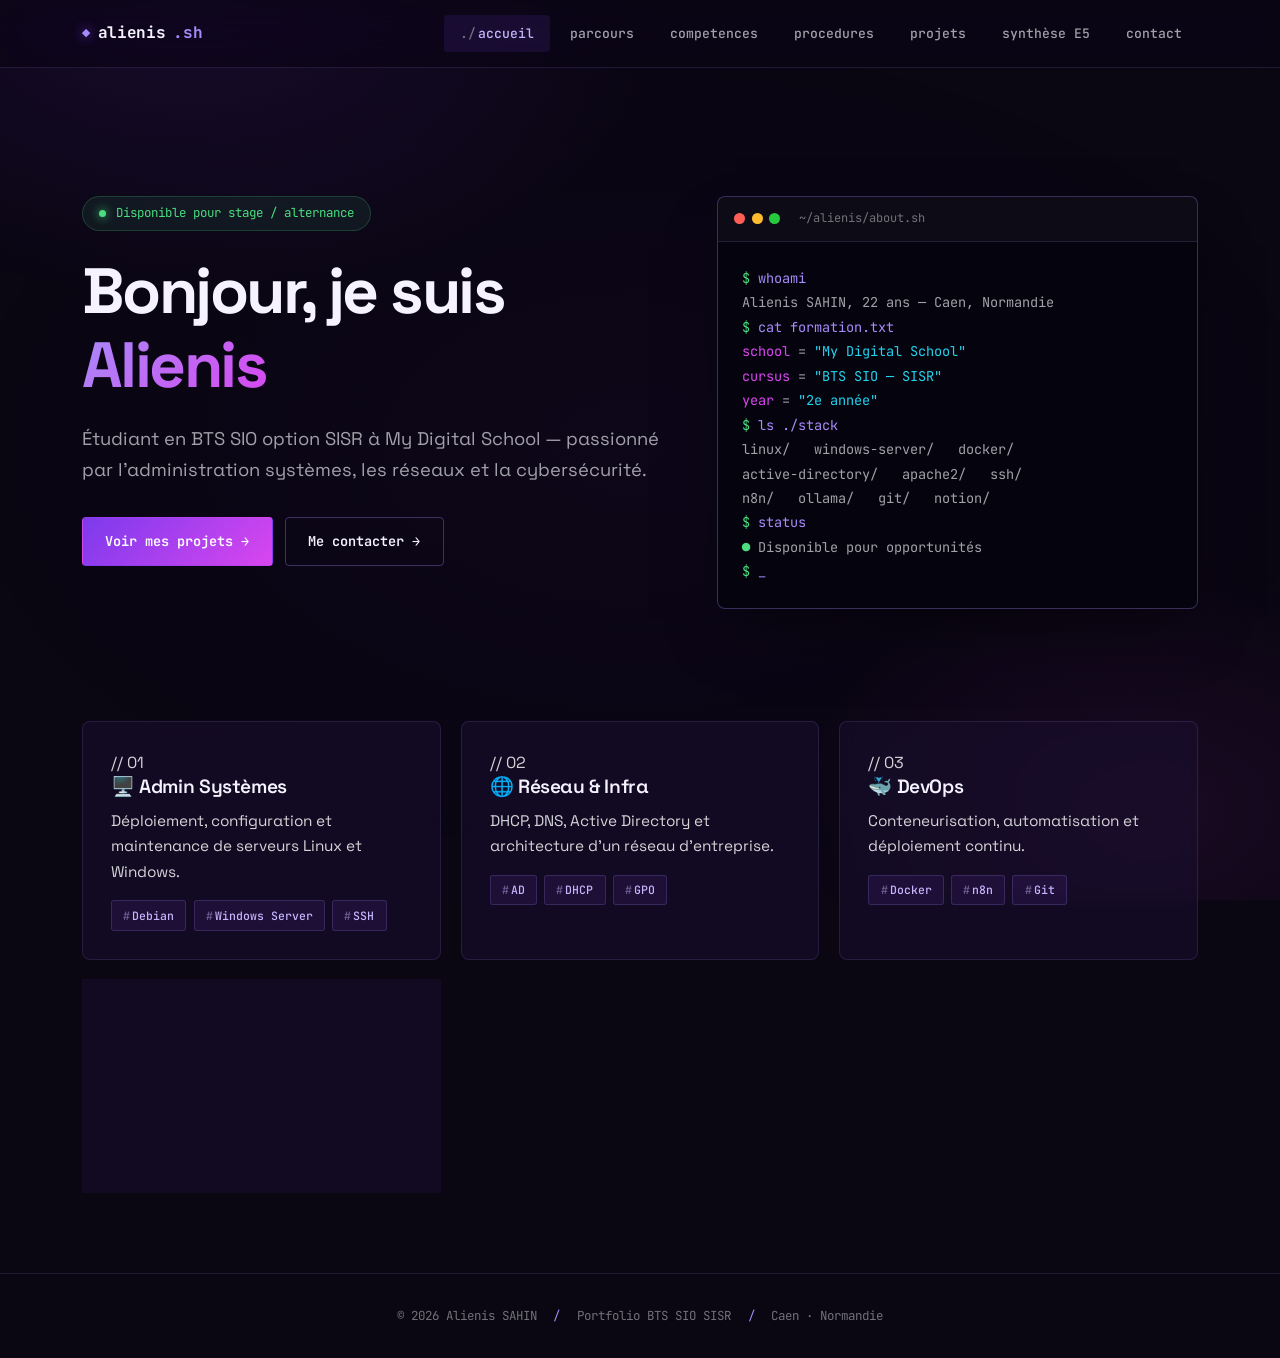
<file: index.html>
<!DOCTYPE html>
<html lang="fr">
<head>
    <meta charset="UTF-8">
    <meta name="viewport" content="width=device-width, initial-scale=1.0">
    <title>Alienis SAHIN — Admin Systèmes & Réseaux</title>
    <meta name="description" content="Portfolio d'Alienis SAHIN — Étudiant BTS SIO SISR. Administration systèmes, réseaux, cybersécurité et DevOps.">
    <link rel="stylesheet" href="style.css">
</head>
<body>
    <!-- Navigation -->
    <nav>
        <div class="nav-container">
            <a href="index.html" class="logo">alienis<span class="suffix">.sh</span></a>
            <button class="hamburger" id="hamburger-btn" aria-label="Menu"><span></span><span></span><span></span></button>
            <ul class="nav-links" id="nav-links">
                <li><a href="index.html" class="active">accueil</a></li>
                <li><a href="parcours.html">parcours</a></li>
                <li><a href="competences.html">competences</a></li>
                <li><a href="procedures.html">procedures</a></li>
                <li><a href="projets.html">projets</a></li>
                <li><a href="synthese-e5.html">synthèse E5</a></li>
                <li><a href="contact.html">contact</a></li>
            </ul>
        </div>
    </nav>
    <div class="nav-overlay" id="nav-overlay"></div>

    <main>
        <div class="container">
            <section class="hero">
                <div class="hero-grid">
                    <div>
                        <div class="hero-badge">
                            <span class="dot"></span>
                            Disponible pour stage / alternance
                        </div>

                        <h1>Bonjour, je suis <span class="accent">Alienis</span></h1>

                        <p class="subtitle">
                            Étudiant en BTS SIO option SISR à My Digital School — passionné par
                            l'administration systèmes, les réseaux et la cybersécurité.
                        </p>

                        <div class="hero-actions">
                            <a href="projets.html" class="btn btn-primary">
                                Voir mes projets <span class="arrow">→</span>
                            </a>
                            <a href="contact.html" class="btn btn-ghost">
                                Me contacter <span class="arrow">→</span>
                            </a>
                        </div>
                    </div>

                    <div class="terminal-card">
                        <div class="terminal-header">
                            <span class="dot-red"></span>
                            <span class="dot-yellow"></span>
                            <span class="dot-green"></span>
                            <span class="path">~/alienis/about.sh</span>
                        </div>
                        <div class="terminal-body">
                            <div class="cmd">whoami</div>
                            <div class="out">Alienis SAHIN, 22 ans — Caen, Normandie</div>

                            <div class="cmd">cat formation.txt</div>
                            <div class="out">
                                <span class="key">school</span> = <span class="val">"My Digital School"</span><br>
                                <span class="key">cursus</span> = <span class="val">"BTS SIO — SISR"</span><br>
                                <span class="key">year</span>   = <span class="val">"2e année"</span>
                            </div>

                            <div class="cmd">ls ./stack</div>
                            <div class="out">
                                linux/ &nbsp; windows-server/ &nbsp; docker/ <br>
                                active-directory/ &nbsp; apache2/ &nbsp; ssh/ <br>
                                n8n/ &nbsp; ollama/ &nbsp; git/ &nbsp; notion/
                            </div>

                            <div class="cmd">status</div>
                            <div class="out">
                                <span style="color: var(--green);">●</span> Disponible pour opportunités
                            </div>

                            <div class="cmd"><span style="animation: blink 1.2s step-end infinite;">_</span></div>
                        </div>
                    </div>
                </div>
            </section>

            <!-- Quick highlights -->
            <section style="margin-top: 4rem;">
                <div class="competence-grid">
                    <div class="card animate-in delay-1">
                        <div class="card-num">// 01</div>
                        <h3><span class="icon">🖥️</span> Admin Systèmes</h3>
                        <p>Déploiement, configuration et maintenance de serveurs Linux et Windows.</p>
                        <div class="tags">
                            <span class="tag">Debian</span>
                            <span class="tag">Windows Server</span>
                            <span class="tag">SSH</span>
                        </div>
                    </div>

                    <div class="card animate-in delay-2">
                        <div class="card-num">// 02</div>
                        <h3><span class="icon">🌐</span> Réseau & Infra</h3>
                        <p>DHCP, DNS, Active Directory et architecture d'un réseau d'entreprise.</p>
                        <div class="tags">
                            <span class="tag">AD</span>
                            <span class="tag">DHCP</span>
                            <span class="tag">GPO</span>
                        </div>
                    </div>

                    <div class="card animate-in delay-3">
                        <div class="card-num">// 03</div>
                        <h3><span class="icon">🐳</span> DevOps</h3>
                        <p>Conteneurisation, automatisation et déploiement continu.</p>
                        <div class="tags">
                            <span class="tag">Docker</span>
                            <span class="tag">n8n</span>
                            <span class="tag">Git</span>
                        </div>
                    </div>

                    <div class="card animate-in delay-4">
                        <div class="card-num">// 04</div>
                        <h3><span class="icon">🔒</span> Cybersécurité</h3>
                        <p>RGPD, sécurisation des infrastructures et protection de la donnée.</p>
                        <div class="tags">
                            <span class="tag">RGPD</span>
                            <span class="tag">Firewall</span>
                            <span class="tag">SSL</span>
                        </div>
                    </div>
                </div>
            </section>
        </div>
    </main>

    <footer>
        <span>© 2026 Alienis SAHIN</span>
        <span class="sep">/</span>
        <span>Portfolio BTS SIO SISR</span>
        <span class="sep">/</span>
        <span>Caen · Normandie</span>
    </footer>

    <script src="app.js"></script>
</body>
</html>
</file>
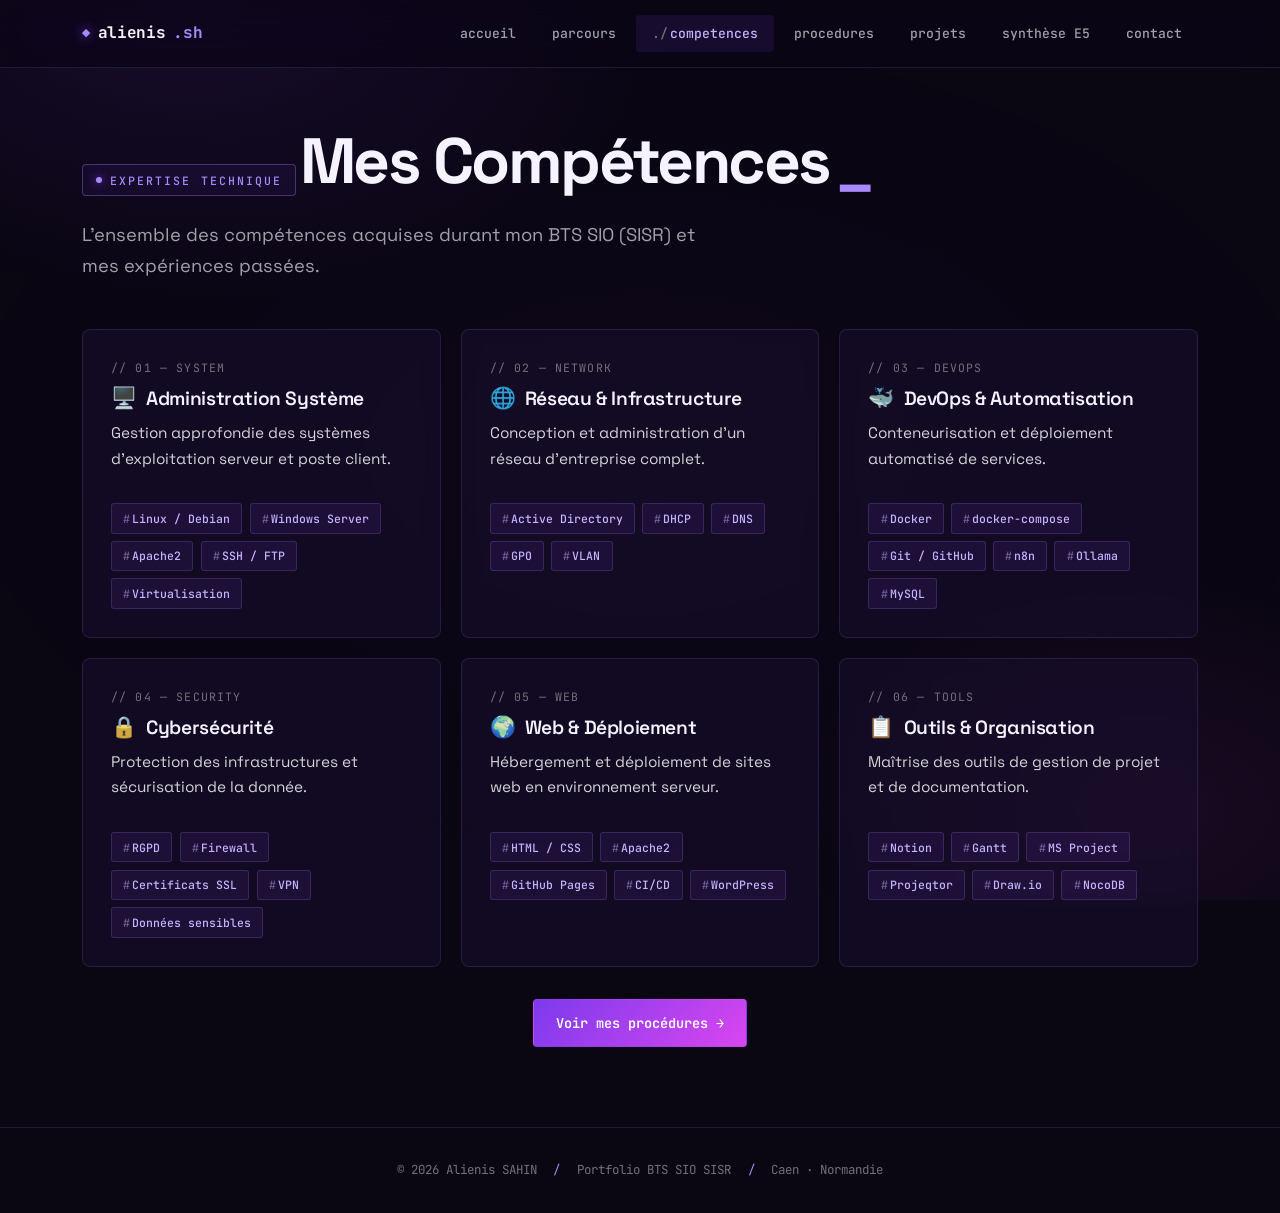
<file: competences.html>
<!DOCTYPE html>
<html lang="fr">
<head>
    <meta charset="UTF-8">
    <meta name="viewport" content="width=device-width, initial-scale=1.0">
    <title>Compétences | Alienis SAHIN</title>
    <meta name="description" content="Compétences techniques d'Alienis SAHIN — Admin sys, DevOps, cybersécurité.">
    <link rel="stylesheet" href="style.css">
</head>
<body>
    <nav>
        <div class="nav-container">
            <a href="index.html" class="logo">alienis<span class="suffix">.sh</span></a>
            <button class="hamburger" id="hamburger-btn" aria-label="Menu"><span></span><span></span><span></span></button>
            <ul class="nav-links" id="nav-links">
                <li><a href="index.html">accueil</a></li>
                <li><a href="parcours.html">parcours</a></li>
                <li><a href="competences.html" class="active">competences</a></li>
                <li><a href="procedures.html">procedures</a></li>
                <li><a href="projets.html">projets</a></li>
                <li><a href="synthese-e5.html">synthèse E5</a></li>
                <li><a href="contact.html">contact</a></li>
            </ul>
        </div>
    </nav>
    <div class="nav-overlay" id="nav-overlay"></div>

    <main>
        <div class="container">
            <section class="section-header animate-in">
                <span class="label">Expertise technique</span>
                <h1>Mes Compétences</h1>
                <p class="subtitle">L'ensemble des compétences acquises durant mon BTS SIO (SISR) et mes expériences passées.</p>
            </section>

            <div class="competence-grid">
                <div class="card competence-card animate-in delay-1">
                    <div class="card-num">// 01 — SYSTEM</div>
                    <h3><span class="icon">🖥️</span> Administration Système</h3>
                    <p>Gestion approfondie des systèmes d'exploitation serveur et poste client.</p>
                    <div class="tags">
                        <span class="tag">Linux / Debian</span>
                        <span class="tag">Windows Server</span>
                        <span class="tag">Apache2</span>
                        <span class="tag">SSH / FTP</span>
                        <span class="tag">Virtualisation</span>
                    </div>
                </div>

                <div class="card competence-card animate-in delay-2">
                    <div class="card-num">// 02 — NETWORK</div>
                    <h3><span class="icon">🌐</span> Réseau &amp; Infrastructure</h3>
                    <p>Conception et administration d'un réseau d'entreprise complet.</p>
                    <div class="tags">
                        <span class="tag">Active Directory</span>
                        <span class="tag">DHCP</span>
                        <span class="tag">DNS</span>
                        <span class="tag">GPO</span>
                        <span class="tag">VLAN</span>
                    </div>
                </div>

                <div class="card competence-card animate-in delay-3">
                    <div class="card-num">// 03 — DEVOPS</div>
                    <h3><span class="icon">🐳</span> DevOps &amp; Automatisation</h3>
                    <p>Conteneurisation et déploiement automatisé de services.</p>
                    <div class="tags">
                        <span class="tag">Docker</span>
                        <span class="tag">docker-compose</span>
                        <span class="tag">Git / GitHub</span>
                        <span class="tag">n8n</span>
                        <span class="tag">Ollama</span>
                        <span class="tag">MySQL</span>
                    </div>
                </div>

                <div class="card competence-card animate-in delay-4">
                    <div class="card-num">// 04 — SECURITY</div>
                    <h3><span class="icon">🔒</span> Cybersécurité</h3>
                    <p>Protection des infrastructures et sécurisation de la donnée.</p>
                    <div class="tags">
                        <span class="tag">RGPD</span>
                        <span class="tag">Firewall</span>
                        <span class="tag">Certificats SSL</span>
                        <span class="tag">VPN</span>
                        <span class="tag">Données sensibles</span>
                    </div>
                </div>

                <div class="card competence-card animate-in delay-5">
                    <div class="card-num">// 05 — WEB</div>
                    <h3><span class="icon">🌍</span> Web &amp; Déploiement</h3>
                    <p>Hébergement et déploiement de sites web en environnement serveur.</p>
                    <div class="tags">
                        <span class="tag">HTML / CSS</span>
                        <span class="tag">Apache2</span>
                        <span class="tag">GitHub Pages</span>
                        <span class="tag">CI/CD</span>
                        <span class="tag">WordPress</span>
                    </div>
                </div>

                <div class="card competence-card animate-in delay-6">
                    <div class="card-num">// 06 — TOOLS</div>
                    <h3><span class="icon">📋</span> Outils &amp; Organisation</h3>
                    <p>Maîtrise des outils de gestion de projet et de documentation.</p>
                    <div class="tags">
                        <span class="tag">Notion</span>
                        <span class="tag">Gantt</span>
                        <span class="tag">MS Project</span>
                        <span class="tag">Projeqtor</span>
                        <span class="tag">Draw.io</span>
                        <span class="tag">NocoDB</span>
                    </div>
                </div>
            </div>

            <div class="text-center mt-4">
                <a href="procedures.html" class="btn btn-primary">
                    Voir mes procédures <span class="arrow">→</span>
                </a>
            </div>
        </div>
    </main>

    <footer>
        <span>© 2026 Alienis SAHIN</span>
        <span class="sep">/</span>
        <span>Portfolio BTS SIO SISR</span>
        <span class="sep">/</span>
        <span>Caen · Normandie</span>
    </footer>

    <script src="app.js"></script>
</body>
</html>
</file>
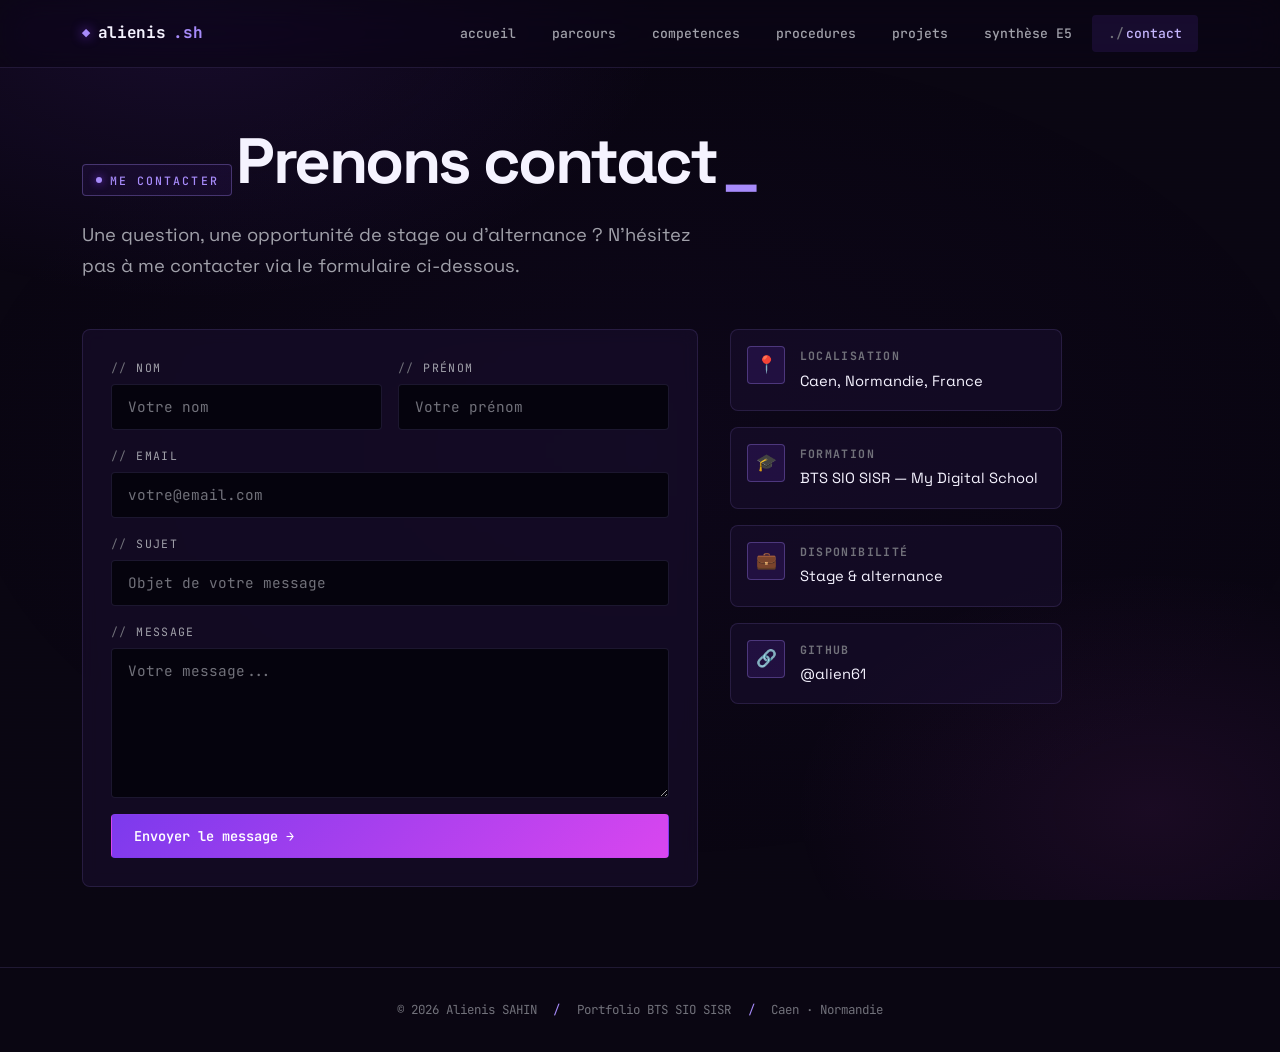
<file: contact.html>
<!DOCTYPE html>
<html lang="fr">
<head>
    <meta charset="UTF-8">
    <meta name="viewport" content="width=device-width, initial-scale=1.0">
    <title>Contact | Alienis SAHIN</title>
    <meta name="description" content="Contactez Alienis SAHIN — Disponible pour stage et alternance.">
    <link rel="stylesheet" href="style.css">
</head>
<body>
    <nav>
        <div class="nav-container">
            <a href="index.html" class="logo">alienis<span class="suffix">.sh</span></a>
            <button class="hamburger" id="hamburger-btn" aria-label="Menu"><span></span><span></span><span></span></button>
            <ul class="nav-links" id="nav-links">
                <li><a href="index.html">accueil</a></li>
                <li><a href="parcours.html">parcours</a></li>
                <li><a href="competences.html">competences</a></li>
                <li><a href="procedures.html">procedures</a></li>
                <li><a href="projets.html">projets</a></li>
                <li><a href="synthese-e5.html">synthèse E5</a></li>
                <li><a href="contact.html" class="active">contact</a></li>
            </ul>
        </div>
    </nav>
    <div class="nav-overlay" id="nav-overlay"></div>

    <main>
        <div class="container">
            <section class="section-header animate-in">
                <span class="label">Me contacter</span>
                <h1>Prenons contact</h1>
                <p class="subtitle">
                    Une question, une opportunité de stage ou d'alternance ?
                    N'hésitez pas à me contacter via le formulaire ci-dessous.
                </p>
            </section>

            <div class="contact-wrap">
                <div class="card animate-in delay-1">
                    <form id="contact-form" onsubmit="handleSubmit(event)">
                        <div class="form-row">
                            <div class="form-group">
                                <label for="name">Nom</label>
                                <input type="text" id="name" name="name" placeholder="Votre nom" required>
                            </div>
                            <div class="form-group">
                                <label for="firstname">Prénom</label>
                                <input type="text" id="firstname" name="firstname" placeholder="Votre prénom" required>
                            </div>
                        </div>
                        <div class="form-group">
                            <label for="email">Email</label>
                            <input type="email" id="email" name="email" placeholder="votre@email.com" required>
                        </div>
                        <div class="form-group">
                            <label for="subject">Sujet</label>
                            <input type="text" id="subject" name="subject" placeholder="Objet de votre message" required>
                        </div>
                        <div class="form-group">
                            <label for="message">Message</label>
                            <textarea id="message" name="message" placeholder="Votre message..." required></textarea>
                        </div>
                        <button type="submit" class="btn btn-primary">
                            Envoyer le message <span class="arrow">→</span>
                        </button>
                    </form>
                    <div id="form-success">
                        ✓ Message envoyé. Je vous réponds dans les plus brefs délais.
                    </div>
                </div>

                <div class="contact-info animate-in delay-2">
                    <div class="contact-info-item">
                        <div class="icon">📍</div>
                        <div class="info">
                            <strong>Localisation</strong>
                            <span>Caen, Normandie, France</span>
                        </div>
                    </div>
                    <div class="contact-info-item">
                        <div class="icon">🎓</div>
                        <div class="info">
                            <strong>Formation</strong>
                            <span>BTS SIO SISR — My Digital School</span>
                        </div>
                    </div>
                    <div class="contact-info-item">
                        <div class="icon">💼</div>
                        <div class="info">
                            <strong>Disponibilité</strong>
                            <span>Stage &amp; alternance</span>
                        </div>
                    </div>
                    <div class="contact-info-item">
                        <div class="icon">🔗</div>
                        <div class="info">
                            <strong>GitHub</strong>
                            <span>@alien61</span>
                        </div>
                    </div>
                </div>
            </div>
        </div>
    </main>

    <footer>
        <span>© 2026 Alienis SAHIN</span>
        <span class="sep">/</span>
        <span>Portfolio BTS SIO SISR</span>
        <span class="sep">/</span>
        <span>Caen · Normandie</span>
    </footer>

    <script src="app.js"></script>
</body>
</html>
</file>
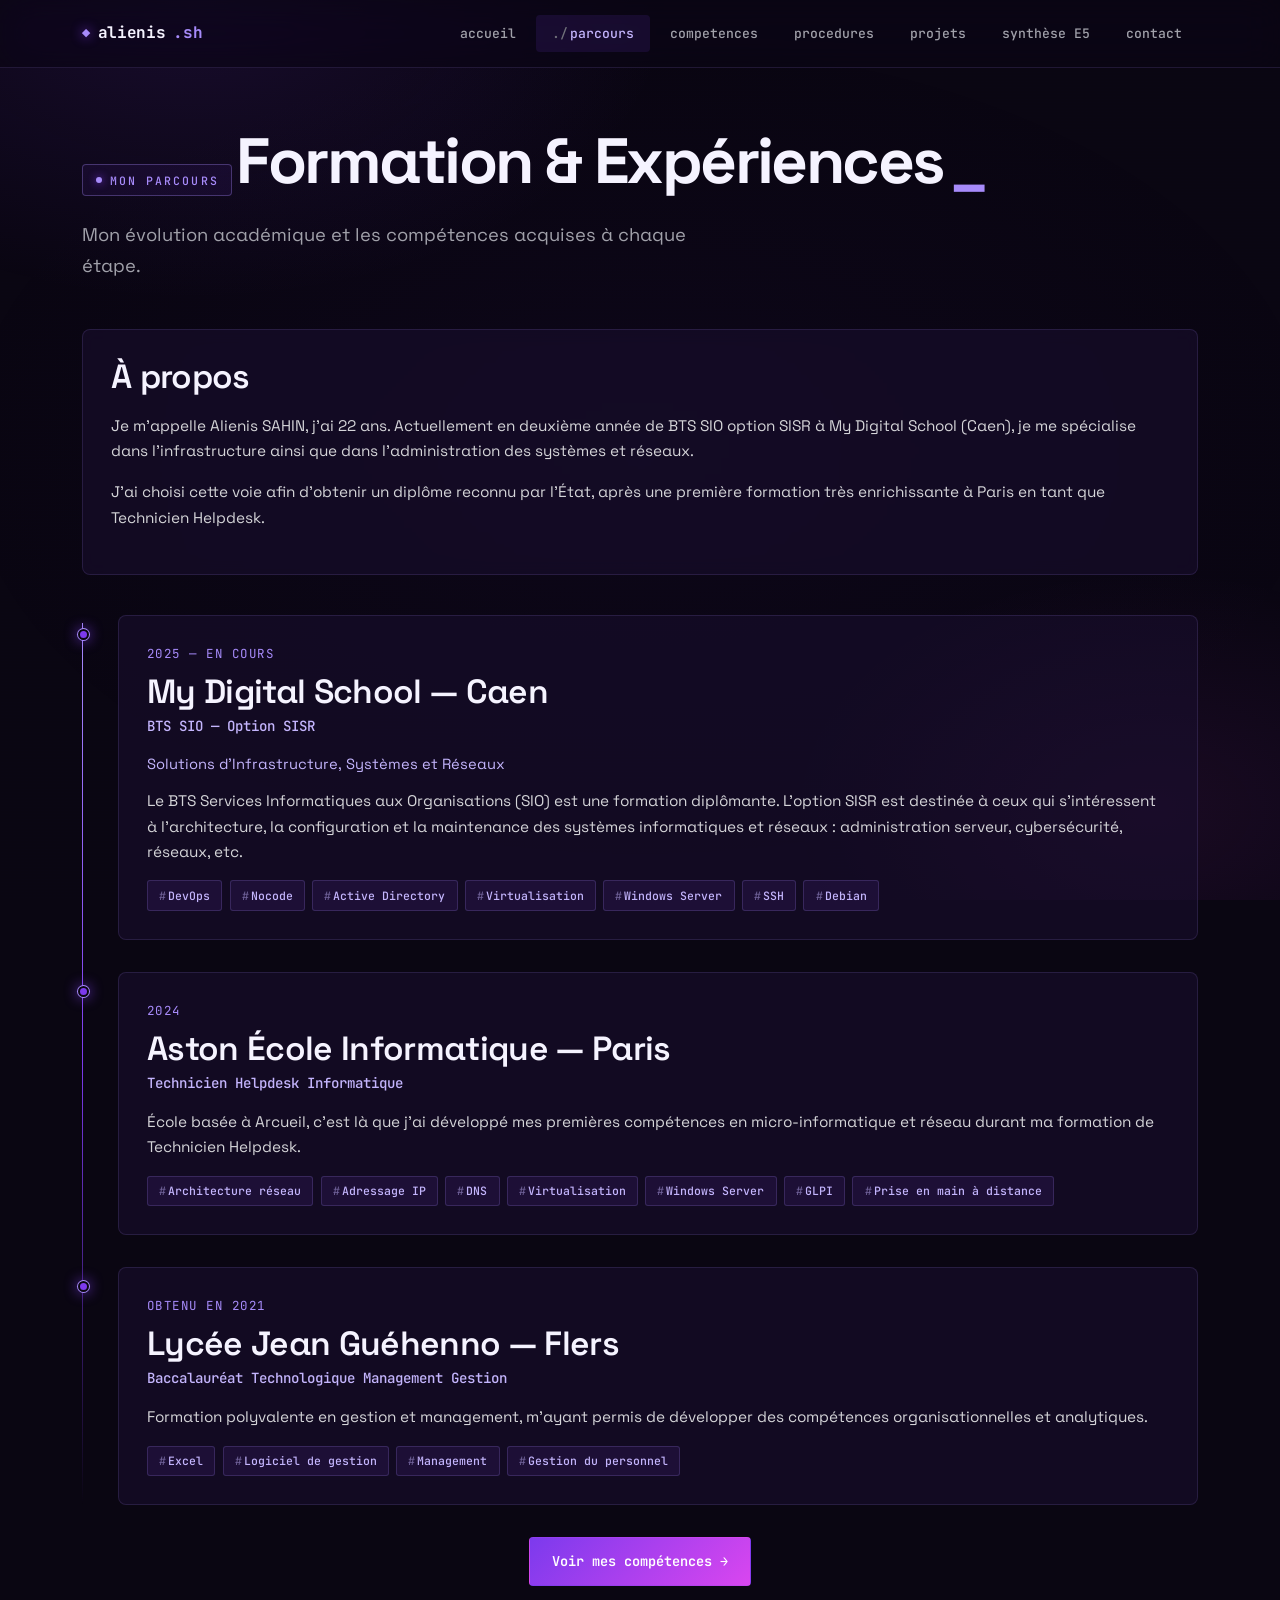
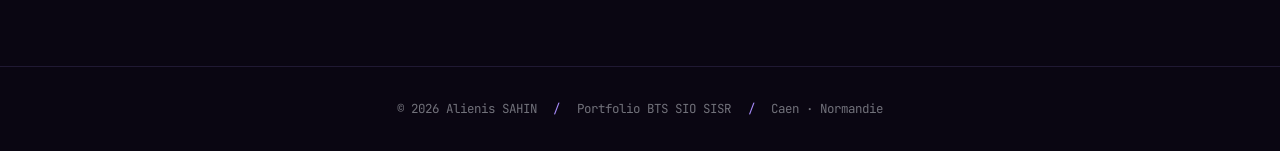
<file: parcours.html>
<!DOCTYPE html>
<html lang="fr">
<head>
    <meta charset="UTF-8">
    <meta name="viewport" content="width=device-width, initial-scale=1.0">
    <title>Parcours | Alienis SAHIN</title>
    <meta name="description" content="Parcours académique d'Alienis SAHIN — Du Baccalauréat au BTS SIO SISR.">
    <link rel="stylesheet" href="style.css">
</head>
<body>
    <nav>
        <div class="nav-container">
            <a href="index.html" class="logo">alienis<span class="suffix">.sh</span></a>
            <button class="hamburger" id="hamburger-btn" aria-label="Menu"><span></span><span></span><span></span></button>
            <ul class="nav-links" id="nav-links">
                <li><a href="index.html">accueil</a></li>
                <li><a href="parcours.html" class="active">parcours</a></li>
                <li><a href="competences.html">competences</a></li>
                <li><a href="procedures.html">procedures</a></li>
                <li><a href="projets.html">projets</a></li>
                <li><a href="synthese-e5.html">synthèse E5</a></li>
                <li><a href="contact.html">contact</a></li>
            </ul>
        </div>
    </nav>
    <div class="nav-overlay" id="nav-overlay"></div>

    <main>
        <div class="container">
            <section class="section-header animate-in">
                <span class="label">Mon parcours</span>
                <h1>Formation &amp; Expériences</h1>
                <p class="subtitle">Mon évolution académique et les compétences acquises à chaque étape.</p>
            </section>

            <!-- About block (texte original préservé) -->
            <div class="card animate-in delay-1" style="margin-bottom: 2.5rem;">
                <h2>À propos</h2>
                <p>
                    Je m'appelle Alienis SAHIN, j'ai 22 ans. Actuellement en deuxième année de BTS SIO option
                    SISR à My Digital School (Caen), je me spécialise dans l'infrastructure ainsi que dans
                    l'administration des systèmes et réseaux.
                </p>
                <p>
                    J'ai choisi cette voie afin d'obtenir un diplôme reconnu par l'État, après une première
                    formation très enrichissante à Paris en tant que Technicien Helpdesk.
                </p>
            </div>

            <!-- Timeline -->
            <div class="timeline">
                <div class="timeline-item animate-in delay-2">
                    <div class="card">
                        <span class="timeline-date">2025 — en cours</span>
                        <h2>My Digital School — Caen</h2>
                        <span class="role">BTS SIO — Option SISR</span>
                        <p style="color: var(--violet-glow); font-size: 0.92rem; margin-bottom: 0.75rem;">
                            Solutions d'Infrastructure, Systèmes et Réseaux
                        </p>
                        <p>
                            Le BTS Services Informatiques aux Organisations (SIO) est une formation diplômante.
                            L'option SISR est destinée à ceux qui s'intéressent à l'architecture, la configuration
                            et la maintenance des systèmes informatiques et réseaux : administration serveur,
                            cybersécurité, réseaux, etc.
                        </p>
                        <div class="tags">
                            <span class="tag">DevOps</span>
                            <span class="tag">Nocode</span>
                            <span class="tag">Active Directory</span>
                            <span class="tag">Virtualisation</span>
                            <span class="tag">Windows Server</span>
                            <span class="tag">SSH</span>
                            <span class="tag">Debian</span>
                        </div>
                    </div>
                </div>

                <div class="timeline-item animate-in delay-3">
                    <div class="card">
                        <span class="timeline-date">2024</span>
                        <h2>Aston École Informatique — Paris</h2>
                        <span class="role">Technicien Helpdesk Informatique</span>
                        <p>
                            École basée à Arcueil, c'est là que j'ai développé mes premières compétences en
                            micro-informatique et réseau durant ma formation de Technicien Helpdesk.
                        </p>
                        <div class="tags">
                            <span class="tag">Architecture réseau</span>
                            <span class="tag">Adressage IP</span>
                            <span class="tag">DNS</span>
                            <span class="tag">Virtualisation</span>
                            <span class="tag">Windows Server</span>
                            <span class="tag">GLPI</span>
                            <span class="tag">Prise en main à distance</span>
                        </div>
                    </div>
                </div>

                <div class="timeline-item animate-in delay-4">
                    <div class="card">
                        <span class="timeline-date">Obtenu en 2021</span>
                        <h2>Lycée Jean Guéhenno — Flers</h2>
                        <span class="role">Baccalauréat Technologique Management Gestion</span>
                        <p>
                            Formation polyvalente en gestion et management, m'ayant permis de développer des
                            compétences organisationnelles et analytiques.
                        </p>
                        <div class="tags">
                            <span class="tag">Excel</span>
                            <span class="tag">Logiciel de gestion</span>
                            <span class="tag">Management</span>
                            <span class="tag">Gestion du personnel</span>
                        </div>
                    </div>
                </div>
            </div>

            <div class="text-center mt-4">
                <a href="competences.html" class="btn btn-primary">
                    Voir mes compétences <span class="arrow">→</span>
                </a>
            </div>
        </div>
    </main>

    <footer>
        <span>© 2026 Alienis SAHIN</span>
        <span class="sep">/</span>
        <span>Portfolio BTS SIO SISR</span>
        <span class="sep">/</span>
        <span>Caen · Normandie</span>
    </footer>

    <script src="app.js"></script>
</body>
</html>
</file>
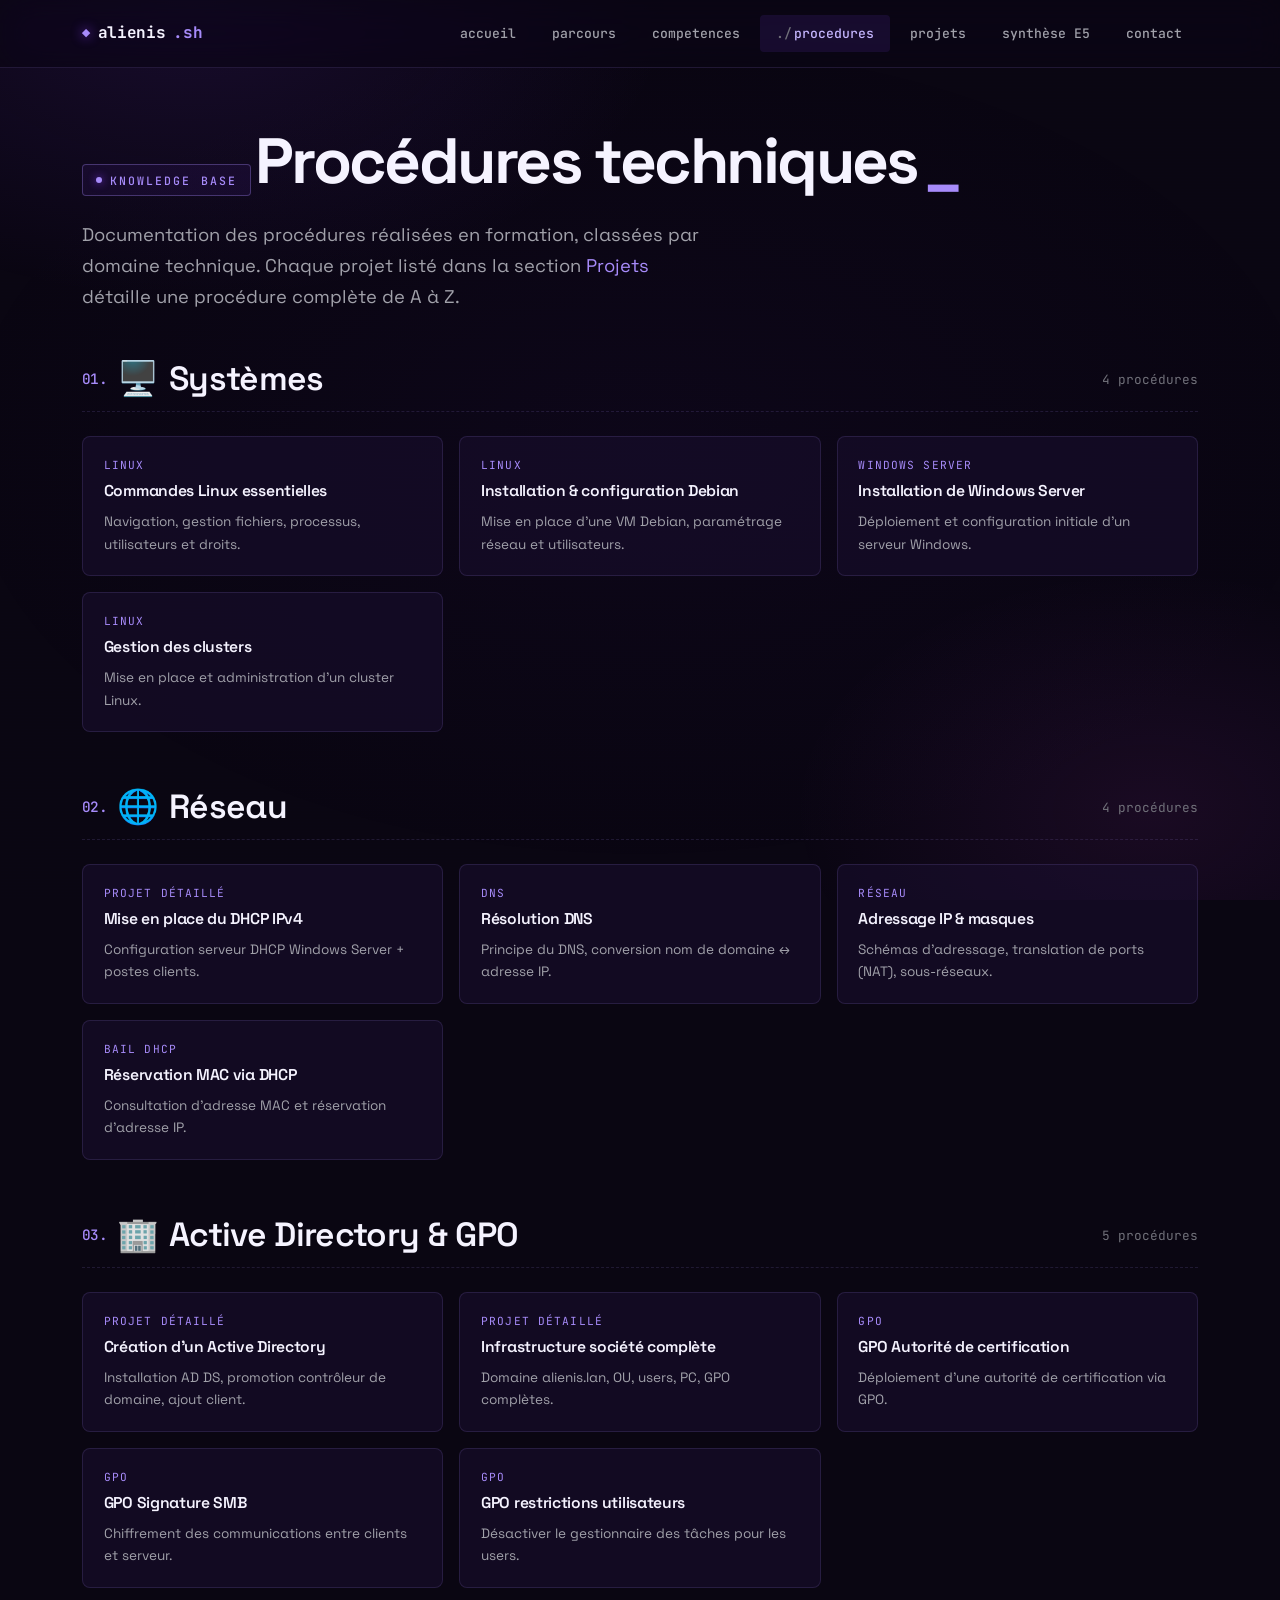
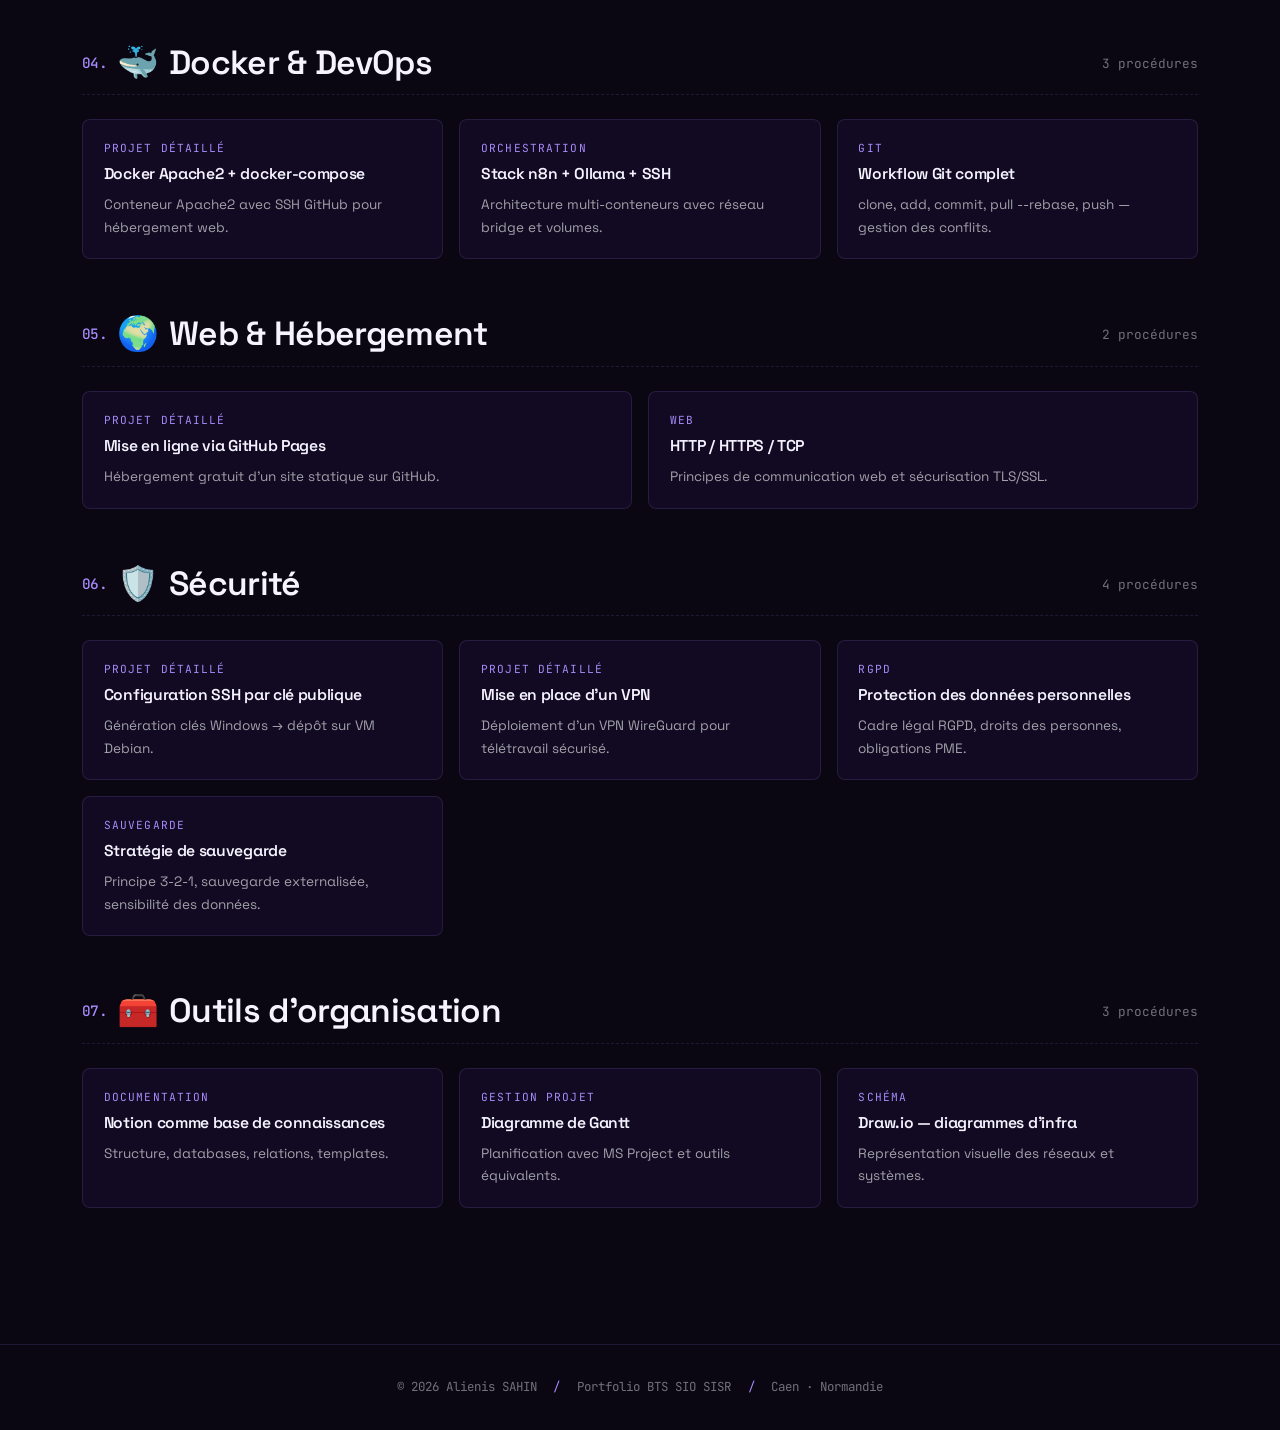
<file: procedures.html>
<!DOCTYPE html>
<html lang="fr">
<head>
    <meta charset="UTF-8">
    <meta name="viewport" content="width=device-width, initial-scale=1.0">
    <title>Procédures | Alienis SAHIN</title>
    <meta name="description" content="Procédures techniques d'Alienis SAHIN — Classées par domaine : système, réseau, Docker, AD, sécurité.">
    <link rel="stylesheet" href="style.css">
</head>
<body>
    <nav>
        <div class="nav-container">
            <a href="index.html" class="logo">alienis<span class="suffix">.sh</span></a>
            <button class="hamburger" id="hamburger-btn" aria-label="Menu"><span></span><span></span><span></span></button>
            <ul class="nav-links" id="nav-links">
                <li><a href="index.html">accueil</a></li>
                <li><a href="parcours.html">parcours</a></li>
                <li><a href="competences.html">competences</a></li>
                <li><a href="procedures.html" class="active">procedures</a></li>
                <li><a href="projets.html">projets</a></li>
                <li><a href="synthese-e5.html">synthèse E5</a></li>
                <li><a href="contact.html">contact</a></li>
            </ul>
        </div>
    </nav>
    <div class="nav-overlay" id="nav-overlay"></div>

    <main>
        <div class="container">
            <section class="section-header animate-in">
                <span class="label">Knowledge base</span>
                <h1>Procédures techniques</h1>
                <p class="subtitle">
                    Documentation des procédures réalisées en formation, classées par domaine
                    technique. Chaque projet listé dans la section <a href="projets.html" style="color: var(--violet-light);">Projets</a> détaille une procédure complète de A à Z.
                </p>
            </section>

            <!-- 01 — SYSTÈMES -->
            <section class="theme-section animate-in delay-1">
                <div class="theme-header">
                    <h2 data-num="01."><span>🖥️</span> Systèmes</h2>
                    <span class="count">4 procédures</span>
                </div>
                <div class="procedure-list">
                    <div class="procedure-item">
                        <span class="proc-type">Linux</span>
                        <h4>Commandes Linux essentielles</h4>
                        <p>Navigation, gestion fichiers, processus, utilisateurs et droits.</p>
                    </div>
                    <div class="procedure-item">
                        <span class="proc-type">Linux</span>
                        <h4>Installation &amp; configuration Debian</h4>
                        <p>Mise en place d'une VM Debian, paramétrage réseau et utilisateurs.</p>
                    </div>
                    <div class="procedure-item">
                        <span class="proc-type">Windows Server</span>
                        <h4>Installation de Windows Server</h4>
                        <p>Déploiement et configuration initiale d'un serveur Windows.</p>
                    </div>
                    <div class="procedure-item">
                        <span class="proc-type">Linux</span>
                        <h4>Gestion des clusters</h4>
                        <p>Mise en place et administration d'un cluster Linux.</p>
                    </div>
                </div>
            </section>

            <!-- 02 — RÉSEAU -->
            <section class="theme-section animate-in delay-2">
                <div class="theme-header">
                    <h2 data-num="02."><span>🌐</span> Réseau</h2>
                    <span class="count">4 procédures</span>
                </div>
                <div class="procedure-list">
                    <a href="projet-dhcp.html" class="procedure-item" style="text-decoration: none; color: inherit;">
                        <span class="proc-type">Projet détaillé</span>
                        <h4>Mise en place du DHCP IPv4</h4>
                        <p>Configuration serveur DHCP Windows Server + postes clients.</p>
                    </a>
                    <div class="procedure-item">
                        <span class="proc-type">DNS</span>
                        <h4>Résolution DNS</h4>
                        <p>Principe du DNS, conversion nom de domaine ↔ adresse IP.</p>
                    </div>
                    <div class="procedure-item">
                        <span class="proc-type">Réseau</span>
                        <h4>Adressage IP &amp; masques</h4>
                        <p>Schémas d'adressage, translation de ports (NAT), sous-réseaux.</p>
                    </div>
                    <div class="procedure-item">
                        <span class="proc-type">Bail DHCP</span>
                        <h4>Réservation MAC via DHCP</h4>
                        <p>Consultation d'adresse MAC et réservation d'adresse IP.</p>
                    </div>
                </div>
            </section>

            <!-- 03 — ACTIVE DIRECTORY & GPO -->
            <section class="theme-section animate-in delay-3">
                <div class="theme-header">
                    <h2 data-num="03."><span>🏢</span> Active Directory &amp; GPO</h2>
                    <span class="count">5 procédures</span>
                </div>
                <div class="procedure-list">
                    <a href="projet-active-directory.html" class="procedure-item" style="text-decoration: none; color: inherit;">
                        <span class="proc-type">Projet détaillé</span>
                        <h4>Création d'un Active Directory</h4>
                        <p>Installation AD DS, promotion contrôleur de domaine, ajout client.</p>
                    </a>
                    <a href="projet-societe-alienis.html" class="procedure-item" style="text-decoration: none; color: inherit;">
                        <span class="proc-type">Projet détaillé</span>
                        <h4>Infrastructure société complète</h4>
                        <p>Domaine alienis.lan, OU, users, PC, GPO complètes.</p>
                    </a>
                    <div class="procedure-item">
                        <span class="proc-type">GPO</span>
                        <h4>GPO Autorité de certification</h4>
                        <p>Déploiement d'une autorité de certification via GPO.</p>
                    </div>
                    <div class="procedure-item">
                        <span class="proc-type">GPO</span>
                        <h4>GPO Signature SMB</h4>
                        <p>Chiffrement des communications entre clients et serveur.</p>
                    </div>
                    <div class="procedure-item">
                        <span class="proc-type">GPO</span>
                        <h4>GPO restrictions utilisateurs</h4>
                        <p>Désactiver le gestionnaire des tâches pour les users.</p>
                    </div>
                </div>
            </section>

            <!-- 04 — DOCKER & DEVOPS -->
            <section class="theme-section animate-in delay-4">
                <div class="theme-header">
                    <h2 data-num="04."><span>🐳</span> Docker &amp; DevOps</h2>
                    <span class="count">3 procédures</span>
                </div>
                <div class="procedure-list">
                    <a href="projet-docker-apache.html" class="procedure-item" style="text-decoration: none; color: inherit;">
                        <span class="proc-type">Projet détaillé</span>
                        <h4>Docker Apache2 + docker-compose</h4>
                        <p>Conteneur Apache2 avec SSH GitHub pour hébergement web.</p>
                    </a>
                    <div class="procedure-item">
                        <span class="proc-type">Orchestration</span>
                        <h4>Stack n8n + Ollama + SSH</h4>
                        <p>Architecture multi-conteneurs avec réseau bridge et volumes.</p>
                    </div>
                    <div class="procedure-item">
                        <span class="proc-type">Git</span>
                        <h4>Workflow Git complet</h4>
                        <p>clone, add, commit, pull --rebase, push — gestion des conflits.</p>
                    </div>
                </div>
            </section>

            <!-- 05 — WEB -->
            <section class="theme-section animate-in delay-5">
                <div class="theme-header">
                    <h2 data-num="05."><span>🌍</span> Web &amp; Hébergement</h2>
                    <span class="count">2 procédures</span>
                </div>
                <div class="procedure-list">
                    <a href="projet-github-pages.html" class="procedure-item" style="text-decoration: none; color: inherit;">
                        <span class="proc-type">Projet détaillé</span>
                        <h4>Mise en ligne via GitHub Pages</h4>
                        <p>Hébergement gratuit d'un site statique sur GitHub.</p>
                    </a>
                    <div class="procedure-item">
                        <span class="proc-type">Web</span>
                        <h4>HTTP / HTTPS / TCP</h4>
                        <p>Principes de communication web et sécurisation TLS/SSL.</p>
                    </div>
                </div>
            </section>

            <!-- 06 — SÉCURITÉ -->
            <section class="theme-section animate-in delay-6">
                <div class="theme-header">
                    <h2 data-num="06."><span>🛡️</span> Sécurité</h2>
                    <span class="count">4 procédures</span>
                </div>
                <div class="procedure-list">
                    <a href="projet-ssh-keys.html" class="procedure-item" style="text-decoration: none; color: inherit;">
                        <span class="proc-type">Projet détaillé</span>
                        <h4>Configuration SSH par clé publique</h4>
                        <p>Génération clés Windows → dépôt sur VM Debian.</p>
                    </a>
                    <a href="projet-vpn.html" class="procedure-item" style="text-decoration: none; color: inherit;">
                        <span class="proc-type">Projet détaillé</span>
                        <h4>Mise en place d'un VPN</h4>
                        <p>Déploiement d'un VPN WireGuard pour télétravail sécurisé.</p>
                    </a>
                    <div class="procedure-item">
                        <span class="proc-type">RGPD</span>
                        <h4>Protection des données personnelles</h4>
                        <p>Cadre légal RGPD, droits des personnes, obligations PME.</p>
                    </div>
                    <div class="procedure-item">
                        <span class="proc-type">Sauvegarde</span>
                        <h4>Stratégie de sauvegarde</h4>
                        <p>Principe 3-2-1, sauvegarde externalisée, sensibilité des données.</p>
                    </div>
                </div>
            </section>

            <!-- 07 — OUTILS -->
            <section class="theme-section animate-in delay-6">
                <div class="theme-header">
                    <h2 data-num="07."><span>🧰</span> Outils d'organisation</h2>
                    <span class="count">3 procédures</span>
                </div>
                <div class="procedure-list">
                    <div class="procedure-item">
                        <span class="proc-type">Documentation</span>
                        <h4>Notion comme base de connaissances</h4>
                        <p>Structure, databases, relations, templates.</p>
                    </div>
                    <div class="procedure-item">
                        <span class="proc-type">Gestion projet</span>
                        <h4>Diagramme de Gantt</h4>
                        <p>Planification avec MS Project et outils équivalents.</p>
                    </div>
                    <div class="procedure-item">
                        <span class="proc-type">Schéma</span>
                        <h4>Draw.io — diagrammes d'infra</h4>
                        <p>Représentation visuelle des réseaux et systèmes.</p>
                    </div>
                </div>
            </section>
        </div>
    </main>

    <footer>
        <span>© 2026 Alienis SAHIN</span>
        <span class="sep">/</span>
        <span>Portfolio BTS SIO SISR</span>
        <span class="sep">/</span>
        <span>Caen · Normandie</span>
    </footer>

    <script src="app.js"></script>
</body>
</html>
</file>
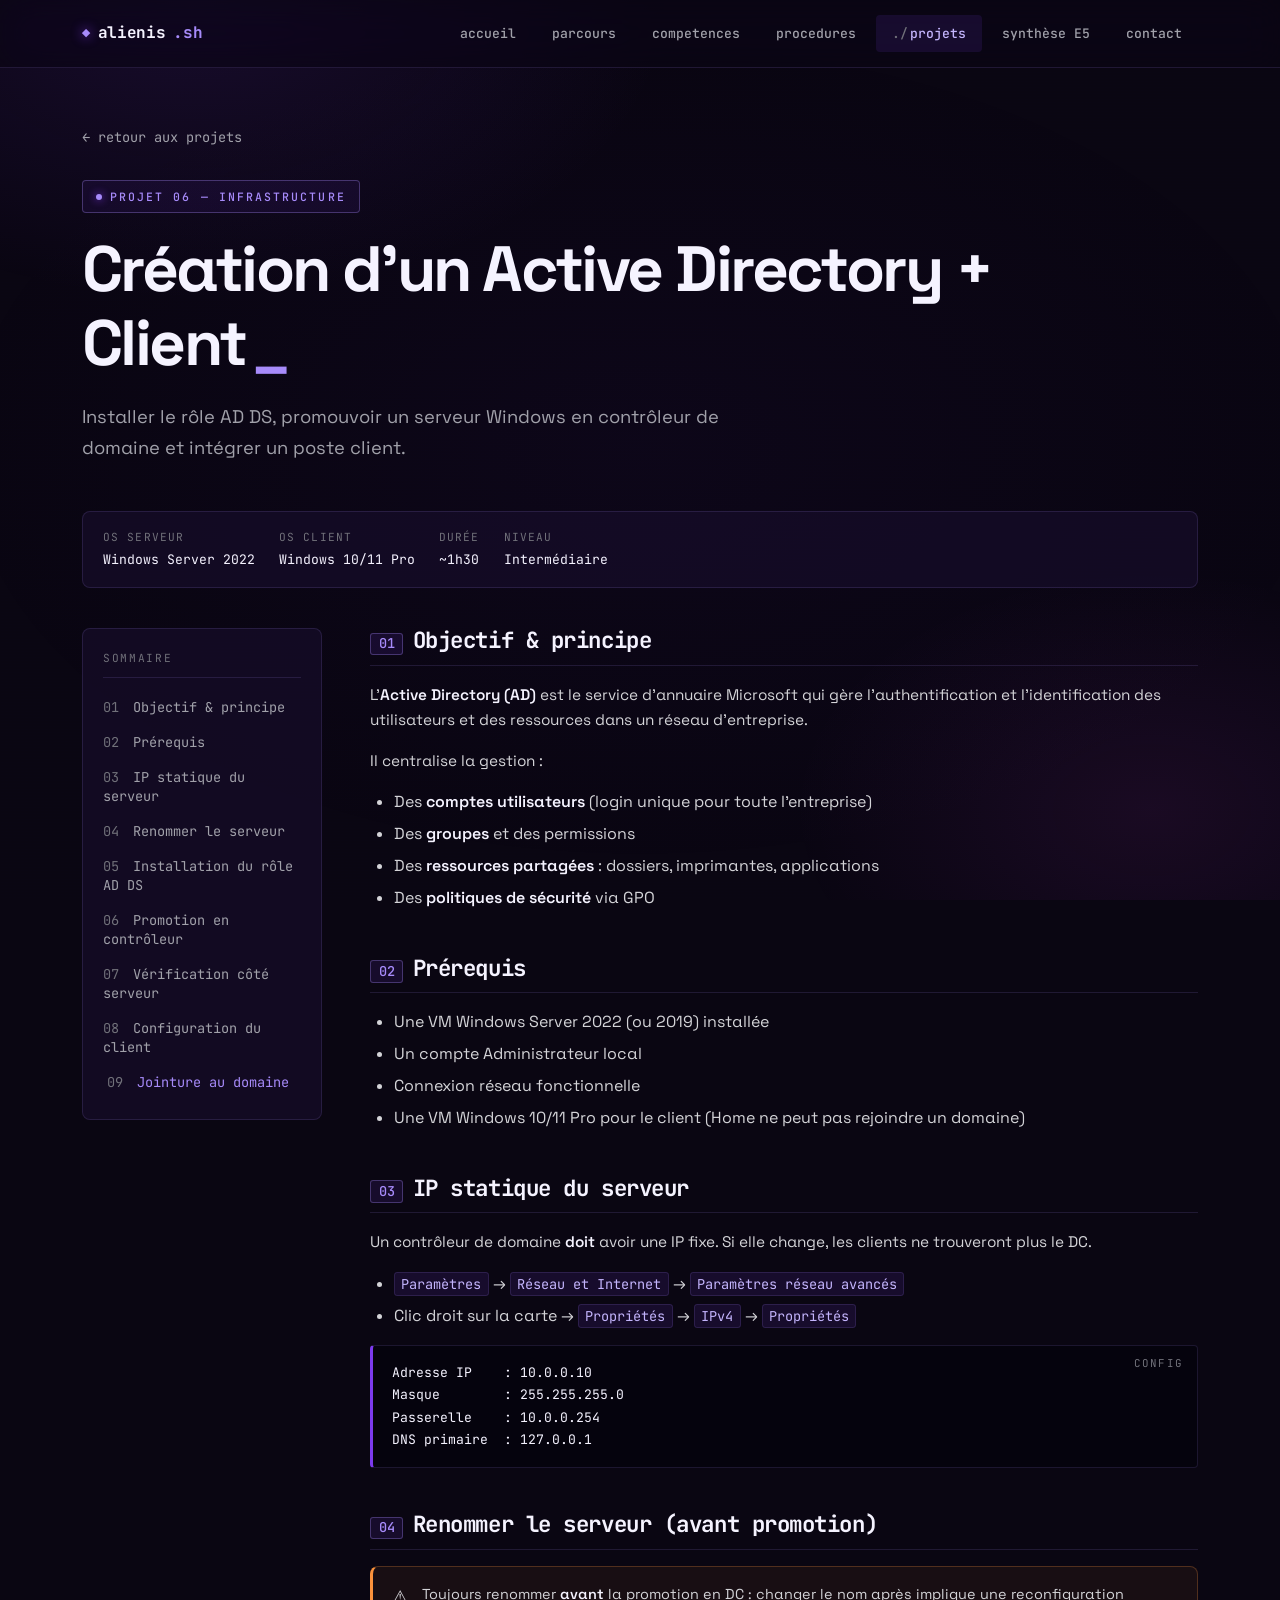
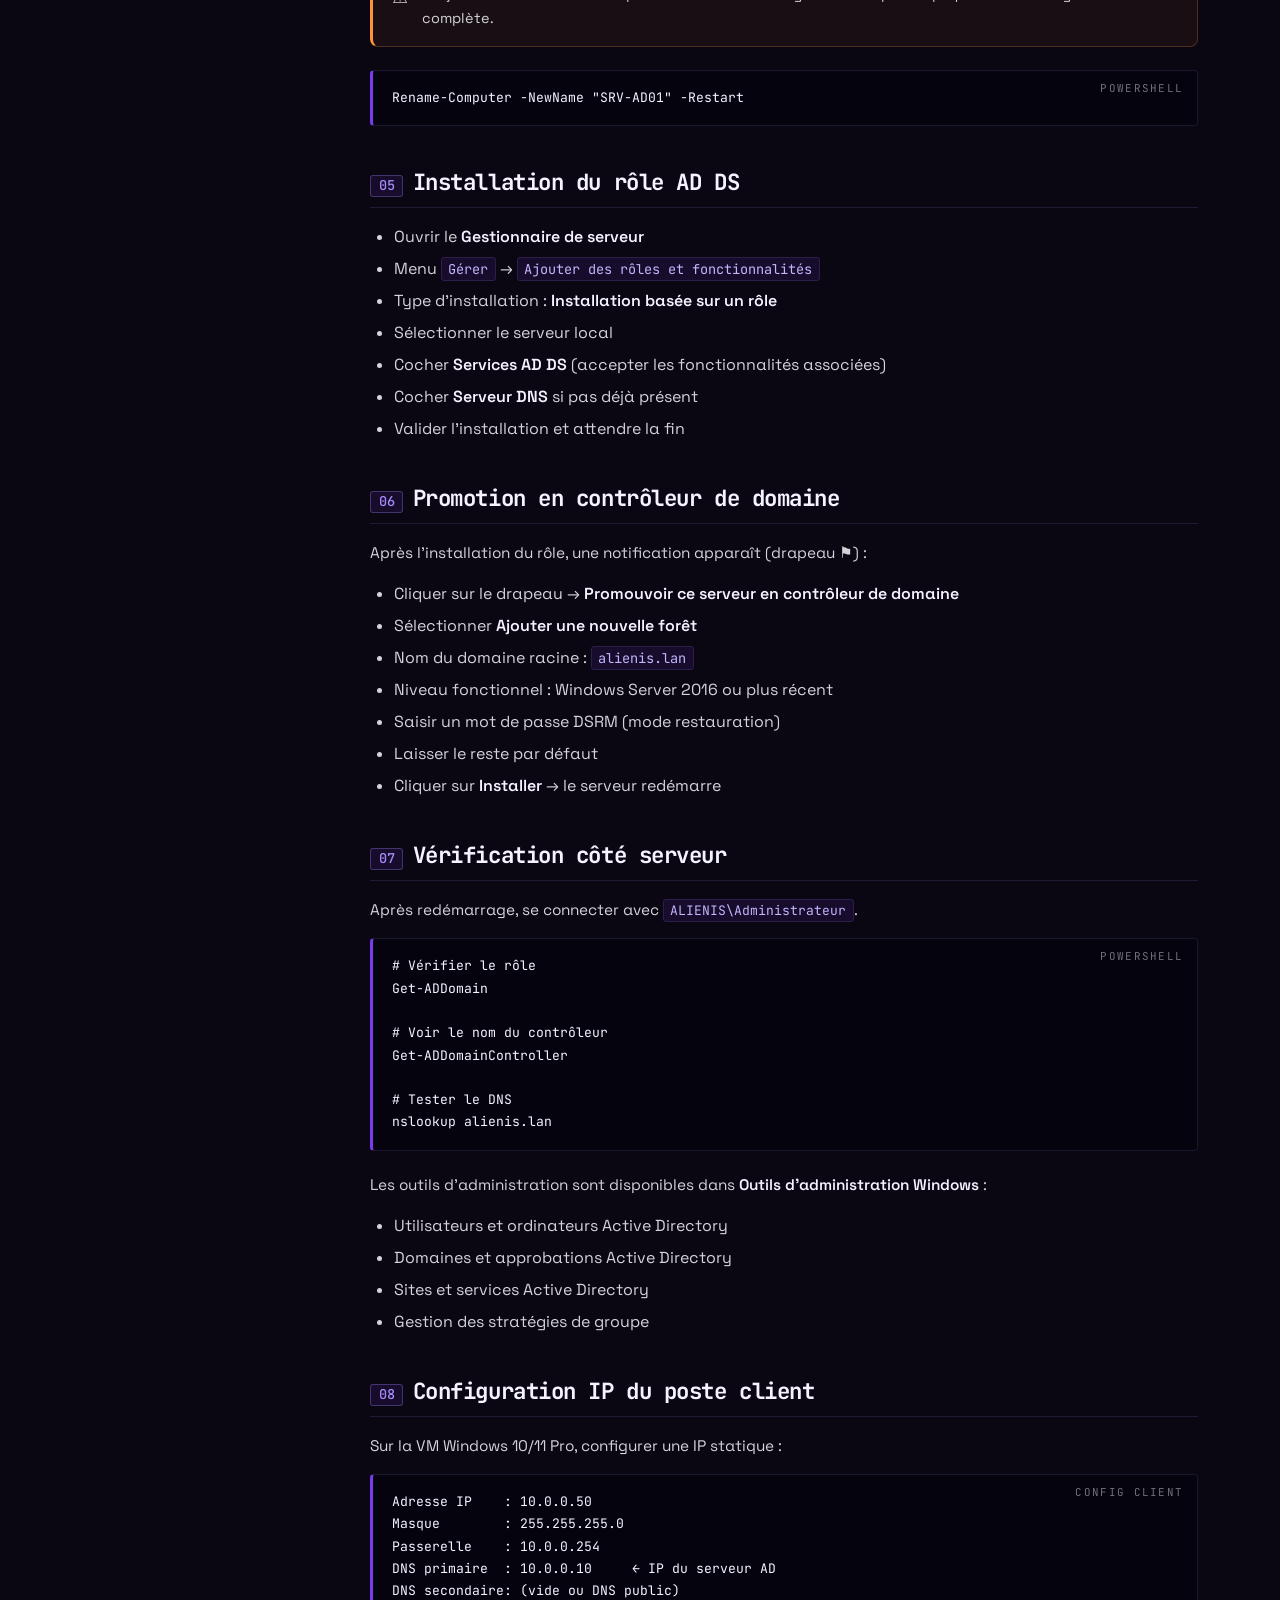
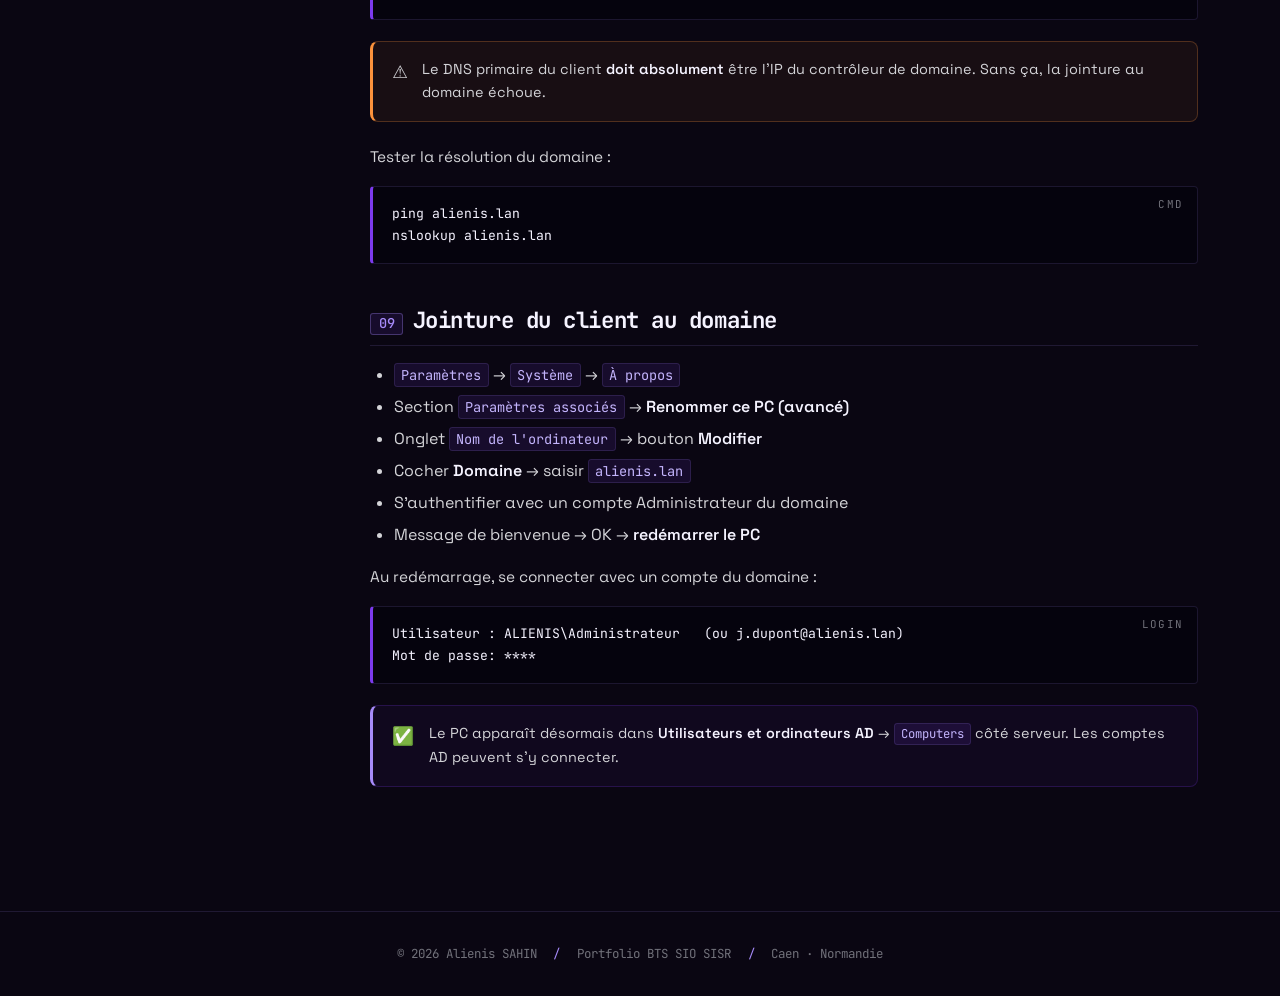
<file: projet-active-directory.html>
<!DOCTYPE html>
<html lang="fr">
<head>
    <meta charset="UTF-8">
    <meta name="viewport" content="width=device-width, initial-scale=1.0">
    <title>Création d'un Active Directory | Alienis SAHIN</title>
    <link rel="stylesheet" href="style.css">
</head>
<body>
    <nav>
        <div class="nav-container">
            <a href="index.html" class="logo">alienis<span class="suffix">.sh</span></a>
            <button class="hamburger" id="hamburger-btn" aria-label="Menu"><span></span><span></span><span></span></button>
            <ul class="nav-links" id="nav-links">
                <li><a href="index.html">accueil</a></li>
                <li><a href="parcours.html">parcours</a></li>
                <li><a href="competences.html">competences</a></li>
                <li><a href="procedures.html">procedures</a></li>
                <li><a href="projets.html" class="active">projets</a></li>
                <li><a href="synthese-e5.html">synthèse E5</a></li>
                <li><a href="contact.html">contact</a></li>
            </ul>
        </div>
    </nav>
    <div class="nav-overlay" id="nav-overlay"></div>

    <main>
        <div class="container">
            <a href="projets.html" class="back-link">← retour aux projets</a>

            <section class="section-header animate-in">
                <span class="label">Projet 06 — Infrastructure</span>
                <h1>Création d'un Active Directory + Client</h1>
                <p class="subtitle">
                    Installer le rôle AD DS, promouvoir un serveur Windows en contrôleur de domaine
                    et intégrer un poste client.
                </p>
            </section>

            <div class="procedure-meta animate-in delay-1">
                <div class="meta-item"><span class="meta-label">OS serveur</span><span class="meta-value">Windows Server 2022</span></div>
                <div class="meta-item"><span class="meta-label">OS client</span><span class="meta-value">Windows 10/11 Pro</span></div>
                <div class="meta-item"><span class="meta-label">Durée</span><span class="meta-value">~1h30</span></div>
                <div class="meta-item"><span class="meta-label">Niveau</span><span class="meta-value">Intermédiaire</span></div>
            </div>

            <div class="procedure-layout">
                <aside class="toc">
                    <div class="toc-title">Sommaire</div>
                    <ol>
                        <li><a href="#objectif">Objectif &amp; principe</a></li>
                        <li><a href="#prerequis">Prérequis</a></li>
                        <li><a href="#ip-serveur">IP statique du serveur</a></li>
                        <li><a href="#nom">Renommer le serveur</a></li>
                        <li><a href="#role">Installation du rôle AD DS</a></li>
                        <li><a href="#promotion">Promotion en contrôleur</a></li>
                        <li><a href="#verif-serveur">Vérification côté serveur</a></li>
                        <li><a href="#client">Configuration du client</a></li>
                        <li><a href="#jointure">Jointure au domaine</a></li>
                    </ol>
                </aside>

                <div class="procedure-content">
                    <section id="objectif">
                        <h2 data-step="01">Objectif &amp; principe</h2>
                        <p>
                            L'<strong>Active Directory (AD)</strong> est le service d'annuaire Microsoft qui gère
                            l'authentification et l'identification des utilisateurs et des ressources dans un
                            réseau d'entreprise.
                        </p>
                        <p>Il centralise la gestion :</p>
                        <ul>
                            <li>Des <strong>comptes utilisateurs</strong> (login unique pour toute l'entreprise)</li>
                            <li>Des <strong>groupes</strong> et des permissions</li>
                            <li>Des <strong>ressources partagées</strong> : dossiers, imprimantes, applications</li>
                            <li>Des <strong>politiques de sécurité</strong> via GPO</li>
                        </ul>
                    </section>

                    <section id="prerequis">
                        <h2 data-step="02">Prérequis</h2>
                        <ul>
                            <li>Une VM Windows Server 2022 (ou 2019) installée</li>
                            <li>Un compte Administrateur local</li>
                            <li>Connexion réseau fonctionnelle</li>
                            <li>Une VM Windows 10/11 Pro pour le client (Home ne peut pas rejoindre un domaine)</li>
                        </ul>
                    </section>

                    <section id="ip-serveur">
                        <h2 data-step="03">IP statique du serveur</h2>
                        <p>
                            Un contrôleur de domaine <strong>doit</strong> avoir une IP fixe. Si elle change,
                            les clients ne trouveront plus le DC.
                        </p>
                        <ul>
                            <li><code>Paramètres</code> → <code>Réseau et Internet</code> → <code>Paramètres réseau avancés</code></li>
                            <li>Clic droit sur la carte → <code>Propriétés</code> → <code>IPv4</code> → <code>Propriétés</code></li>
                        </ul>
                        <pre data-lang="Config"><code>Adresse IP    : 10.0.0.10
Masque        : 255.255.255.0
Passerelle    : 10.0.0.254
DNS primaire  : 127.0.0.1</code></pre>
                    </section>

                    <section id="nom">
                        <h2 data-step="04">Renommer le serveur (avant promotion)</h2>
                        <div class="callout callout-warn">
                            <span class="icon">⚠️</span>
                            <p>Toujours renommer <strong>avant</strong> la promotion en DC : changer le nom après implique une reconfiguration complète.</p>
                        </div>
                        <pre data-lang="PowerShell"><code>Rename-Computer -NewName "SRV-AD01" -Restart</code></pre>
                    </section>

                    <section id="role">
                        <h2 data-step="05">Installation du rôle AD DS</h2>
                        <ul>
                            <li>Ouvrir le <strong>Gestionnaire de serveur</strong></li>
                            <li>Menu <code>Gérer</code> → <code>Ajouter des rôles et fonctionnalités</code></li>
                            <li>Type d'installation : <strong>Installation basée sur un rôle</strong></li>
                            <li>Sélectionner le serveur local</li>
                            <li>Cocher <strong>Services AD DS</strong> (accepter les fonctionnalités associées)</li>
                            <li>Cocher <strong>Serveur DNS</strong> si pas déjà présent</li>
                            <li>Valider l'installation et attendre la fin</li>
                        </ul>
                    </section>

                    <section id="promotion">
                        <h2 data-step="06">Promotion en contrôleur de domaine</h2>
                        <p>Après l'installation du rôle, une notification apparaît (drapeau ⚑) :</p>
                        <ul>
                            <li>Cliquer sur le drapeau → <strong>Promouvoir ce serveur en contrôleur de domaine</strong></li>
                            <li>Sélectionner <strong>Ajouter une nouvelle forêt</strong></li>
                            <li>Nom du domaine racine : <code>alienis.lan</code></li>
                            <li>Niveau fonctionnel : Windows Server 2016 ou plus récent</li>
                            <li>Saisir un mot de passe DSRM (mode restauration)</li>
                            <li>Laisser le reste par défaut</li>
                            <li>Cliquer sur <strong>Installer</strong> → le serveur redémarre</li>
                        </ul>
                    </section>

                    <section id="verif-serveur">
                        <h2 data-step="07">Vérification côté serveur</h2>
                        <p>Après redémarrage, se connecter avec <code>ALIENIS\Administrateur</code>.</p>
                        <pre data-lang="PowerShell"><code># Vérifier le rôle
Get-ADDomain

# Voir le nom du contrôleur
Get-ADDomainController

# Tester le DNS
nslookup alienis.lan</code></pre>
                        <p>Les outils d'administration sont disponibles dans <strong>Outils d'administration Windows</strong> :</p>
                        <ul>
                            <li>Utilisateurs et ordinateurs Active Directory</li>
                            <li>Domaines et approbations Active Directory</li>
                            <li>Sites et services Active Directory</li>
                            <li>Gestion des stratégies de groupe</li>
                        </ul>
                    </section>

                    <section id="client">
                        <h2 data-step="08">Configuration IP du poste client</h2>
                        <p>Sur la VM Windows 10/11 Pro, configurer une IP statique :</p>
                        <pre data-lang="Config client"><code>Adresse IP    : 10.0.0.50
Masque        : 255.255.255.0
Passerelle    : 10.0.0.254
DNS primaire  : 10.0.0.10     ← IP du serveur AD
DNS secondaire: (vide ou DNS public)</code></pre>

                        <div class="callout callout-warn">
                            <span class="icon">⚠️</span>
                            <p>Le DNS primaire du client <strong>doit absolument</strong> être l'IP du contrôleur de domaine. Sans ça, la jointure au domaine échoue.</p>
                        </div>

                        <p>Tester la résolution du domaine :</p>
                        <pre data-lang="cmd"><code>ping alienis.lan
nslookup alienis.lan</code></pre>
                    </section>

                    <section id="jointure">
                        <h2 data-step="09">Jointure du client au domaine</h2>
                        <ul>
                            <li><code>Paramètres</code> → <code>Système</code> → <code>À propos</code></li>
                            <li>Section <code>Paramètres associés</code> → <strong>Renommer ce PC (avancé)</strong></li>
                            <li>Onglet <code>Nom de l'ordinateur</code> → bouton <strong>Modifier</strong></li>
                            <li>Cocher <strong>Domaine</strong> → saisir <code>alienis.lan</code></li>
                            <li>S'authentifier avec un compte Administrateur du domaine</li>
                            <li>Message de bienvenue → OK → <strong>redémarrer le PC</strong></li>
                        </ul>

                        <p>Au redémarrage, se connecter avec un compte du domaine :</p>
                        <pre data-lang="Login"><code>Utilisateur : ALIENIS\Administrateur   (ou j.dupont@alienis.lan)
Mot de passe: ****</code></pre>

                        <div class="callout">
                            <span class="icon">✅</span>
                            <p>Le PC apparaît désormais dans <strong>Utilisateurs et ordinateurs AD</strong> → <code>Computers</code> côté serveur. Les comptes AD peuvent s'y connecter.</p>
                        </div>
                    </section>
                </div>
            </div>
        </div>
    </main>

    <footer>
        <span>© 2026 Alienis SAHIN</span>
        <span class="sep">/</span>
        <span>Portfolio BTS SIO SISR</span>
        <span class="sep">/</span>
        <span>Caen · Normandie</span>
    </footer>

    <script src="app.js"></script>
</body>
</html>
</file>
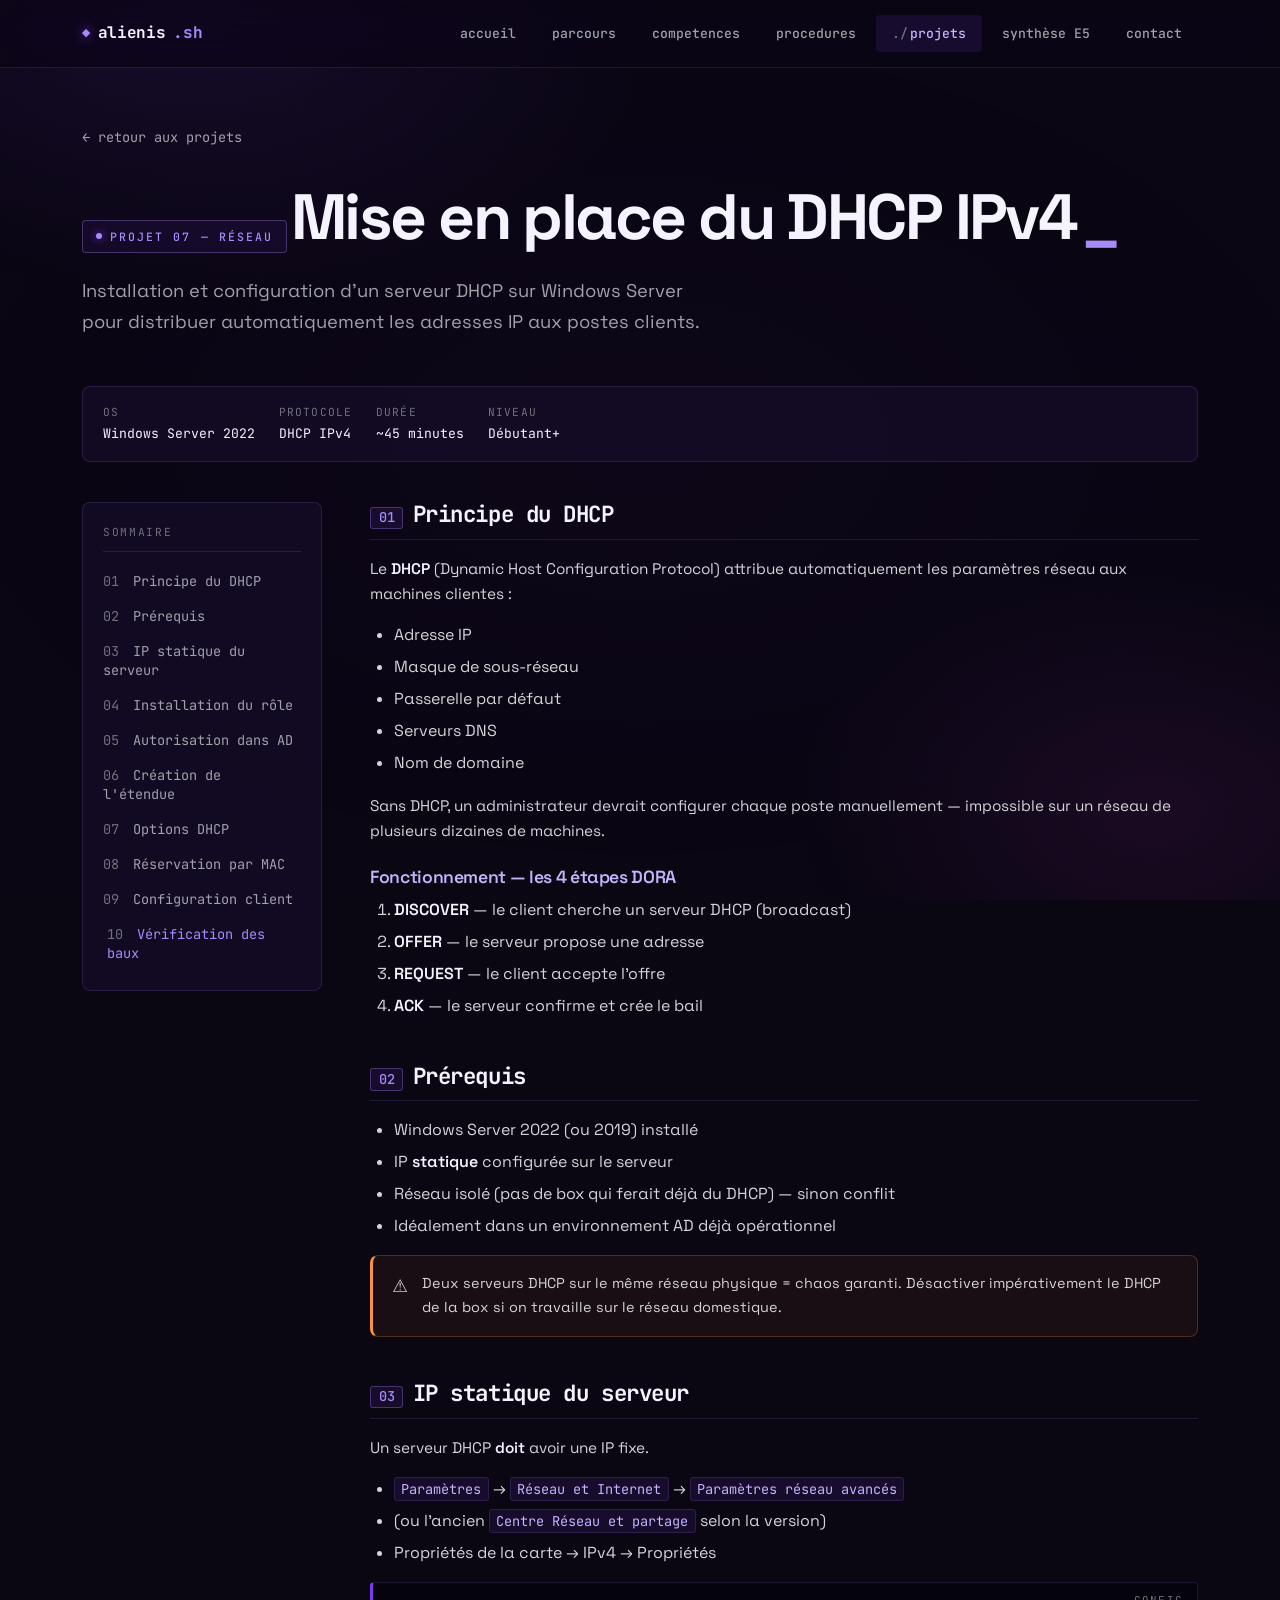
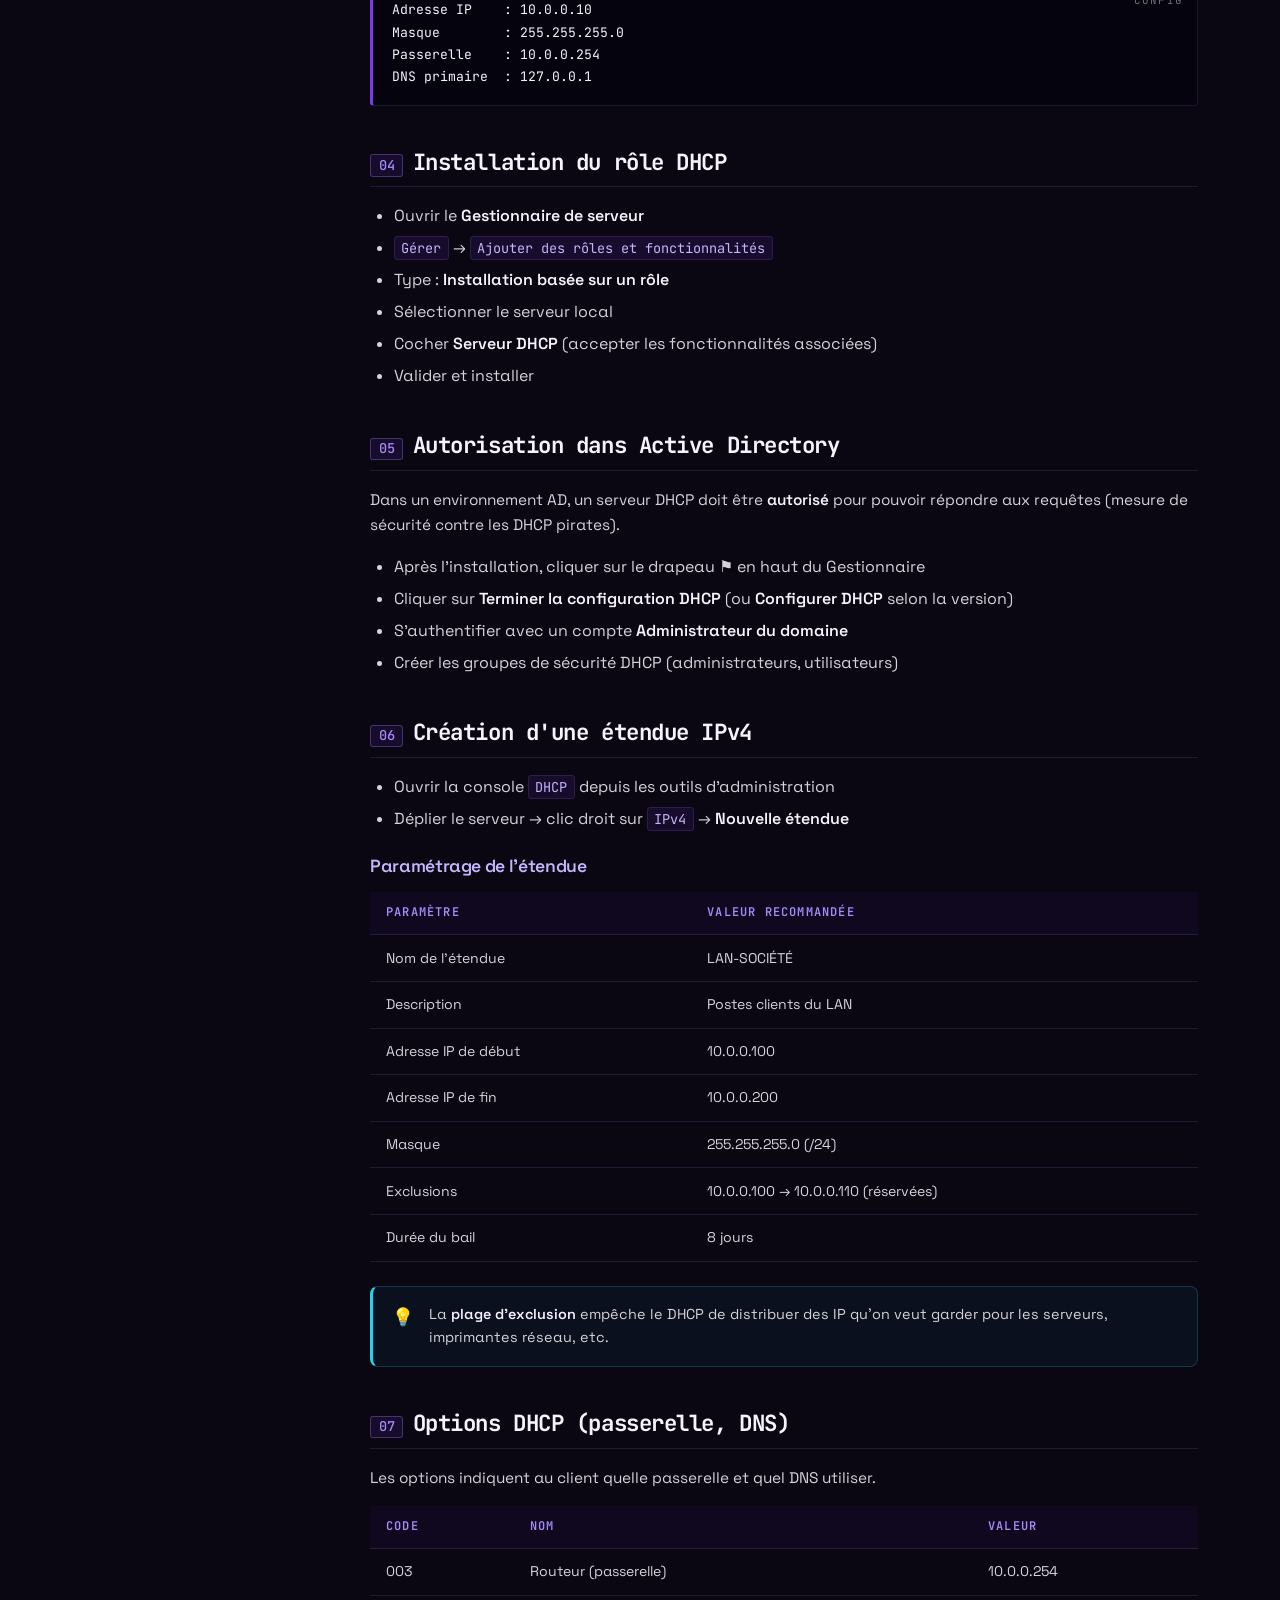
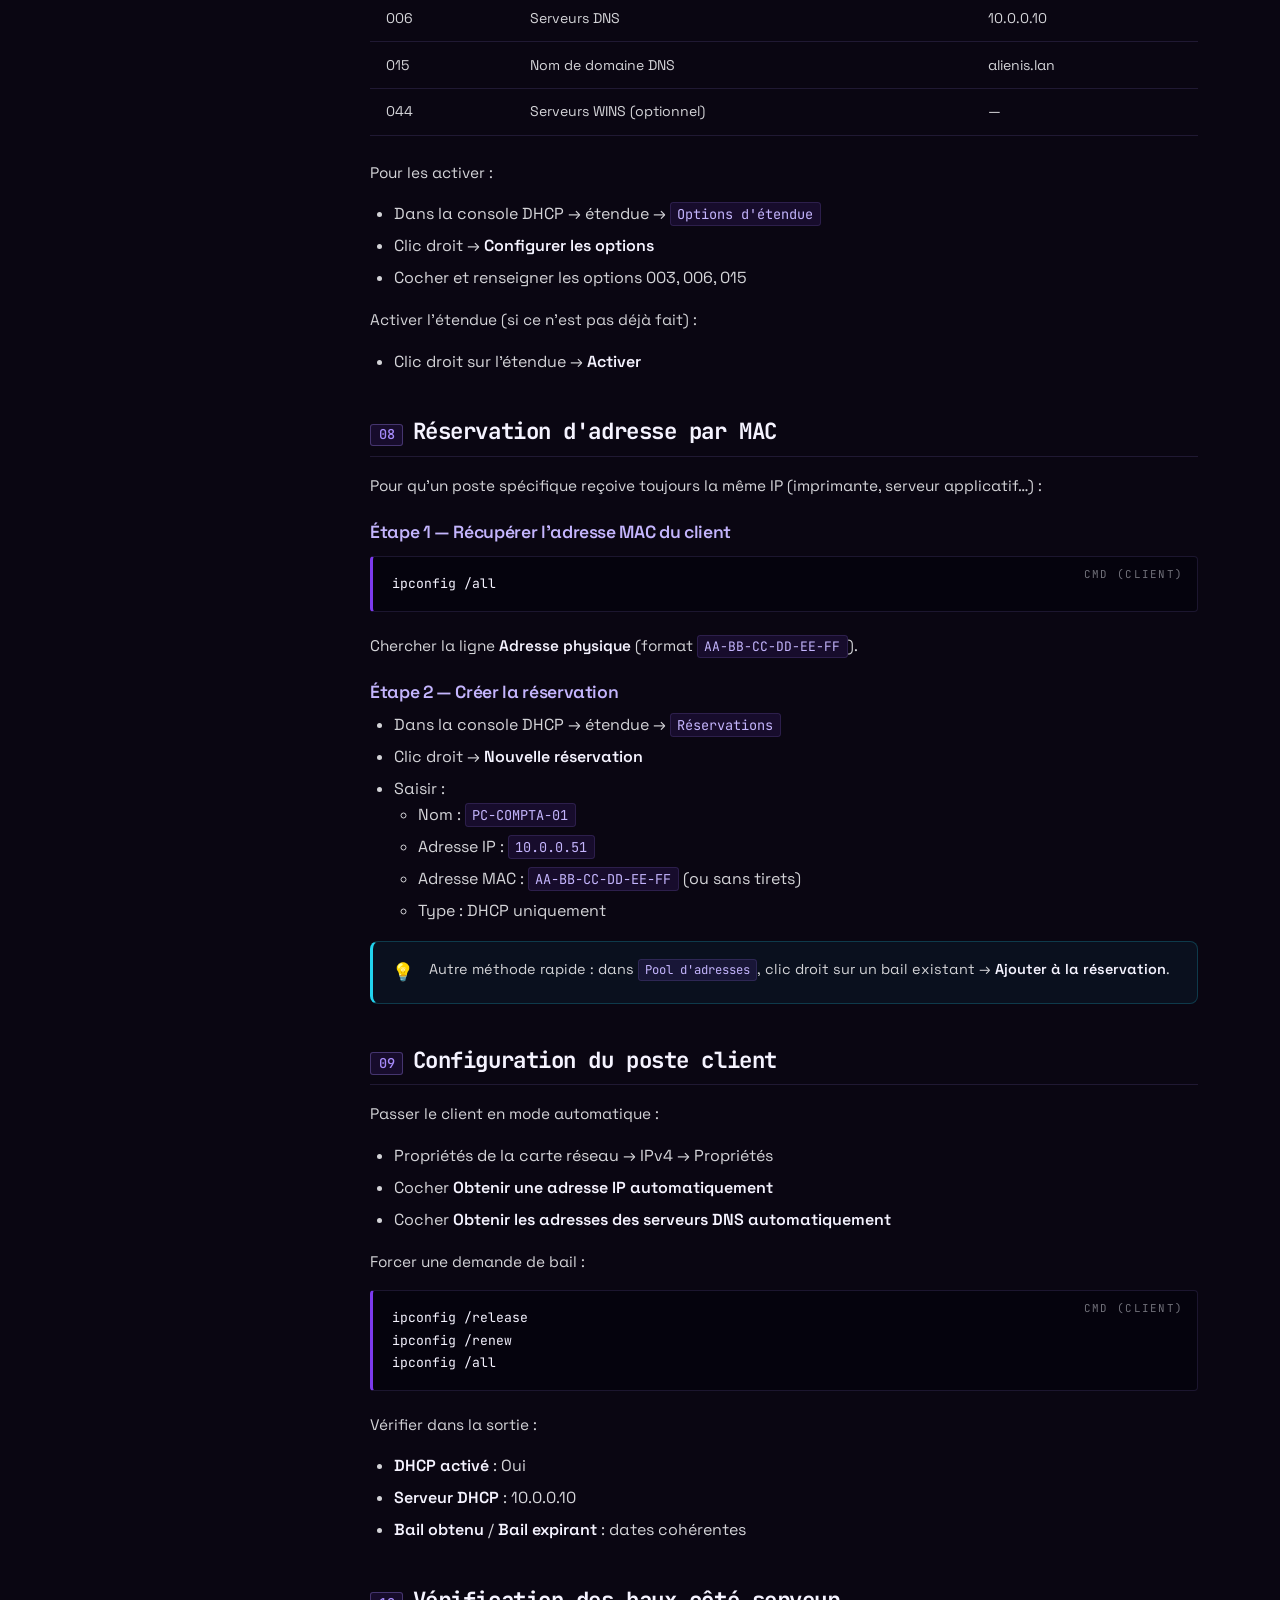
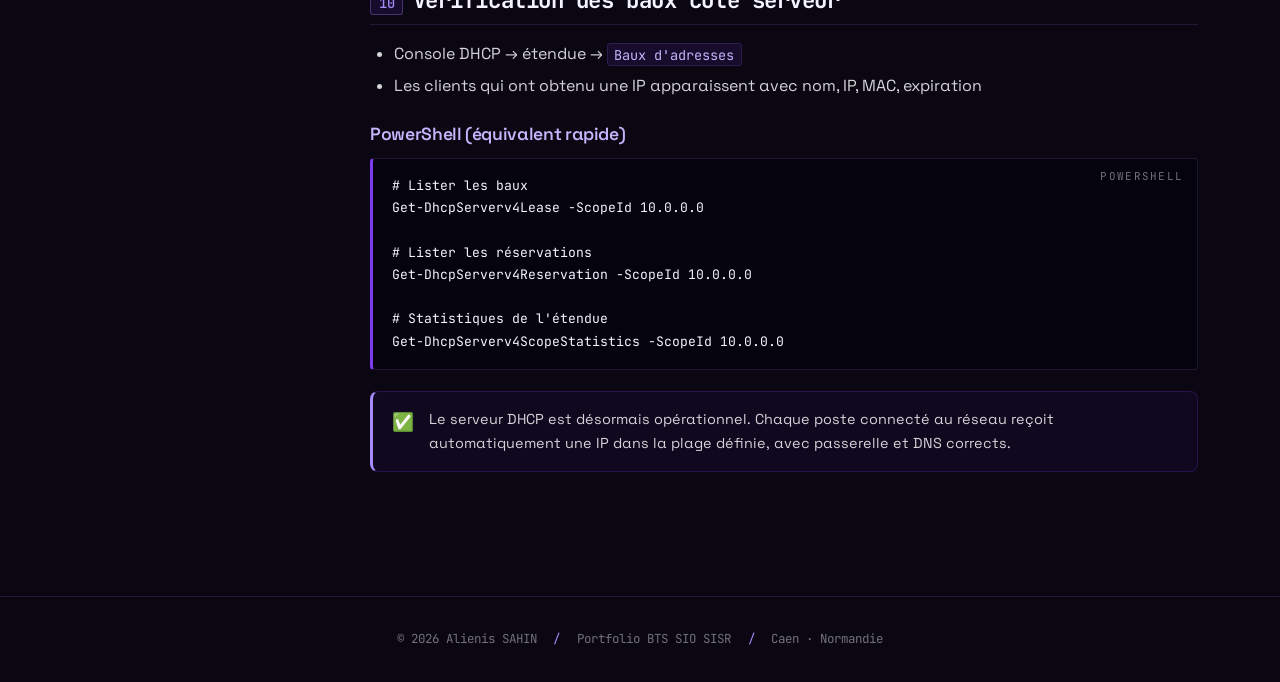
<file: projet-dhcp.html>
<!DOCTYPE html>
<html lang="fr">
<head>
    <meta charset="UTF-8">
    <meta name="viewport" content="width=device-width, initial-scale=1.0">
    <title>Mise en place du DHCP IPv4 | Alienis SAHIN</title>
    <link rel="stylesheet" href="style.css">
</head>
<body>
    <nav>
        <div class="nav-container">
            <a href="index.html" class="logo">alienis<span class="suffix">.sh</span></a>
            <button class="hamburger" id="hamburger-btn" aria-label="Menu"><span></span><span></span><span></span></button>
            <ul class="nav-links" id="nav-links">
                <li><a href="index.html">accueil</a></li>
                <li><a href="parcours.html">parcours</a></li>
                <li><a href="competences.html">competences</a></li>
                <li><a href="procedures.html">procedures</a></li>
                <li><a href="projets.html" class="active">projets</a></li>
                <li><a href="synthese-e5.html">synthèse E5</a></li>
                <li><a href="contact.html">contact</a></li>
            </ul>
        </div>
    </nav>
    <div class="nav-overlay" id="nav-overlay"></div>

    <main>
        <div class="container">
            <a href="projets.html" class="back-link">← retour aux projets</a>

            <section class="section-header animate-in">
                <span class="label">Projet 07 — Réseau</span>
                <h1>Mise en place du DHCP IPv4</h1>
                <p class="subtitle">
                    Installation et configuration d'un serveur DHCP sur Windows Server pour distribuer
                    automatiquement les adresses IP aux postes clients.
                </p>
            </section>

            <div class="procedure-meta animate-in delay-1">
                <div class="meta-item"><span class="meta-label">OS</span><span class="meta-value">Windows Server 2022</span></div>
                <div class="meta-item"><span class="meta-label">Protocole</span><span class="meta-value">DHCP IPv4</span></div>
                <div class="meta-item"><span class="meta-label">Durée</span><span class="meta-value">~45 minutes</span></div>
                <div class="meta-item"><span class="meta-label">Niveau</span><span class="meta-value">Débutant+</span></div>
            </div>

            <div class="procedure-layout">
                <aside class="toc">
                    <div class="toc-title">Sommaire</div>
                    <ol>
                        <li><a href="#principe">Principe du DHCP</a></li>
                        <li><a href="#prerequis">Prérequis</a></li>
                        <li><a href="#ip-serveur">IP statique du serveur</a></li>
                        <li><a href="#role">Installation du rôle</a></li>
                        <li><a href="#autorisation">Autorisation dans AD</a></li>
                        <li><a href="#etendue">Création de l'étendue</a></li>
                        <li><a href="#options">Options DHCP</a></li>
                        <li><a href="#reservation">Réservation par MAC</a></li>
                        <li><a href="#client">Configuration client</a></li>
                        <li><a href="#verif">Vérification des baux</a></li>
                    </ol>
                </aside>

                <div class="procedure-content">
                    <section id="principe">
                        <h2 data-step="01">Principe du DHCP</h2>
                        <p>
                            Le <strong>DHCP</strong> (Dynamic Host Configuration Protocol) attribue automatiquement
                            les paramètres réseau aux machines clientes :
                        </p>
                        <ul>
                            <li>Adresse IP</li>
                            <li>Masque de sous-réseau</li>
                            <li>Passerelle par défaut</li>
                            <li>Serveurs DNS</li>
                            <li>Nom de domaine</li>
                        </ul>
                        <p>
                            Sans DHCP, un administrateur devrait configurer chaque poste manuellement — impossible
                            sur un réseau de plusieurs dizaines de machines.
                        </p>
                        <h3>Fonctionnement — les 4 étapes DORA</h3>
                        <ol>
                            <li><strong>DISCOVER</strong> — le client cherche un serveur DHCP (broadcast)</li>
                            <li><strong>OFFER</strong> — le serveur propose une adresse</li>
                            <li><strong>REQUEST</strong> — le client accepte l'offre</li>
                            <li><strong>ACK</strong> — le serveur confirme et crée le bail</li>
                        </ol>
                    </section>

                    <section id="prerequis">
                        <h2 data-step="02">Prérequis</h2>
                        <ul>
                            <li>Windows Server 2022 (ou 2019) installé</li>
                            <li>IP <strong>statique</strong> configurée sur le serveur</li>
                            <li>Réseau isolé (pas de box qui ferait déjà du DHCP) — sinon conflit</li>
                            <li>Idéalement dans un environnement AD déjà opérationnel</li>
                        </ul>
                        <div class="callout callout-warn">
                            <span class="icon">⚠️</span>
                            <p>Deux serveurs DHCP sur le même réseau physique = chaos garanti. Désactiver impérativement le DHCP de la box si on travaille sur le réseau domestique.</p>
                        </div>
                    </section>

                    <section id="ip-serveur">
                        <h2 data-step="03">IP statique du serveur</h2>
                        <p>Un serveur DHCP <strong>doit</strong> avoir une IP fixe.</p>
                        <ul>
                            <li><code>Paramètres</code> → <code>Réseau et Internet</code> → <code>Paramètres réseau avancés</code></li>
                            <li>(ou l'ancien <code>Centre Réseau et partage</code> selon la version)</li>
                            <li>Propriétés de la carte → IPv4 → Propriétés</li>
                        </ul>
                        <pre data-lang="Config"><code>Adresse IP    : 10.0.0.10
Masque        : 255.255.255.0
Passerelle    : 10.0.0.254
DNS primaire  : 127.0.0.1</code></pre>
                    </section>

                    <section id="role">
                        <h2 data-step="04">Installation du rôle DHCP</h2>
                        <ul>
                            <li>Ouvrir le <strong>Gestionnaire de serveur</strong></li>
                            <li><code>Gérer</code> → <code>Ajouter des rôles et fonctionnalités</code></li>
                            <li>Type : <strong>Installation basée sur un rôle</strong></li>
                            <li>Sélectionner le serveur local</li>
                            <li>Cocher <strong>Serveur DHCP</strong> (accepter les fonctionnalités associées)</li>
                            <li>Valider et installer</li>
                        </ul>
                    </section>

                    <section id="autorisation">
                        <h2 data-step="05">Autorisation dans Active Directory</h2>
                        <p>
                            Dans un environnement AD, un serveur DHCP doit être <strong>autorisé</strong> pour
                            pouvoir répondre aux requêtes (mesure de sécurité contre les DHCP pirates).
                        </p>
                        <ul>
                            <li>Après l'installation, cliquer sur le drapeau ⚑ en haut du Gestionnaire</li>
                            <li>Cliquer sur <strong>Terminer la configuration DHCP</strong> (ou <strong>Configurer DHCP</strong> selon la version)</li>
                            <li>S'authentifier avec un compte <strong>Administrateur du domaine</strong></li>
                            <li>Créer les groupes de sécurité DHCP (administrateurs, utilisateurs)</li>
                        </ul>
                    </section>

                    <section id="etendue">
                        <h2 data-step="06">Création d'une étendue IPv4</h2>
                        <ul>
                            <li>Ouvrir la console <code>DHCP</code> depuis les outils d'administration</li>
                            <li>Déplier le serveur → clic droit sur <code>IPv4</code> → <strong>Nouvelle étendue</strong></li>
                        </ul>

                        <h3>Paramétrage de l'étendue</h3>
                        <table>
                            <thead><tr><th>Paramètre</th><th>Valeur recommandée</th></tr></thead>
                            <tbody>
                                <tr><td>Nom de l'étendue</td><td>LAN-SOCIÉTÉ</td></tr>
                                <tr><td>Description</td><td>Postes clients du LAN</td></tr>
                                <tr><td>Adresse IP de début</td><td>10.0.0.100</td></tr>
                                <tr><td>Adresse IP de fin</td><td>10.0.0.200</td></tr>
                                <tr><td>Masque</td><td>255.255.255.0 (/24)</td></tr>
                                <tr><td>Exclusions</td><td>10.0.0.100 → 10.0.0.110 (réservées)</td></tr>
                                <tr><td>Durée du bail</td><td>8 jours</td></tr>
                            </tbody>
                        </table>

                        <div class="callout callout-tip">
                            <span class="icon">💡</span>
                            <p>La <strong>plage d'exclusion</strong> empêche le DHCP de distribuer des IP qu'on veut garder pour les serveurs, imprimantes réseau, etc.</p>
                        </div>
                    </section>

                    <section id="options">
                        <h2 data-step="07">Options DHCP (passerelle, DNS)</h2>
                        <p>Les options indiquent au client quelle passerelle et quel DNS utiliser.</p>
                        <table>
                            <thead><tr><th>Code</th><th>Nom</th><th>Valeur</th></tr></thead>
                            <tbody>
                                <tr><td>003</td><td>Routeur (passerelle)</td><td>10.0.0.254</td></tr>
                                <tr><td>006</td><td>Serveurs DNS</td><td>10.0.0.10</td></tr>
                                <tr><td>015</td><td>Nom de domaine DNS</td><td>alienis.lan</td></tr>
                                <tr><td>044</td><td>Serveurs WINS (optionnel)</td><td>—</td></tr>
                            </tbody>
                        </table>
                        <p>Pour les activer :</p>
                        <ul>
                            <li>Dans la console DHCP → étendue → <code>Options d'étendue</code></li>
                            <li>Clic droit → <strong>Configurer les options</strong></li>
                            <li>Cocher et renseigner les options 003, 006, 015</li>
                        </ul>

                        <p>Activer l'étendue (si ce n'est pas déjà fait) :</p>
                        <ul>
                            <li>Clic droit sur l'étendue → <strong>Activer</strong></li>
                        </ul>
                    </section>

                    <section id="reservation">
                        <h2 data-step="08">Réservation d'adresse par MAC</h2>
                        <p>Pour qu'un poste spécifique reçoive toujours la même IP (imprimante, serveur applicatif…) :</p>
                        <h3>Étape 1 — Récupérer l'adresse MAC du client</h3>
                        <pre data-lang="cmd (client)"><code>ipconfig /all</code></pre>
                        <p>Chercher la ligne <strong>Adresse physique</strong> (format <code>AA-BB-CC-DD-EE-FF</code>).</p>

                        <h3>Étape 2 — Créer la réservation</h3>
                        <ul>
                            <li>Dans la console DHCP → étendue → <code>Réservations</code></li>
                            <li>Clic droit → <strong>Nouvelle réservation</strong></li>
                            <li>Saisir :
                                <ul>
                                    <li>Nom : <code>PC-COMPTA-01</code></li>
                                    <li>Adresse IP : <code>10.0.0.51</code></li>
                                    <li>Adresse MAC : <code>AA-BB-CC-DD-EE-FF</code> (ou sans tirets)</li>
                                    <li>Type : DHCP uniquement</li>
                                </ul>
                            </li>
                        </ul>

                        <div class="callout callout-tip">
                            <span class="icon">💡</span>
                            <p>Autre méthode rapide : dans <code>Pool d'adresses</code>, clic droit sur un bail existant → <strong>Ajouter à la réservation</strong>.</p>
                        </div>
                    </section>

                    <section id="client">
                        <h2 data-step="09">Configuration du poste client</h2>
                        <p>Passer le client en mode automatique :</p>
                        <ul>
                            <li>Propriétés de la carte réseau → IPv4 → Propriétés</li>
                            <li>Cocher <strong>Obtenir une adresse IP automatiquement</strong></li>
                            <li>Cocher <strong>Obtenir les adresses des serveurs DNS automatiquement</strong></li>
                        </ul>

                        <p>Forcer une demande de bail :</p>
                        <pre data-lang="cmd (client)"><code>ipconfig /release
ipconfig /renew
ipconfig /all</code></pre>
                        <p>Vérifier dans la sortie :</p>
                        <ul>
                            <li><strong>DHCP activé</strong> : Oui</li>
                            <li><strong>Serveur DHCP</strong> : 10.0.0.10</li>
                            <li><strong>Bail obtenu</strong> / <strong>Bail expirant</strong> : dates cohérentes</li>
                        </ul>
                    </section>

                    <section id="verif">
                        <h2 data-step="10">Vérification des baux côté serveur</h2>
                        <ul>
                            <li>Console DHCP → étendue → <code>Baux d'adresses</code></li>
                            <li>Les clients qui ont obtenu une IP apparaissent avec nom, IP, MAC, expiration</li>
                        </ul>

                        <h3>PowerShell (équivalent rapide)</h3>
                        <pre data-lang="PowerShell"><code># Lister les baux
Get-DhcpServerv4Lease -ScopeId 10.0.0.0

# Lister les réservations
Get-DhcpServerv4Reservation -ScopeId 10.0.0.0

# Statistiques de l'étendue
Get-DhcpServerv4ScopeStatistics -ScopeId 10.0.0.0</code></pre>

                        <div class="callout">
                            <span class="icon">✅</span>
                            <p>Le serveur DHCP est désormais opérationnel. Chaque poste connecté au réseau reçoit automatiquement une IP dans la plage définie, avec passerelle et DNS corrects.</p>
                        </div>
                    </section>
                </div>
            </div>
        </div>
    </main>

    <footer>
        <span>© 2026 Alienis SAHIN</span>
        <span class="sep">/</span>
        <span>Portfolio BTS SIO SISR</span>
        <span class="sep">/</span>
        <span>Caen · Normandie</span>
    </footer>

    <script src="app.js"></script>
</body>
</html>
</file>
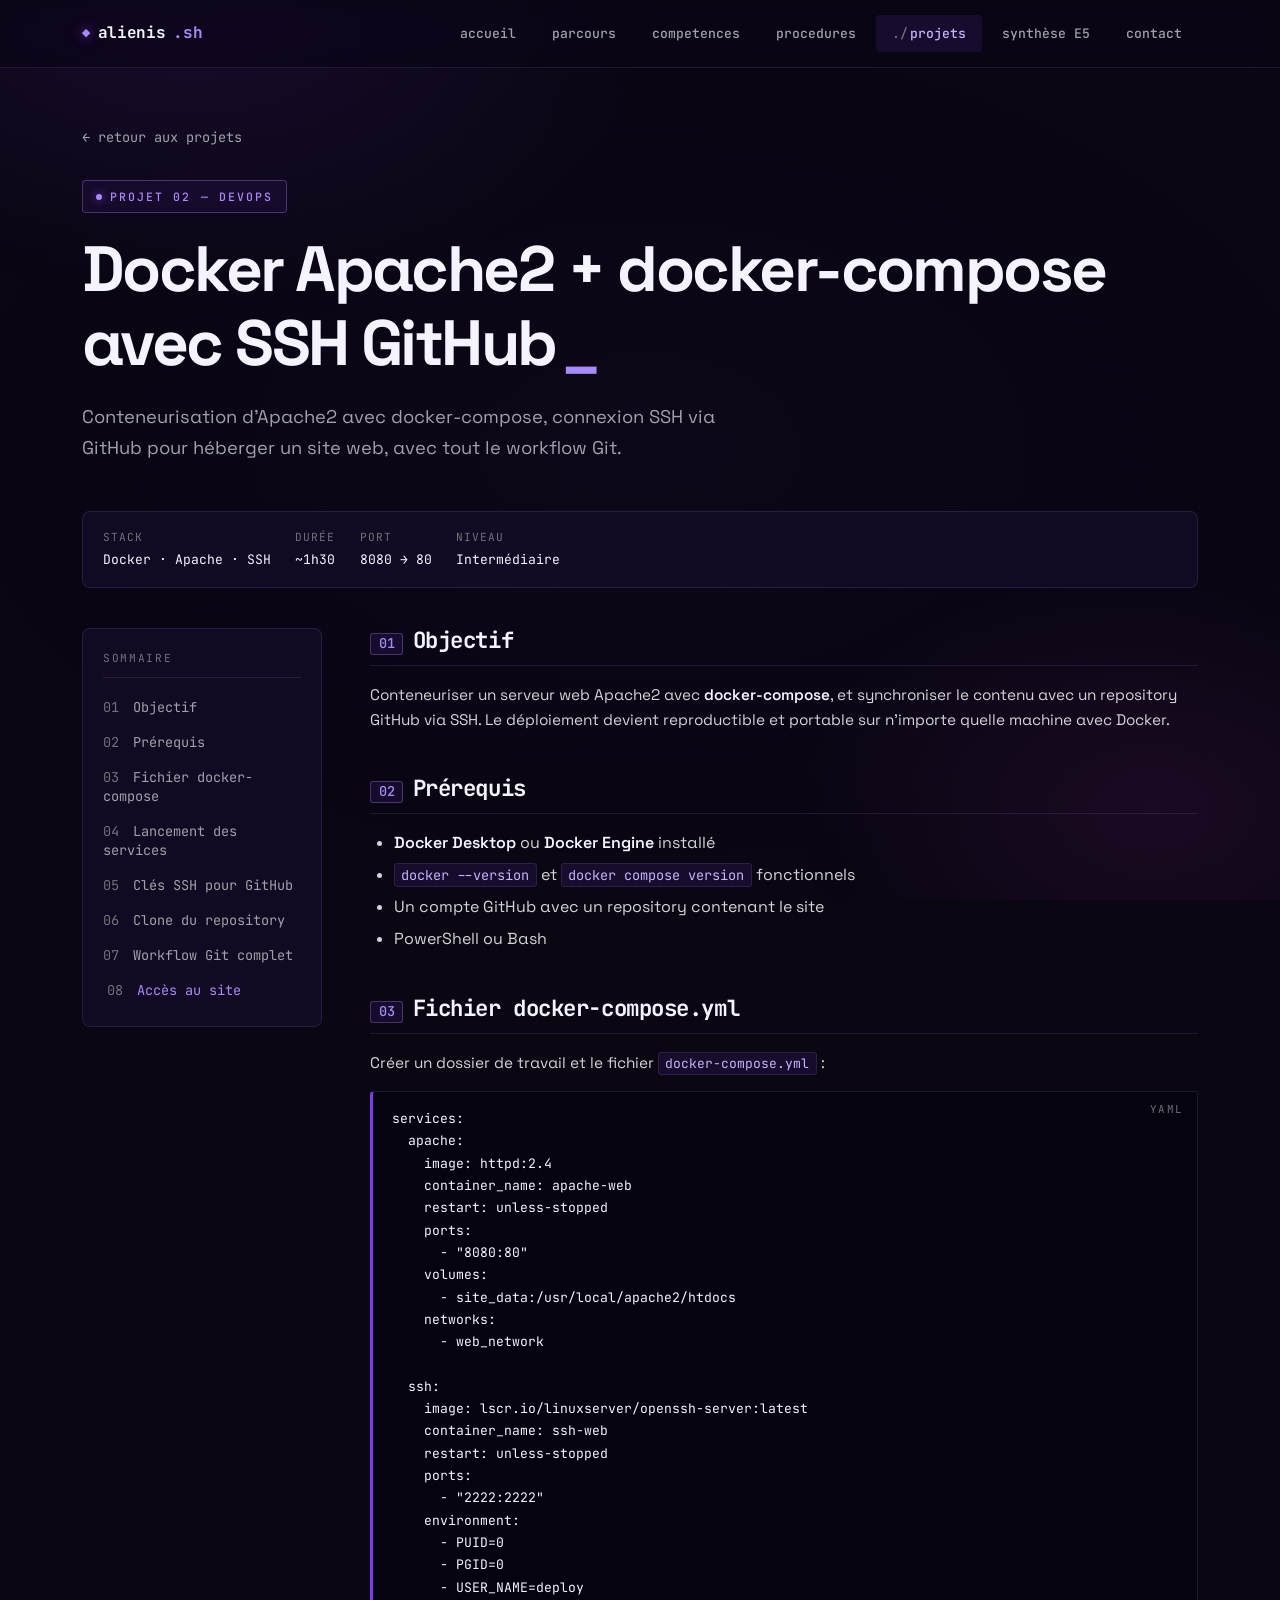
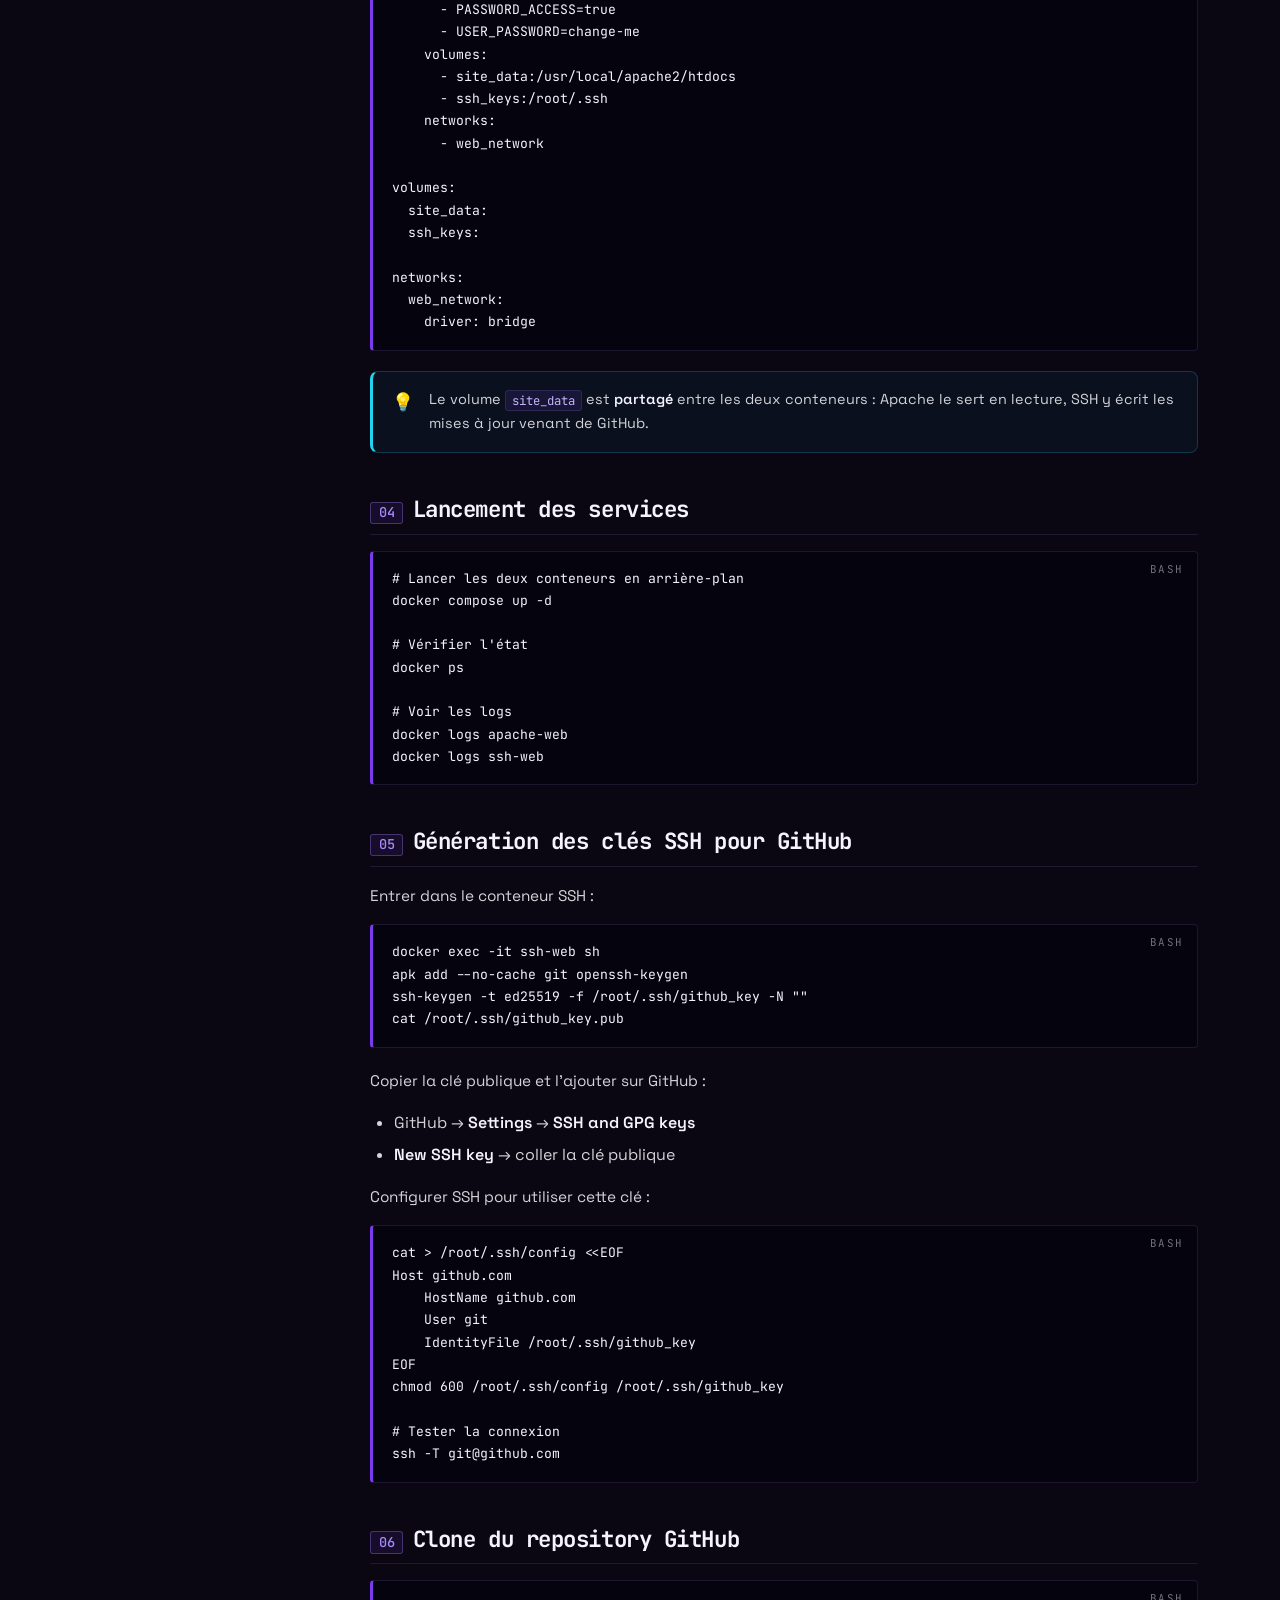
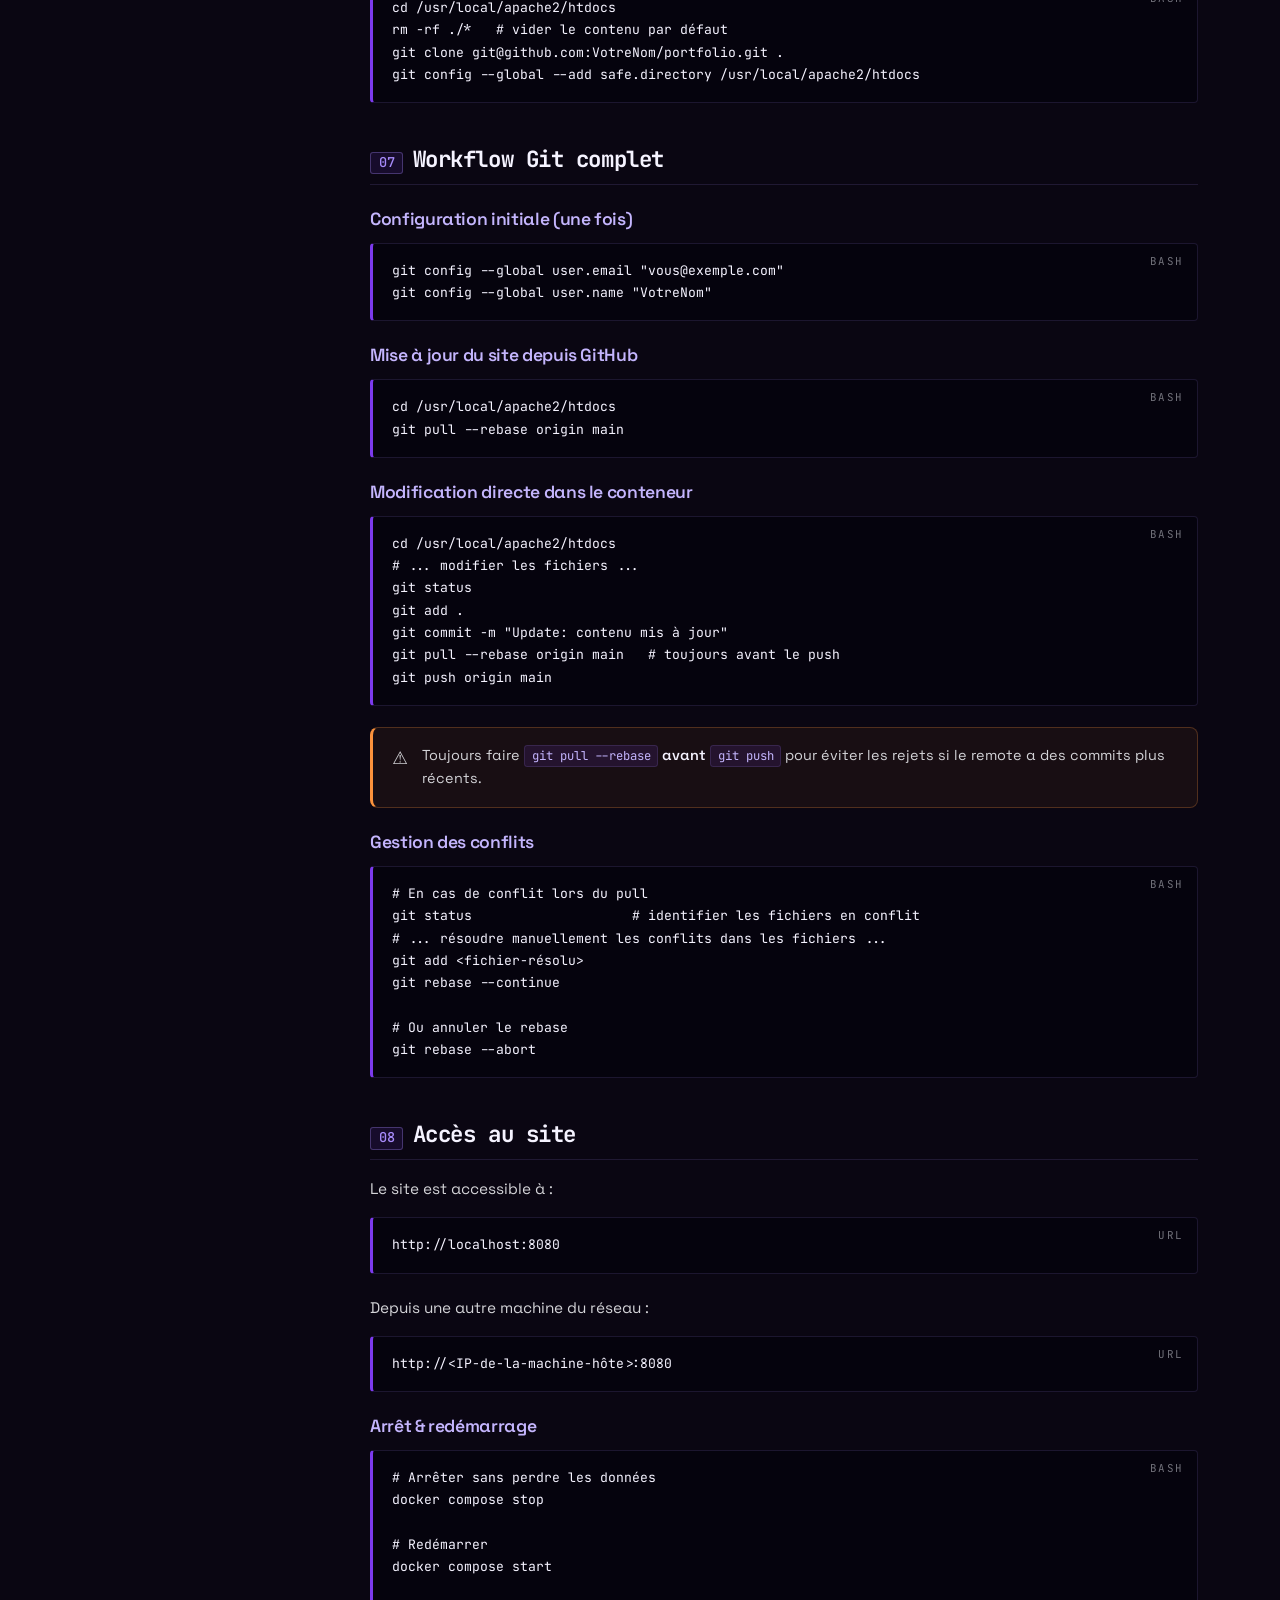
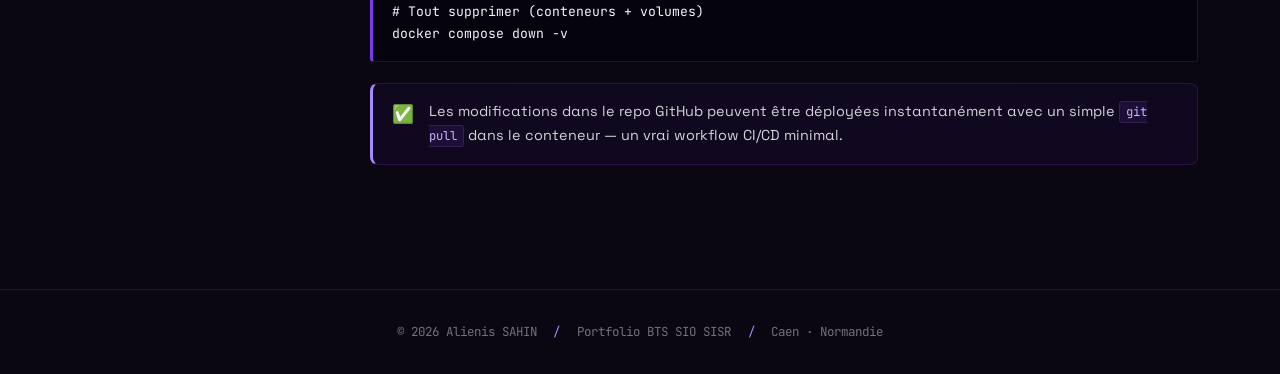
<file: projet-docker-apache.html>
<!DOCTYPE html>
<html lang="fr">
<head>
    <meta charset="UTF-8">
    <meta name="viewport" content="width=device-width, initial-scale=1.0">
    <title>Docker Apache2 + docker-compose | Alienis SAHIN</title>
    <link rel="stylesheet" href="style.css">
</head>
<body>
    <nav>
        <div class="nav-container">
            <a href="index.html" class="logo">alienis<span class="suffix">.sh</span></a>
            <button class="hamburger" id="hamburger-btn" aria-label="Menu"><span></span><span></span><span></span></button>
            <ul class="nav-links" id="nav-links">
                <li><a href="index.html">accueil</a></li>
                <li><a href="parcours.html">parcours</a></li>
                <li><a href="competences.html">competences</a></li>
                <li><a href="procedures.html">procedures</a></li>
                <li><a href="projets.html" class="active">projets</a></li>
                <li><a href="synthese-e5.html">synthèse E5</a></li>
                <li><a href="contact.html">contact</a></li>
            </ul>
        </div>
    </nav>
    <div class="nav-overlay" id="nav-overlay"></div>

    <main>
        <div class="container">
            <a href="projets.html" class="back-link">← retour aux projets</a>

            <section class="section-header animate-in">
                <span class="label">Projet 02 — DevOps</span>
                <h1>Docker Apache2 + docker-compose avec SSH GitHub</h1>
                <p class="subtitle">
                    Conteneurisation d'Apache2 avec docker-compose, connexion SSH via GitHub
                    pour héberger un site web, avec tout le workflow Git.
                </p>
            </section>

            <div class="procedure-meta animate-in delay-1">
                <div class="meta-item"><span class="meta-label">Stack</span><span class="meta-value">Docker · Apache · SSH</span></div>
                <div class="meta-item"><span class="meta-label">Durée</span><span class="meta-value">~1h30</span></div>
                <div class="meta-item"><span class="meta-label">Port</span><span class="meta-value">8080 → 80</span></div>
                <div class="meta-item"><span class="meta-label">Niveau</span><span class="meta-value">Intermédiaire</span></div>
            </div>

            <div class="procedure-layout">
                <aside class="toc">
                    <div class="toc-title">Sommaire</div>
                    <ol>
                        <li><a href="#objectif">Objectif</a></li>
                        <li><a href="#prerequis">Prérequis</a></li>
                        <li><a href="#compose">Fichier docker-compose</a></li>
                        <li><a href="#lancement">Lancement des services</a></li>
                        <li><a href="#ssh-keys">Clés SSH pour GitHub</a></li>
                        <li><a href="#clone">Clone du repository</a></li>
                        <li><a href="#workflow">Workflow Git complet</a></li>
                        <li><a href="#acces">Accès au site</a></li>
                    </ol>
                </aside>

                <div class="procedure-content">
                    <section id="objectif">
                        <h2 data-step="01">Objectif</h2>
                        <p>
                            Conteneuriser un serveur web Apache2 avec <strong>docker-compose</strong>, et
                            synchroniser le contenu avec un repository GitHub via SSH. Le déploiement
                            devient reproductible et portable sur n'importe quelle machine avec Docker.
                        </p>
                    </section>

                    <section id="prerequis">
                        <h2 data-step="02">Prérequis</h2>
                        <ul>
                            <li><strong>Docker Desktop</strong> ou <strong>Docker Engine</strong> installé</li>
                            <li><code>docker --version</code> et <code>docker compose version</code> fonctionnels</li>
                            <li>Un compte GitHub avec un repository contenant le site</li>
                            <li>PowerShell ou Bash</li>
                        </ul>
                    </section>

                    <section id="compose">
                        <h2 data-step="03">Fichier docker-compose.yml</h2>
                        <p>Créer un dossier de travail et le fichier <code>docker-compose.yml</code> :</p>
                        <pre data-lang="yaml"><code>services:
  apache:
    image: httpd:2.4
    container_name: apache-web
    restart: unless-stopped
    ports:
      - "8080:80"
    volumes:
      - site_data:/usr/local/apache2/htdocs
    networks:
      - web_network

  ssh:
    image: lscr.io/linuxserver/openssh-server:latest
    container_name: ssh-web
    restart: unless-stopped
    ports:
      - "2222:2222"
    environment:
      - PUID=0
      - PGID=0
      - USER_NAME=deploy
      - PASSWORD_ACCESS=true
      - USER_PASSWORD=change-me
    volumes:
      - site_data:/usr/local/apache2/htdocs
      - ssh_keys:/root/.ssh
    networks:
      - web_network

volumes:
  site_data:
  ssh_keys:

networks:
  web_network:
    driver: bridge</code></pre>
                        <div class="callout callout-tip">
                            <span class="icon">💡</span>
                            <p>Le volume <code>site_data</code> est <strong>partagé</strong> entre les deux conteneurs : Apache le sert en lecture, SSH y écrit les mises à jour venant de GitHub.</p>
                        </div>
                    </section>

                    <section id="lancement">
                        <h2 data-step="04">Lancement des services</h2>
                        <pre data-lang="bash"><code># Lancer les deux conteneurs en arrière-plan
docker compose up -d

# Vérifier l'état
docker ps

# Voir les logs
docker logs apache-web
docker logs ssh-web</code></pre>
                    </section>

                    <section id="ssh-keys">
                        <h2 data-step="05">Génération des clés SSH pour GitHub</h2>
                        <p>Entrer dans le conteneur SSH :</p>
                        <pre data-lang="bash"><code>docker exec -it ssh-web sh
apk add --no-cache git openssh-keygen
ssh-keygen -t ed25519 -f /root/.ssh/github_key -N ""
cat /root/.ssh/github_key.pub</code></pre>

                        <p>Copier la clé publique et l'ajouter sur GitHub :</p>
                        <ul>
                            <li>GitHub → <strong>Settings</strong> → <strong>SSH and GPG keys</strong></li>
                            <li><strong>New SSH key</strong> → coller la clé publique</li>
                        </ul>

                        <p>Configurer SSH pour utiliser cette clé :</p>
                        <pre data-lang="bash"><code>cat &gt; /root/.ssh/config &lt;&lt;EOF
Host github.com
    HostName github.com
    User git
    IdentityFile /root/.ssh/github_key
EOF
chmod 600 /root/.ssh/config /root/.ssh/github_key

# Tester la connexion
ssh -T git@github.com</code></pre>
                    </section>

                    <section id="clone">
                        <h2 data-step="06">Clone du repository GitHub</h2>
                        <pre data-lang="bash"><code>cd /usr/local/apache2/htdocs
rm -rf ./*   # vider le contenu par défaut
git clone git@github.com:VotreNom/portfolio.git .
git config --global --add safe.directory /usr/local/apache2/htdocs</code></pre>
                    </section>

                    <section id="workflow">
                        <h2 data-step="07">Workflow Git complet</h2>
                        <h3>Configuration initiale (une fois)</h3>
                        <pre data-lang="bash"><code>git config --global user.email "vous@exemple.com"
git config --global user.name "VotreNom"</code></pre>

                        <h3>Mise à jour du site depuis GitHub</h3>
                        <pre data-lang="bash"><code>cd /usr/local/apache2/htdocs
git pull --rebase origin main</code></pre>

                        <h3>Modification directe dans le conteneur</h3>
                        <pre data-lang="bash"><code>cd /usr/local/apache2/htdocs
# ... modifier les fichiers ...
git status
git add .
git commit -m "Update: contenu mis à jour"
git pull --rebase origin main   # toujours avant le push
git push origin main</code></pre>

                        <div class="callout callout-warn">
                            <span class="icon">⚠️</span>
                            <p>Toujours faire <code>git pull --rebase</code> <strong>avant</strong> <code>git push</code> pour éviter les rejets si le remote a des commits plus récents.</p>
                        </div>

                        <h3>Gestion des conflits</h3>
                        <pre data-lang="bash"><code># En cas de conflit lors du pull
git status                    # identifier les fichiers en conflit
# ... résoudre manuellement les conflits dans les fichiers ...
git add &lt;fichier-résolu&gt;
git rebase --continue

# Ou annuler le rebase
git rebase --abort</code></pre>
                    </section>

                    <section id="acces">
                        <h2 data-step="08">Accès au site</h2>
                        <p>Le site est accessible à :</p>
                        <pre data-lang="url"><code>http://localhost:8080</code></pre>
                        <p>Depuis une autre machine du réseau :</p>
                        <pre data-lang="url"><code>http://&lt;IP-de-la-machine-hôte&gt;:8080</code></pre>

                        <h3>Arrêt &amp; redémarrage</h3>
                        <pre data-lang="bash"><code># Arrêter sans perdre les données
docker compose stop

# Redémarrer
docker compose start

# Tout supprimer (conteneurs + volumes)
docker compose down -v</code></pre>
                        <div class="callout">
                            <span class="icon">✅</span>
                            <p>Les modifications dans le repo GitHub peuvent être déployées instantanément avec un simple <code>git pull</code> dans le conteneur — un vrai workflow CI/CD minimal.</p>
                        </div>
                    </section>
                </div>
            </div>
        </div>
    </main>

    <footer>
        <span>© 2026 Alienis SAHIN</span>
        <span class="sep">/</span>
        <span>Portfolio BTS SIO SISR</span>
        <span class="sep">/</span>
        <span>Caen · Normandie</span>
    </footer>

    <script src="app.js"></script>
</body>
</html>
</file>
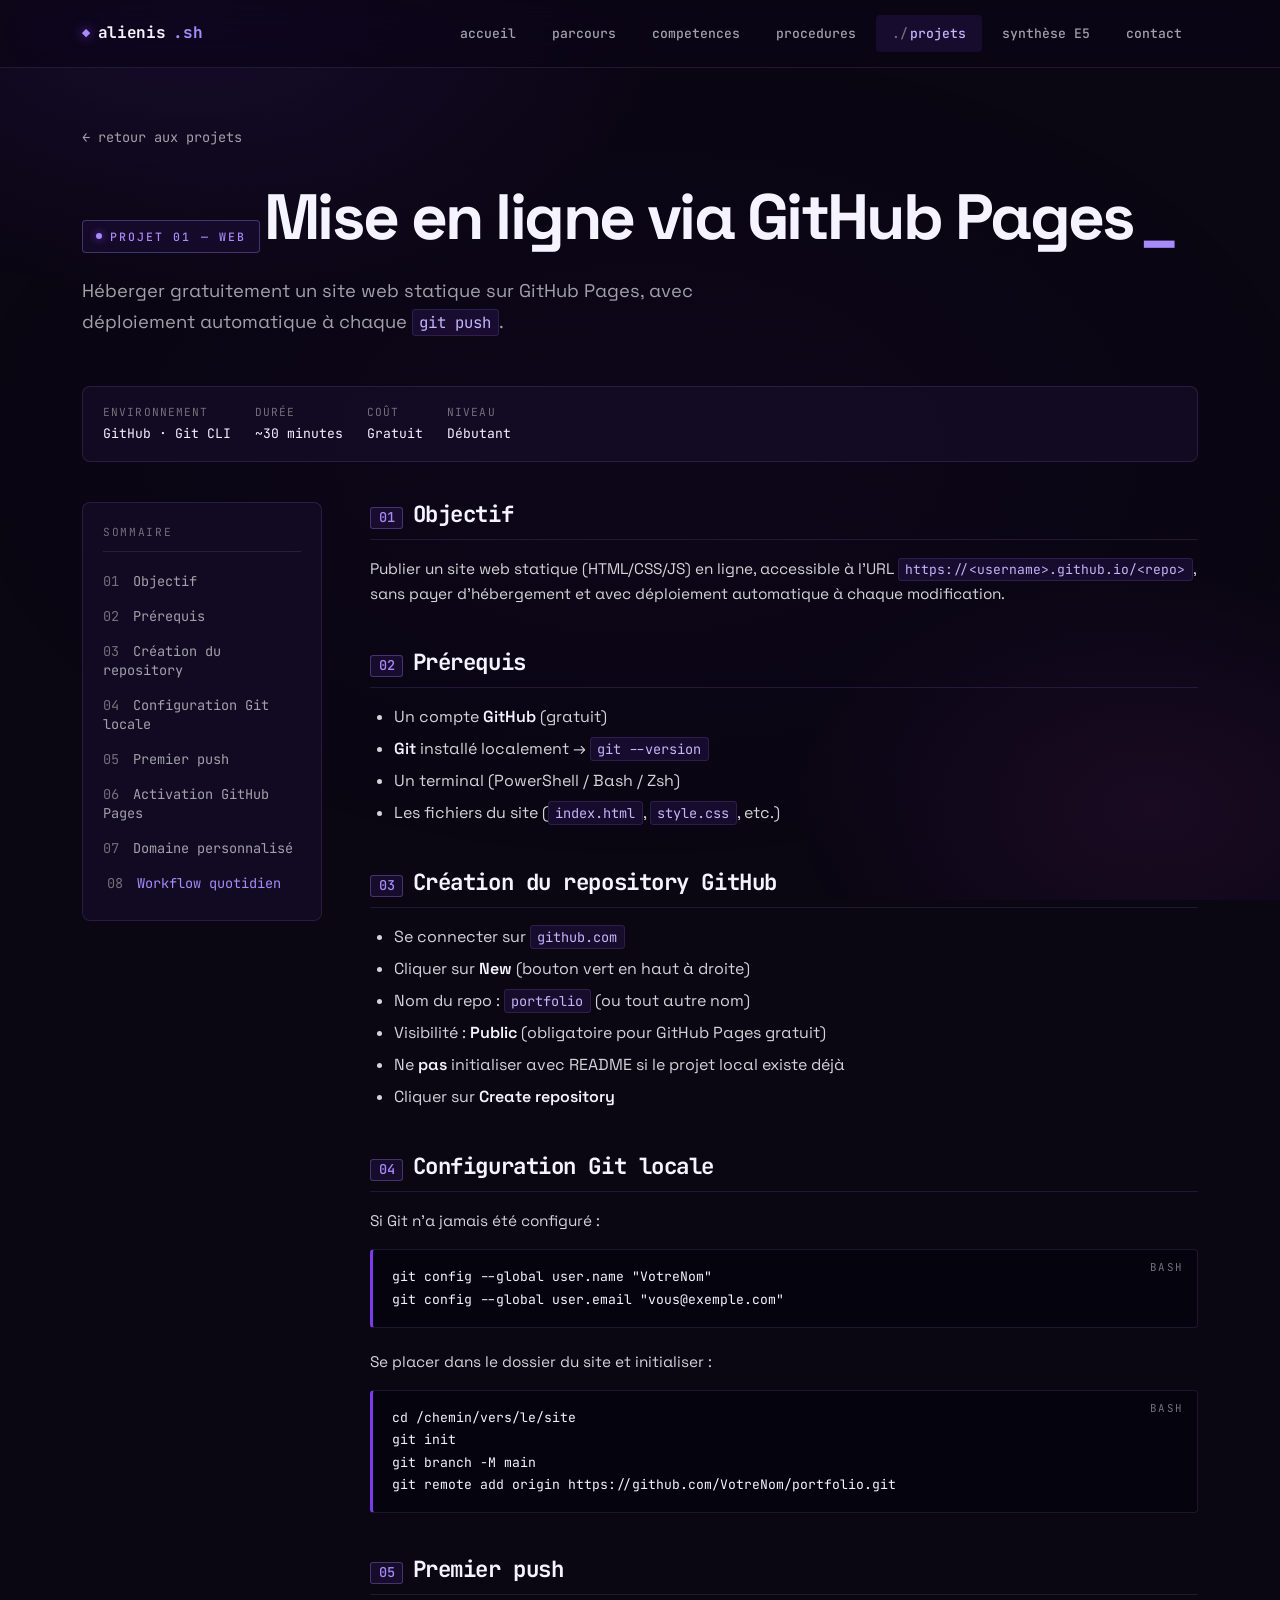
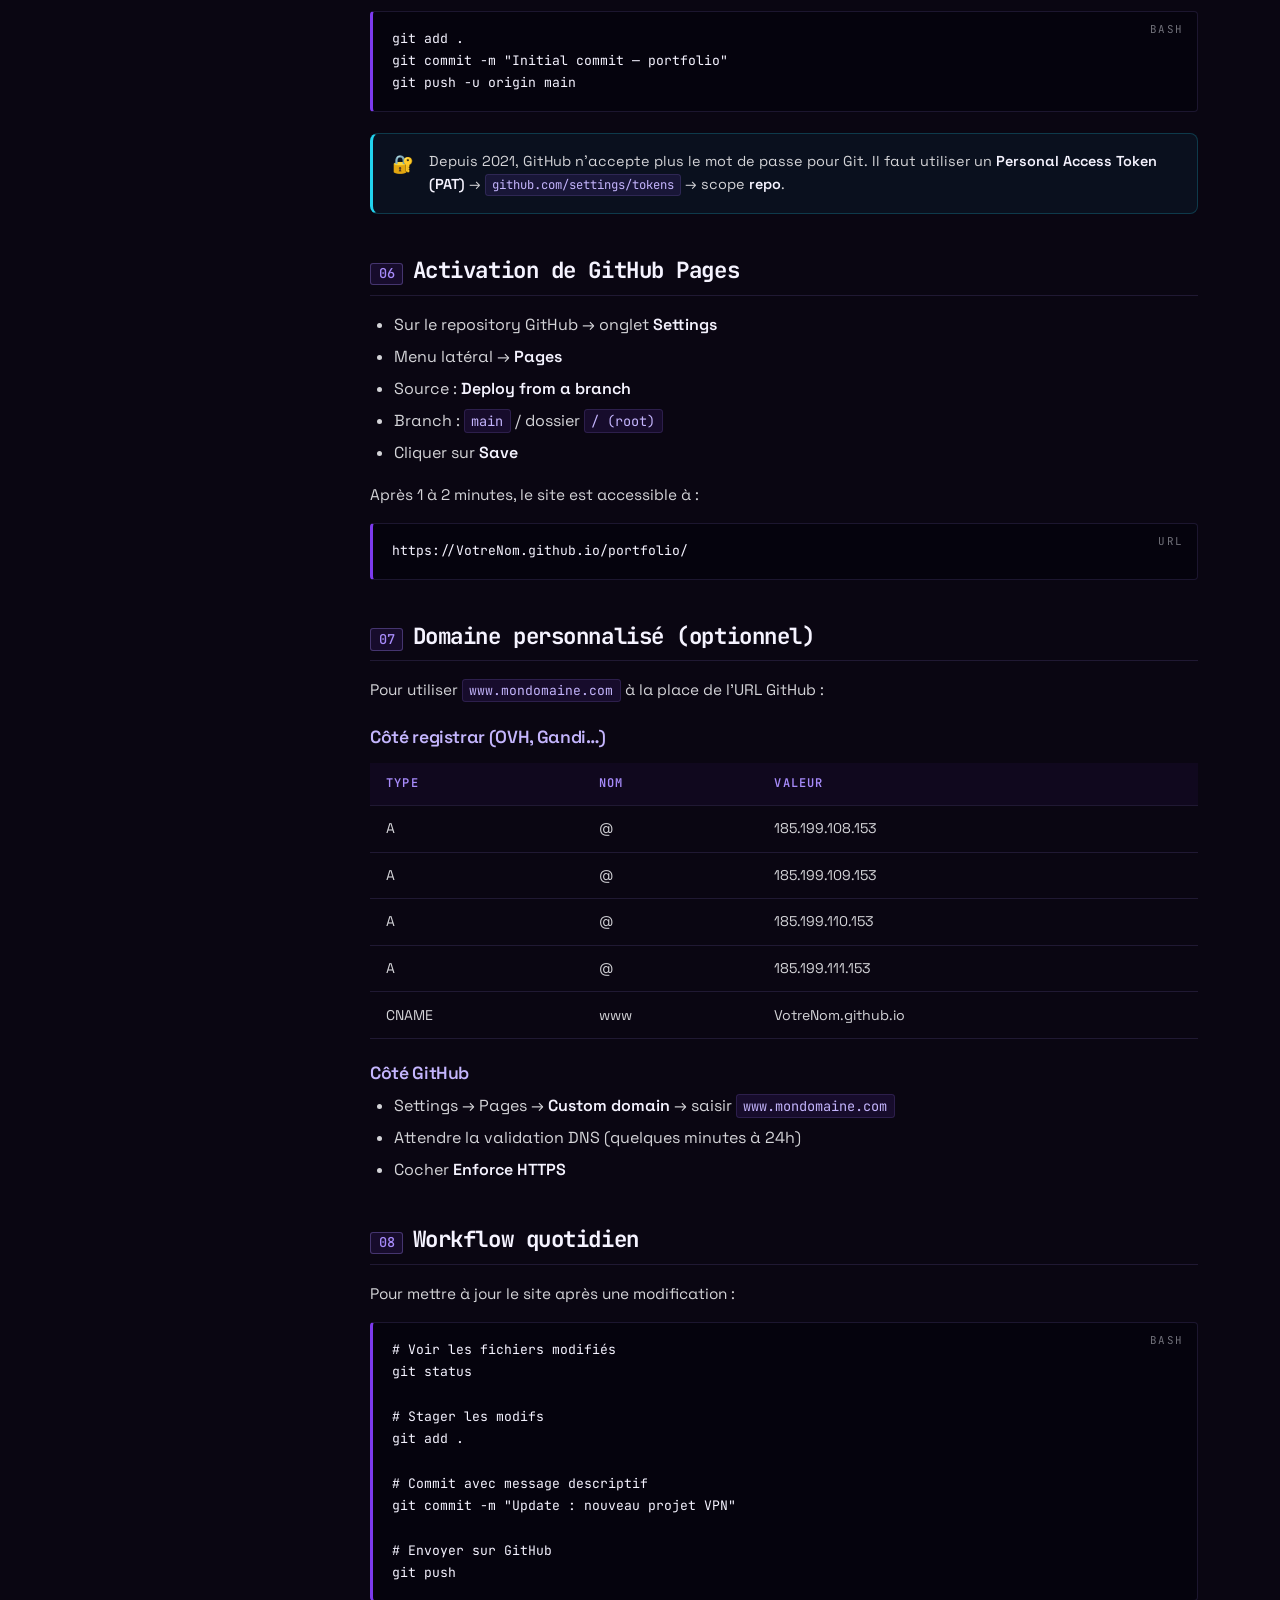
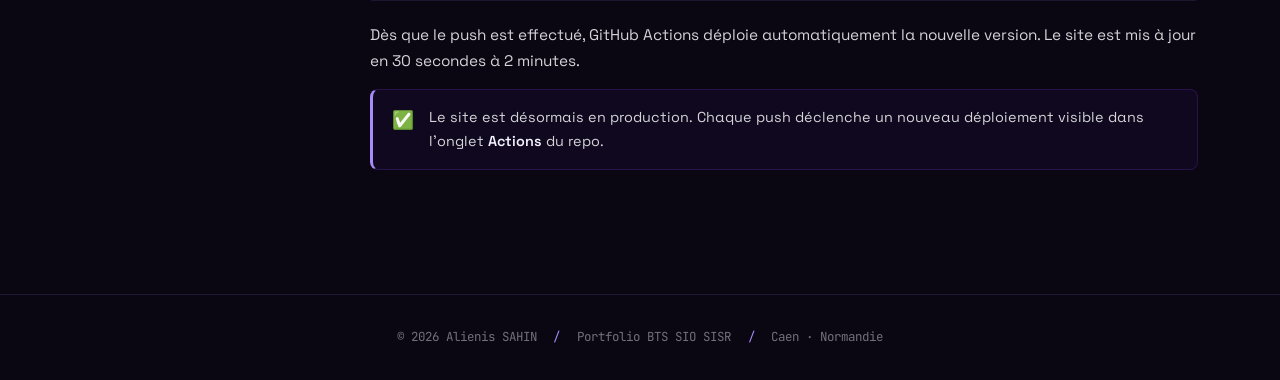
<file: projet-github-pages.html>
<!DOCTYPE html>
<html lang="fr">
<head>
    <meta charset="UTF-8">
    <meta name="viewport" content="width=device-width, initial-scale=1.0">
    <title>Mise en ligne via GitHub Pages | Alienis SAHIN</title>
    <link rel="stylesheet" href="style.css">
</head>
<body>
    <nav>
        <div class="nav-container">
            <a href="index.html" class="logo">alienis<span class="suffix">.sh</span></a>
            <button class="hamburger" id="hamburger-btn" aria-label="Menu"><span></span><span></span><span></span></button>
            <ul class="nav-links" id="nav-links">
                <li><a href="index.html">accueil</a></li>
                <li><a href="parcours.html">parcours</a></li>
                <li><a href="competences.html">competences</a></li>
                <li><a href="procedures.html">procedures</a></li>
                <li><a href="projets.html" class="active">projets</a></li>
                <li><a href="synthese-e5.html">synthèse E5</a></li>
                <li><a href="contact.html">contact</a></li>
            </ul>
        </div>
    </nav>
    <div class="nav-overlay" id="nav-overlay"></div>

    <main>
        <div class="container">
            <a href="projets.html" class="back-link">← retour aux projets</a>

            <section class="section-header animate-in">
                <span class="label">Projet 01 — Web</span>
                <h1>Mise en ligne via GitHub Pages</h1>
                <p class="subtitle">
                    Héberger gratuitement un site web statique sur GitHub Pages, avec
                    déploiement automatique à chaque <code>git push</code>.
                </p>
            </section>

            <div class="procedure-meta animate-in delay-1">
                <div class="meta-item"><span class="meta-label">Environnement</span><span class="meta-value">GitHub · Git CLI</span></div>
                <div class="meta-item"><span class="meta-label">Durée</span><span class="meta-value">~30 minutes</span></div>
                <div class="meta-item"><span class="meta-label">Coût</span><span class="meta-value">Gratuit</span></div>
                <div class="meta-item"><span class="meta-label">Niveau</span><span class="meta-value">Débutant</span></div>
            </div>

            <div class="procedure-layout">
                <aside class="toc">
                    <div class="toc-title">Sommaire</div>
                    <ol>
                        <li><a href="#objectif">Objectif</a></li>
                        <li><a href="#prerequis">Prérequis</a></li>
                        <li><a href="#repo">Création du repository</a></li>
                        <li><a href="#git-local">Configuration Git locale</a></li>
                        <li><a href="#push">Premier push</a></li>
                        <li><a href="#pages">Activation GitHub Pages</a></li>
                        <li><a href="#domaine">Domaine personnalisé</a></li>
                        <li><a href="#workflow">Workflow quotidien</a></li>
                    </ol>
                </aside>

                <div class="procedure-content">
                    <section id="objectif">
                        <h2 data-step="01">Objectif</h2>
                        <p>
                            Publier un site web statique (HTML/CSS/JS) en ligne, accessible à l'URL
                            <code>https://&lt;username&gt;.github.io/&lt;repo&gt;</code>, sans payer d'hébergement
                            et avec déploiement automatique à chaque modification.
                        </p>
                    </section>

                    <section id="prerequis">
                        <h2 data-step="02">Prérequis</h2>
                        <ul>
                            <li>Un compte <strong>GitHub</strong> (gratuit)</li>
                            <li><strong>Git</strong> installé localement → <code>git --version</code></li>
                            <li>Un terminal (PowerShell / Bash / Zsh)</li>
                            <li>Les fichiers du site (<code>index.html</code>, <code>style.css</code>, etc.)</li>
                        </ul>
                    </section>

                    <section id="repo">
                        <h2 data-step="03">Création du repository GitHub</h2>
                        <ul>
                            <li>Se connecter sur <code>github.com</code></li>
                            <li>Cliquer sur <strong>New</strong> (bouton vert en haut à droite)</li>
                            <li>Nom du repo : <code>portfolio</code> (ou tout autre nom)</li>
                            <li>Visibilité : <strong>Public</strong> (obligatoire pour GitHub Pages gratuit)</li>
                            <li>Ne <strong>pas</strong> initialiser avec README si le projet local existe déjà</li>
                            <li>Cliquer sur <strong>Create repository</strong></li>
                        </ul>
                    </section>

                    <section id="git-local">
                        <h2 data-step="04">Configuration Git locale</h2>
                        <p>Si Git n'a jamais été configuré :</p>
                        <pre data-lang="bash"><code>git config --global user.name "VotreNom"
git config --global user.email "vous@exemple.com"</code></pre>

                        <p>Se placer dans le dossier du site et initialiser :</p>
                        <pre data-lang="bash"><code>cd /chemin/vers/le/site
git init
git branch -M main
git remote add origin https://github.com/VotreNom/portfolio.git</code></pre>
                    </section>

                    <section id="push">
                        <h2 data-step="05">Premier push</h2>
                        <pre data-lang="bash"><code>git add .
git commit -m "Initial commit — portfolio"
git push -u origin main</code></pre>
                        <div class="callout callout-tip">
                            <span class="icon">🔐</span>
                            <p>Depuis 2021, GitHub n'accepte plus le mot de passe pour Git. Il faut utiliser un <strong>Personal Access Token (PAT)</strong> → <code>github.com/settings/tokens</code> → scope <strong>repo</strong>.</p>
                        </div>
                    </section>

                    <section id="pages">
                        <h2 data-step="06">Activation de GitHub Pages</h2>
                        <ul>
                            <li>Sur le repository GitHub → onglet <strong>Settings</strong></li>
                            <li>Menu latéral → <strong>Pages</strong></li>
                            <li>Source : <strong>Deploy from a branch</strong></li>
                            <li>Branch : <code>main</code> / dossier <code>/ (root)</code></li>
                            <li>Cliquer sur <strong>Save</strong></li>
                        </ul>
                        <p>Après 1 à 2 minutes, le site est accessible à :</p>
                        <pre data-lang="url"><code>https://VotreNom.github.io/portfolio/</code></pre>
                    </section>

                    <section id="domaine">
                        <h2 data-step="07">Domaine personnalisé (optionnel)</h2>
                        <p>Pour utiliser <code>www.mondomaine.com</code> à la place de l'URL GitHub :</p>
                        <h3>Côté registrar (OVH, Gandi…)</h3>
                        <table>
                            <thead><tr><th>Type</th><th>Nom</th><th>Valeur</th></tr></thead>
                            <tbody>
                                <tr><td>A</td><td>@</td><td>185.199.108.153</td></tr>
                                <tr><td>A</td><td>@</td><td>185.199.109.153</td></tr>
                                <tr><td>A</td><td>@</td><td>185.199.110.153</td></tr>
                                <tr><td>A</td><td>@</td><td>185.199.111.153</td></tr>
                                <tr><td>CNAME</td><td>www</td><td>VotreNom.github.io</td></tr>
                            </tbody>
                        </table>
                        <h3>Côté GitHub</h3>
                        <ul>
                            <li>Settings → Pages → <strong>Custom domain</strong> → saisir <code>www.mondomaine.com</code></li>
                            <li>Attendre la validation DNS (quelques minutes à 24h)</li>
                            <li>Cocher <strong>Enforce HTTPS</strong></li>
                        </ul>
                    </section>

                    <section id="workflow">
                        <h2 data-step="08">Workflow quotidien</h2>
                        <p>Pour mettre à jour le site après une modification :</p>
                        <pre data-lang="bash"><code># Voir les fichiers modifiés
git status

# Stager les modifs
git add .

# Commit avec message descriptif
git commit -m "Update : nouveau projet VPN"

# Envoyer sur GitHub
git push</code></pre>
                        <p>
                            Dès que le push est effectué, GitHub Actions déploie automatiquement la
                            nouvelle version. Le site est mis à jour en 30 secondes à 2 minutes.
                        </p>
                        <div class="callout">
                            <span class="icon">✅</span>
                            <p>Le site est désormais en production. Chaque push déclenche un nouveau déploiement visible dans l'onglet <strong>Actions</strong> du repo.</p>
                        </div>
                    </section>
                </div>
            </div>
        </div>
    </main>

    <footer>
        <span>© 2026 Alienis SAHIN</span>
        <span class="sep">/</span>
        <span>Portfolio BTS SIO SISR</span>
        <span class="sep">/</span>
        <span>Caen · Normandie</span>
    </footer>

    <script src="app.js"></script>
</body>
</html>
</file>
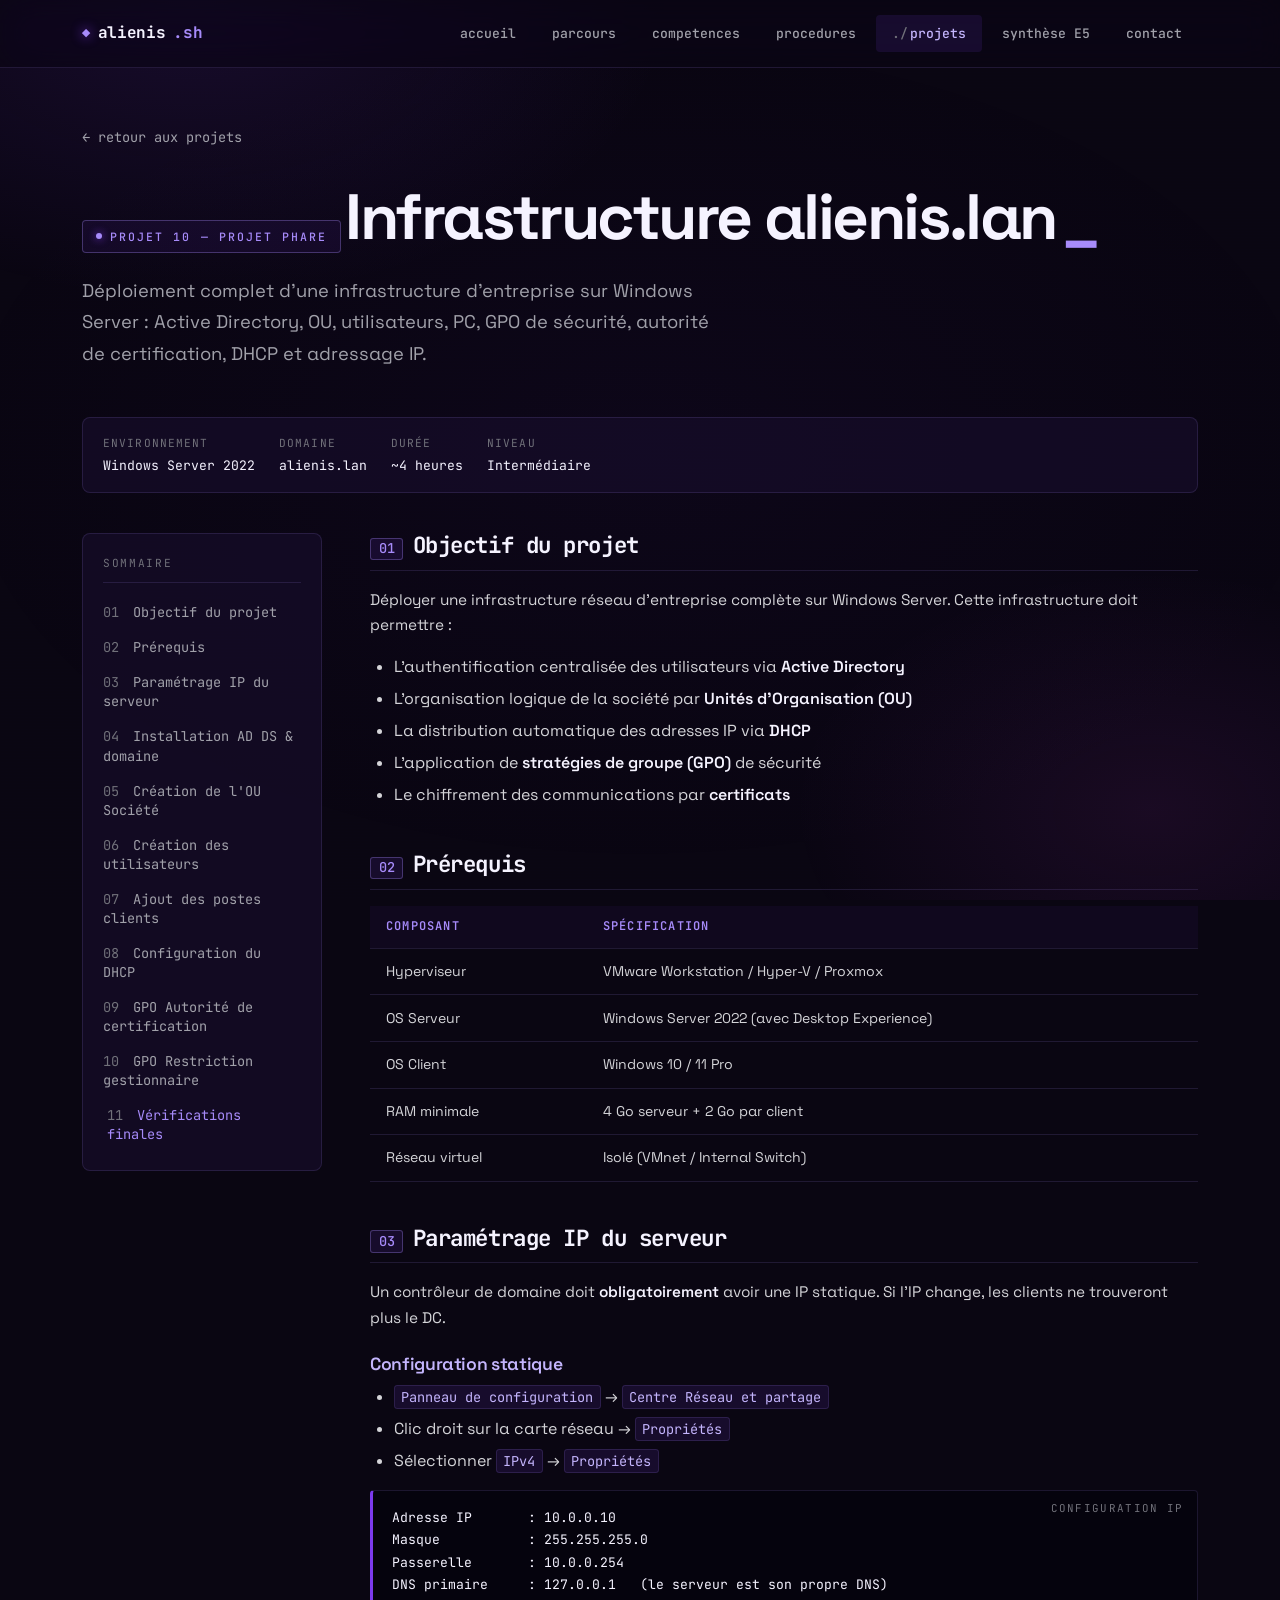
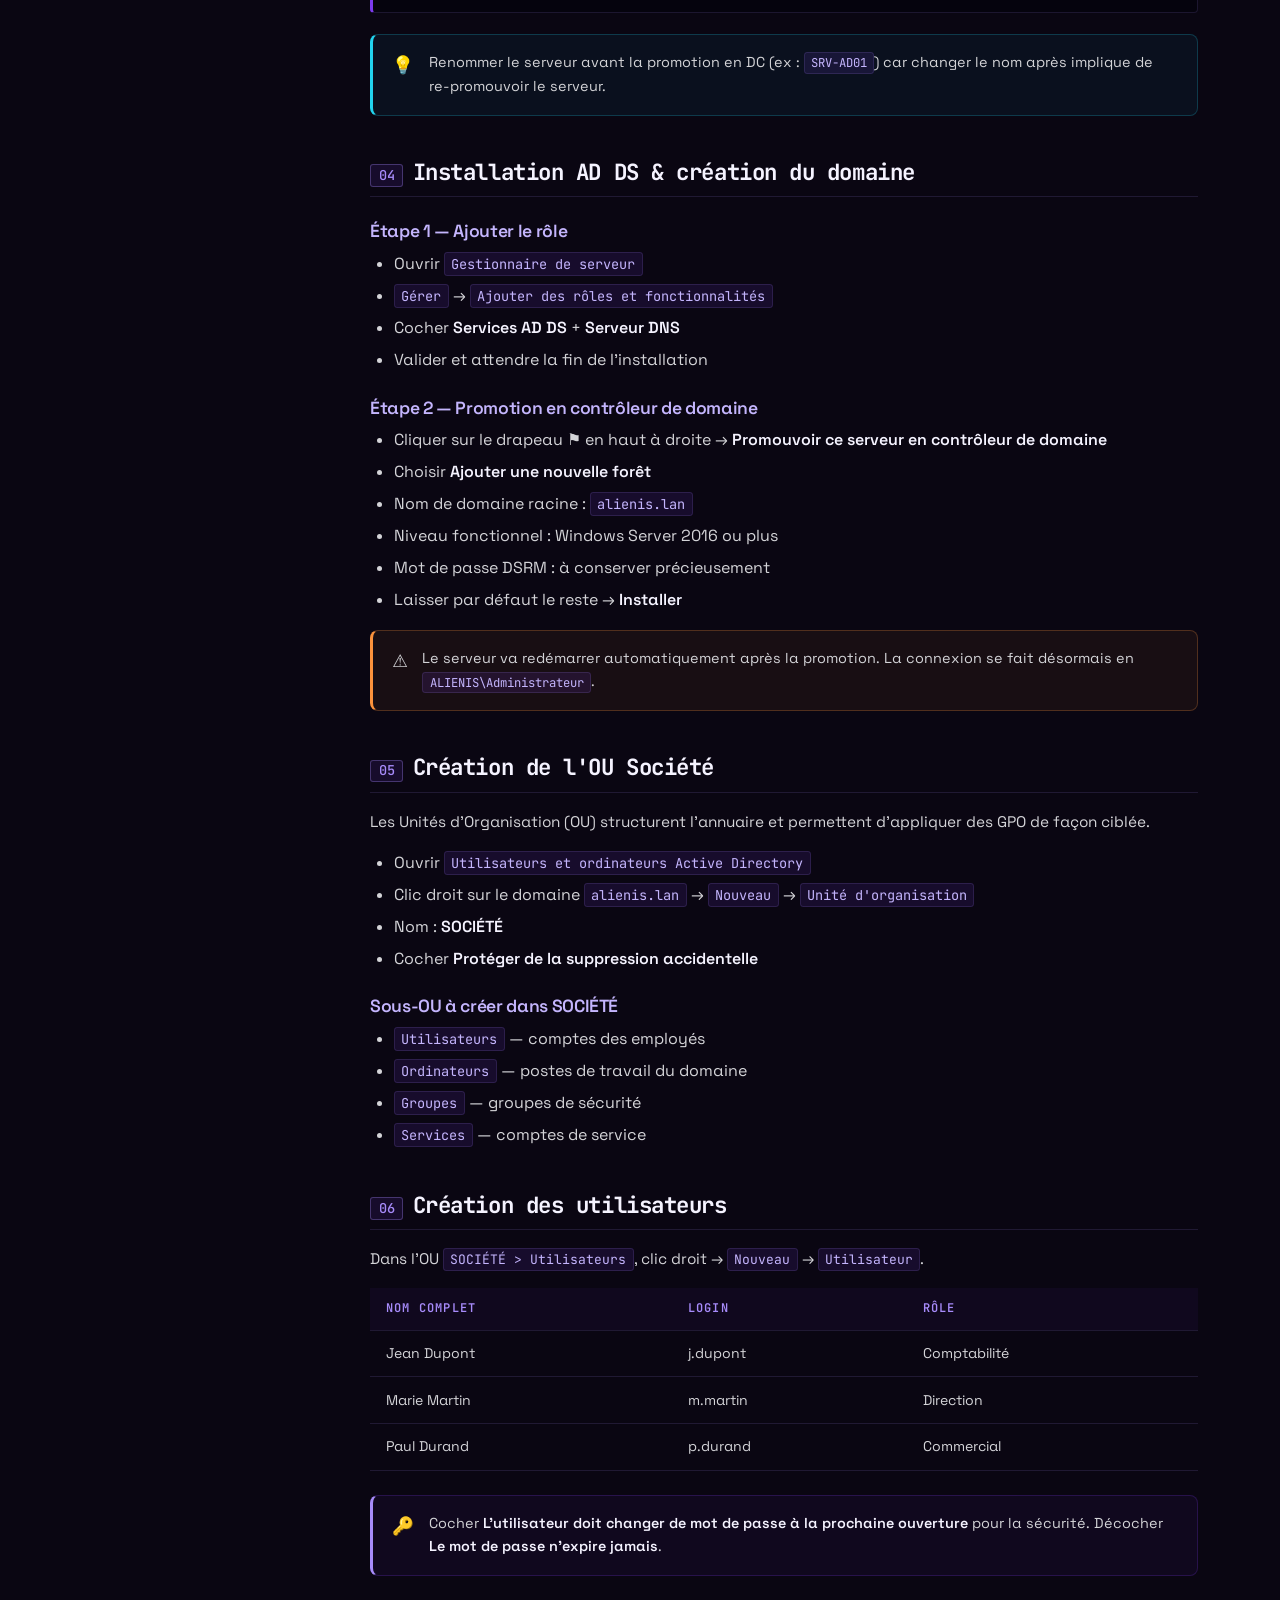
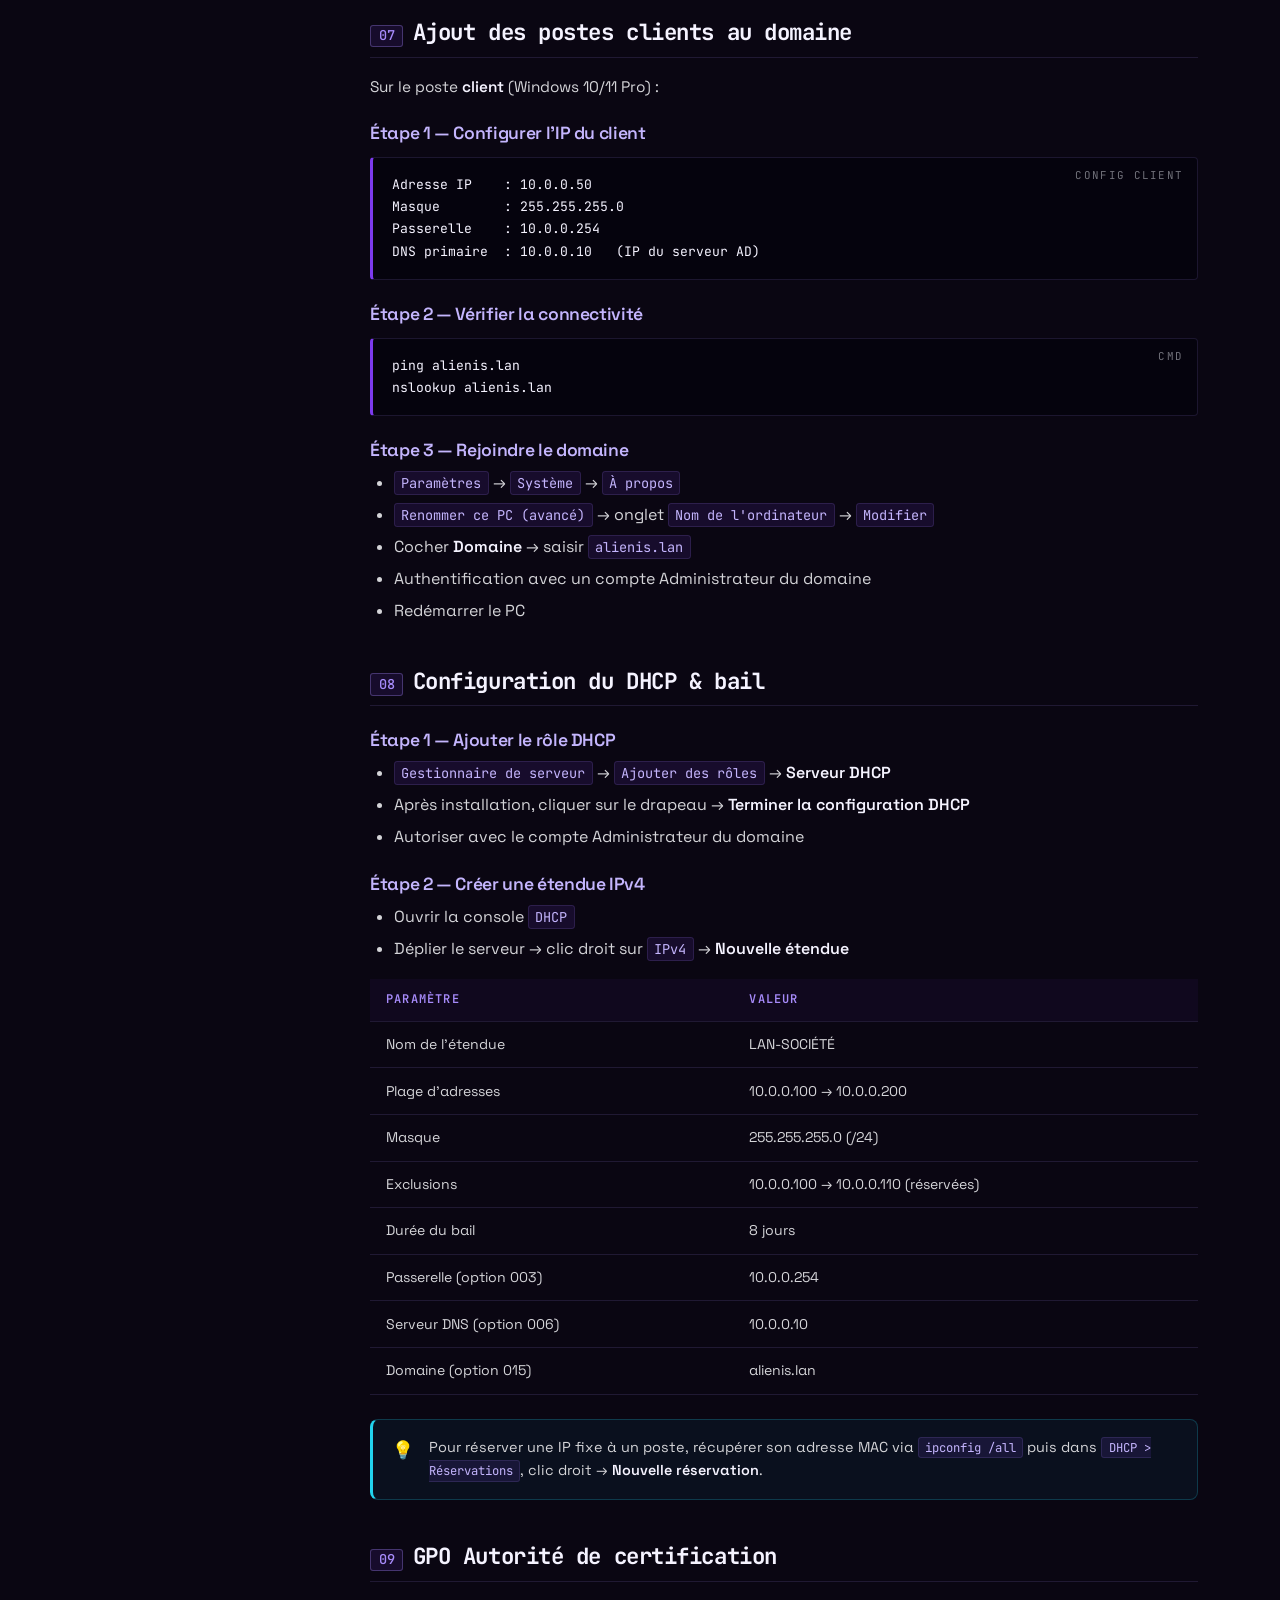
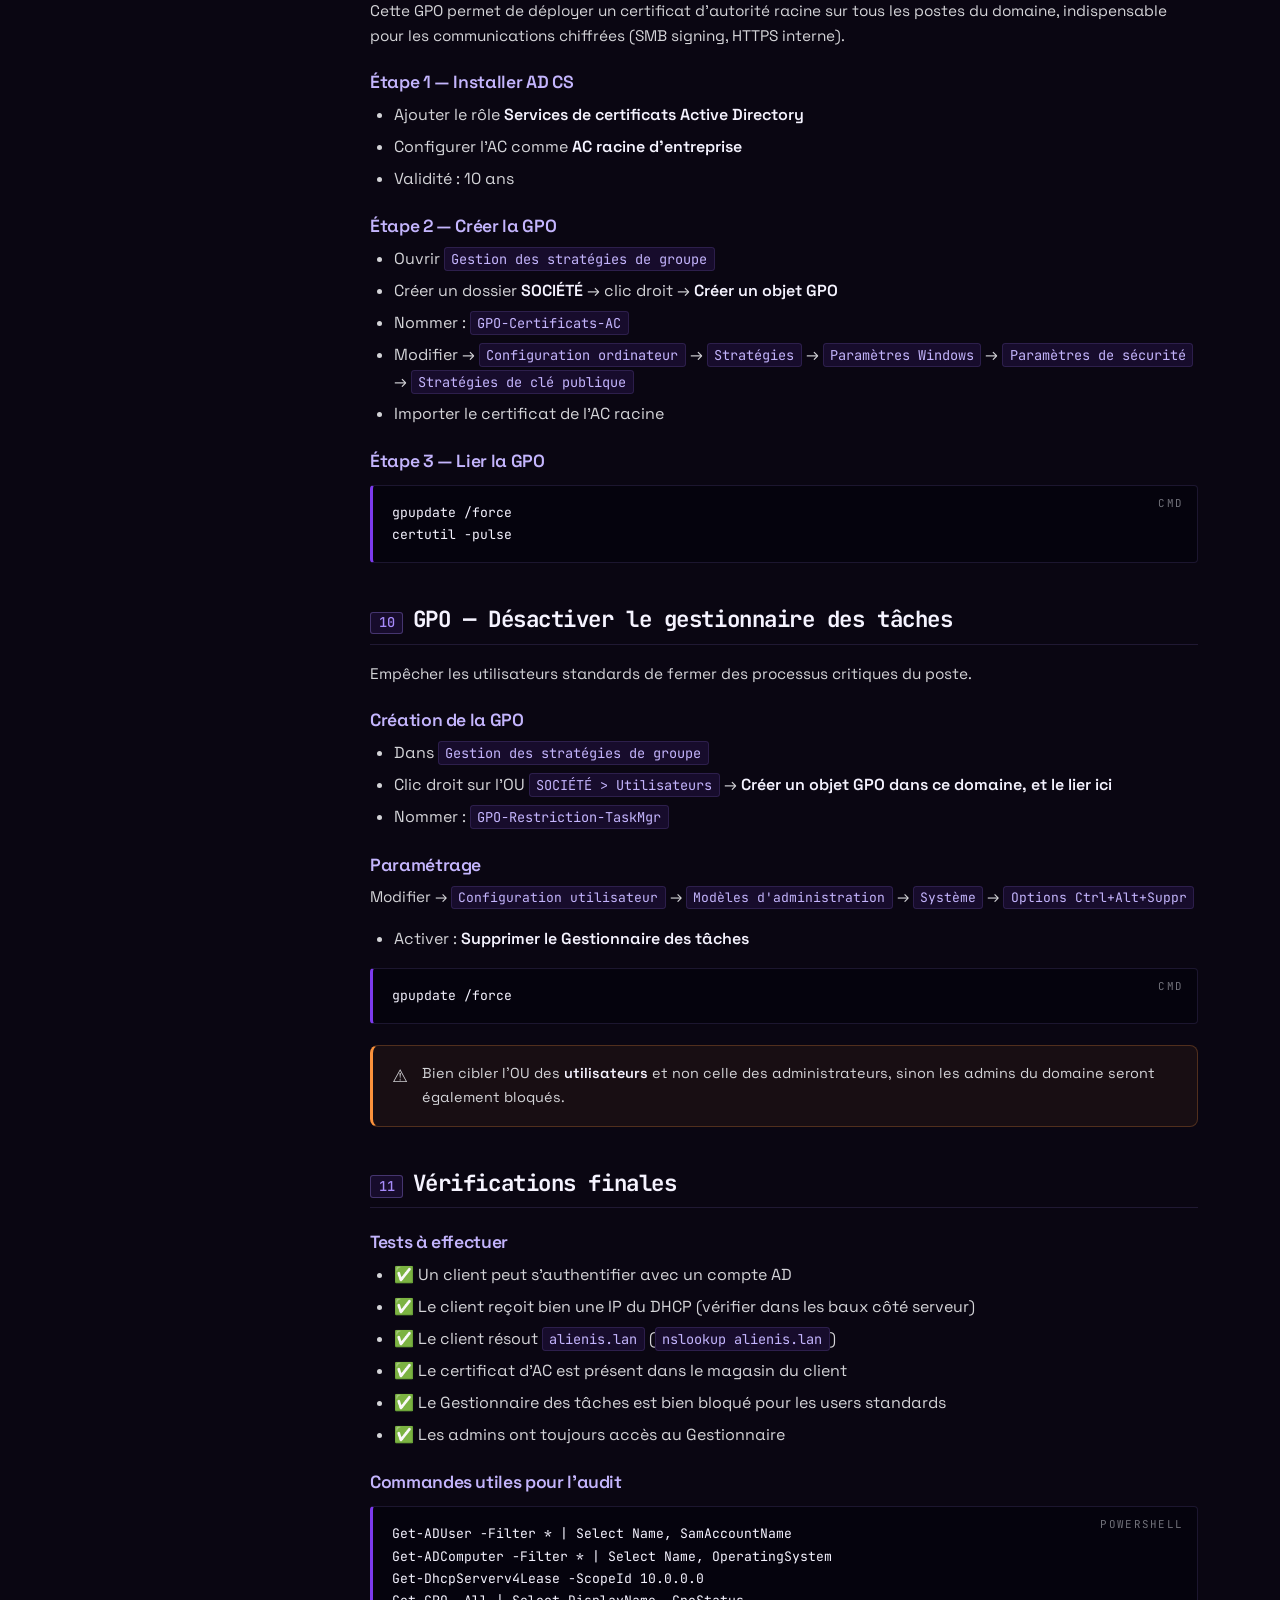
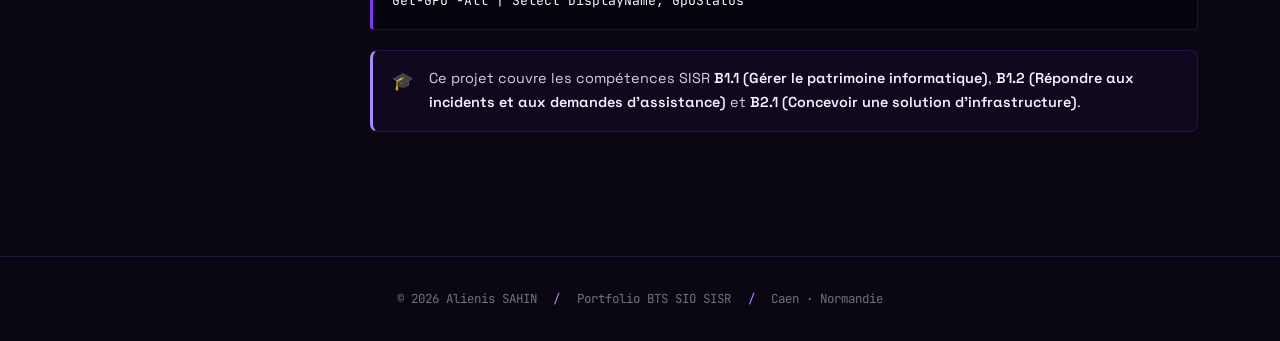
<file: projet-societe-alienis.html>
<!DOCTYPE html>
<html lang="fr">
<head>
    <meta charset="UTF-8">
    <meta name="viewport" content="width=device-width, initial-scale=1.0">
    <title>Infrastructure alienis.lan | Alienis SAHIN</title>
    <meta name="description" content="Procédure complète : déploiement d'une infrastructure d'entreprise Windows Server avec AD, GPO et DHCP.">
    <link rel="stylesheet" href="style.css">
</head>
<body>
    <nav>
        <div class="nav-container">
            <a href="index.html" class="logo">alienis<span class="suffix">.sh</span></a>
            <button class="hamburger" id="hamburger-btn" aria-label="Menu"><span></span><span></span><span></span></button>
            <ul class="nav-links" id="nav-links">
                <li><a href="index.html">accueil</a></li>
                <li><a href="parcours.html">parcours</a></li>
                <li><a href="competences.html">competences</a></li>
                <li><a href="procedures.html">procedures</a></li>
                <li><a href="projets.html" class="active">projets</a></li>
                <li><a href="synthese-e5.html">synthèse E5</a></li>
                <li><a href="contact.html">contact</a></li>
            </ul>
        </div>
    </nav>
    <div class="nav-overlay" id="nav-overlay"></div>

    <main>
        <div class="container">
            <a href="projets.html" class="back-link">← retour aux projets</a>

            <section class="section-header animate-in">
                <span class="label">Projet 10 — Projet phare</span>
                <h1>Infrastructure alienis.lan</h1>
                <p class="subtitle">
                    Déploiement complet d'une infrastructure d'entreprise sur Windows Server : Active
                    Directory, OU, utilisateurs, PC, GPO de sécurité, autorité de certification, DHCP
                    et adressage IP.
                </p>
            </section>

            <div class="procedure-meta animate-in delay-1">
                <div class="meta-item">
                    <span class="meta-label">Environnement</span>
                    <span class="meta-value">Windows Server 2022</span>
                </div>
                <div class="meta-item">
                    <span class="meta-label">Domaine</span>
                    <span class="meta-value">alienis.lan</span>
                </div>
                <div class="meta-item">
                    <span class="meta-label">Durée</span>
                    <span class="meta-value">~4 heures</span>
                </div>
                <div class="meta-item">
                    <span class="meta-label">Niveau</span>
                    <span class="meta-value">Intermédiaire</span>
                </div>
            </div>

            <div class="procedure-layout">
                <aside class="toc">
                    <div class="toc-title">Sommaire</div>
                    <ol>
                        <li><a href="#objectif">Objectif du projet</a></li>
                        <li><a href="#prerequis">Prérequis</a></li>
                        <li><a href="#ip-serveur">Paramétrage IP du serveur</a></li>
                        <li><a href="#ad-ds">Installation AD DS &amp; domaine</a></li>
                        <li><a href="#ou">Création de l'OU Société</a></li>
                        <li><a href="#users">Création des utilisateurs</a></li>
                        <li><a href="#pc">Ajout des postes clients</a></li>
                        <li><a href="#dhcp">Configuration du DHCP</a></li>
                        <li><a href="#gpo-cert">GPO Autorité de certification</a></li>
                        <li><a href="#gpo-taskmgr">GPO Restriction gestionnaire</a></li>
                        <li><a href="#verif">Vérifications finales</a></li>
                    </ol>
                </aside>

                <div class="procedure-content">
                    <section id="objectif">
                        <h2 data-step="01">Objectif du projet</h2>
                        <p>
                            Déployer une infrastructure réseau d'entreprise complète sur Windows Server.
                            Cette infrastructure doit permettre :
                        </p>
                        <ul>
                            <li>L'authentification centralisée des utilisateurs via <strong>Active Directory</strong></li>
                            <li>L'organisation logique de la société par <strong>Unités d'Organisation (OU)</strong></li>
                            <li>La distribution automatique des adresses IP via <strong>DHCP</strong></li>
                            <li>L'application de <strong>stratégies de groupe (GPO)</strong> de sécurité</li>
                            <li>Le chiffrement des communications par <strong>certificats</strong></li>
                        </ul>
                    </section>

                    <section id="prerequis">
                        <h2 data-step="02">Prérequis</h2>
                        <table>
                            <thead>
                                <tr><th>Composant</th><th>Spécification</th></tr>
                            </thead>
                            <tbody>
                                <tr><td>Hyperviseur</td><td>VMware Workstation / Hyper-V / Proxmox</td></tr>
                                <tr><td>OS Serveur</td><td>Windows Server 2022 (avec Desktop Experience)</td></tr>
                                <tr><td>OS Client</td><td>Windows 10 / 11 Pro</td></tr>
                                <tr><td>RAM minimale</td><td>4 Go serveur + 2 Go par client</td></tr>
                                <tr><td>Réseau virtuel</td><td>Isolé (VMnet / Internal Switch)</td></tr>
                            </tbody>
                        </table>
                    </section>

                    <section id="ip-serveur">
                        <h2 data-step="03">Paramétrage IP du serveur</h2>
                        <p>
                            Un contrôleur de domaine doit <strong>obligatoirement</strong> avoir une IP
                            statique. Si l'IP change, les clients ne trouveront plus le DC.
                        </p>
                        <h3>Configuration statique</h3>
                        <ul>
                            <li><code>Panneau de configuration</code> → <code>Centre Réseau et partage</code></li>
                            <li>Clic droit sur la carte réseau → <code>Propriétés</code></li>
                            <li>Sélectionner <code>IPv4</code> → <code>Propriétés</code></li>
                        </ul>
                        <pre data-lang="Configuration IP"><code>Adresse IP       : 10.0.0.10
Masque           : 255.255.255.0
Passerelle       : 10.0.0.254
DNS primaire     : 127.0.0.1   (le serveur est son propre DNS)</code></pre>
                        <div class="callout callout-tip">
                            <span class="icon">💡</span>
                            <p>Renommer le serveur avant la promotion en DC (ex : <code>SRV-AD01</code>) car changer le nom après implique de re-promouvoir le serveur.</p>
                        </div>
                    </section>

                    <section id="ad-ds">
                        <h2 data-step="04">Installation AD DS &amp; création du domaine</h2>
                        <h3>Étape 1 — Ajouter le rôle</h3>
                        <ul>
                            <li>Ouvrir <code>Gestionnaire de serveur</code></li>
                            <li><code>Gérer</code> → <code>Ajouter des rôles et fonctionnalités</code></li>
                            <li>Cocher <strong>Services AD DS</strong> + <strong>Serveur DNS</strong></li>
                            <li>Valider et attendre la fin de l'installation</li>
                        </ul>

                        <h3>Étape 2 — Promotion en contrôleur de domaine</h3>
                        <ul>
                            <li>Cliquer sur le drapeau ⚑ en haut à droite → <strong>Promouvoir ce serveur en contrôleur de domaine</strong></li>
                            <li>Choisir <strong>Ajouter une nouvelle forêt</strong></li>
                            <li>Nom de domaine racine : <code>alienis.lan</code></li>
                            <li>Niveau fonctionnel : Windows Server 2016 ou plus</li>
                            <li>Mot de passe DSRM : à conserver précieusement</li>
                            <li>Laisser par défaut le reste → <strong>Installer</strong></li>
                        </ul>
                        <div class="callout callout-warn">
                            <span class="icon">⚠️</span>
                            <p>Le serveur va redémarrer automatiquement après la promotion. La connexion se fait désormais en <code>ALIENIS\Administrateur</code>.</p>
                        </div>
                    </section>

                    <section id="ou">
                        <h2 data-step="05">Création de l'OU Société</h2>
                        <p>
                            Les Unités d'Organisation (OU) structurent l'annuaire et permettent d'appliquer
                            des GPO de façon ciblée.
                        </p>
                        <ul>
                            <li>Ouvrir <code>Utilisateurs et ordinateurs Active Directory</code></li>
                            <li>Clic droit sur le domaine <code>alienis.lan</code> → <code>Nouveau</code> → <code>Unité d'organisation</code></li>
                            <li>Nom : <strong>SOCIÉTÉ</strong></li>
                            <li>Cocher <strong>Protéger de la suppression accidentelle</strong></li>
                        </ul>
                        <h3>Sous-OU à créer dans SOCIÉTÉ</h3>
                        <ul>
                            <li><code>Utilisateurs</code> — comptes des employés</li>
                            <li><code>Ordinateurs</code> — postes de travail du domaine</li>
                            <li><code>Groupes</code> — groupes de sécurité</li>
                            <li><code>Services</code> — comptes de service</li>
                        </ul>
                    </section>

                    <section id="users">
                        <h2 data-step="06">Création des utilisateurs</h2>
                        <p>
                            Dans l'OU <code>SOCIÉTÉ &gt; Utilisateurs</code>, clic droit → <code>Nouveau</code> → <code>Utilisateur</code>.
                        </p>
                        <table>
                            <thead>
                                <tr><th>Nom complet</th><th>Login</th><th>Rôle</th></tr>
                            </thead>
                            <tbody>
                                <tr><td>Jean Dupont</td><td>j.dupont</td><td>Comptabilité</td></tr>
                                <tr><td>Marie Martin</td><td>m.martin</td><td>Direction</td></tr>
                                <tr><td>Paul Durand</td><td>p.durand</td><td>Commercial</td></tr>
                            </tbody>
                        </table>
                        <div class="callout">
                            <span class="icon">🔑</span>
                            <p>Cocher <strong>L'utilisateur doit changer de mot de passe à la prochaine ouverture</strong> pour la sécurité. Décocher <strong>Le mot de passe n'expire jamais</strong>.</p>
                        </div>
                    </section>

                    <section id="pc">
                        <h2 data-step="07">Ajout des postes clients au domaine</h2>
                        <p>Sur le poste <strong>client</strong> (Windows 10/11 Pro) :</p>
                        <h3>Étape 1 — Configurer l'IP du client</h3>
                        <pre data-lang="Config client"><code>Adresse IP    : 10.0.0.50
Masque        : 255.255.255.0
Passerelle    : 10.0.0.254
DNS primaire  : 10.0.0.10   (IP du serveur AD)</code></pre>

                        <h3>Étape 2 — Vérifier la connectivité</h3>
                        <pre data-lang="cmd"><code>ping alienis.lan
nslookup alienis.lan</code></pre>

                        <h3>Étape 3 — Rejoindre le domaine</h3>
                        <ul>
                            <li><code>Paramètres</code> → <code>Système</code> → <code>À propos</code></li>
                            <li><code>Renommer ce PC (avancé)</code> → onglet <code>Nom de l'ordinateur</code> → <code>Modifier</code></li>
                            <li>Cocher <strong>Domaine</strong> → saisir <code>alienis.lan</code></li>
                            <li>Authentification avec un compte Administrateur du domaine</li>
                            <li>Redémarrer le PC</li>
                        </ul>
                    </section>

                    <section id="dhcp">
                        <h2 data-step="08">Configuration du DHCP &amp; bail</h2>
                        <h3>Étape 1 — Ajouter le rôle DHCP</h3>
                        <ul>
                            <li><code>Gestionnaire de serveur</code> → <code>Ajouter des rôles</code> → <strong>Serveur DHCP</strong></li>
                            <li>Après installation, cliquer sur le drapeau → <strong>Terminer la configuration DHCP</strong></li>
                            <li>Autoriser avec le compte Administrateur du domaine</li>
                        </ul>

                        <h3>Étape 2 — Créer une étendue IPv4</h3>
                        <ul>
                            <li>Ouvrir la console <code>DHCP</code></li>
                            <li>Déplier le serveur → clic droit sur <code>IPv4</code> → <strong>Nouvelle étendue</strong></li>
                        </ul>
                        <table>
                            <thead>
                                <tr><th>Paramètre</th><th>Valeur</th></tr>
                            </thead>
                            <tbody>
                                <tr><td>Nom de l'étendue</td><td>LAN-SOCIÉTÉ</td></tr>
                                <tr><td>Plage d'adresses</td><td>10.0.0.100 → 10.0.0.200</td></tr>
                                <tr><td>Masque</td><td>255.255.255.0 (/24)</td></tr>
                                <tr><td>Exclusions</td><td>10.0.0.100 → 10.0.0.110 (réservées)</td></tr>
                                <tr><td>Durée du bail</td><td>8 jours</td></tr>
                                <tr><td>Passerelle (option 003)</td><td>10.0.0.254</td></tr>
                                <tr><td>Serveur DNS (option 006)</td><td>10.0.0.10</td></tr>
                                <tr><td>Domaine (option 015)</td><td>alienis.lan</td></tr>
                            </tbody>
                        </table>
                        <div class="callout callout-tip">
                            <span class="icon">💡</span>
                            <p>Pour réserver une IP fixe à un poste, récupérer son adresse MAC via <code>ipconfig /all</code> puis dans <code>DHCP &gt; Réservations</code>, clic droit → <strong>Nouvelle réservation</strong>.</p>
                        </div>
                    </section>

                    <section id="gpo-cert">
                        <h2 data-step="09">GPO Autorité de certification</h2>
                        <p>
                            Cette GPO permet de déployer un certificat d'autorité racine sur tous les postes
                            du domaine, indispensable pour les communications chiffrées (SMB signing, HTTPS interne).
                        </p>
                        <h3>Étape 1 — Installer AD CS</h3>
                        <ul>
                            <li>Ajouter le rôle <strong>Services de certificats Active Directory</strong></li>
                            <li>Configurer l'AC comme <strong>AC racine d'entreprise</strong></li>
                            <li>Validité : 10 ans</li>
                        </ul>
                        <h3>Étape 2 — Créer la GPO</h3>
                        <ul>
                            <li>Ouvrir <code>Gestion des stratégies de groupe</code></li>
                            <li>Créer un dossier <strong>SOCIÉTÉ</strong> → clic droit → <strong>Créer un objet GPO</strong></li>
                            <li>Nommer : <code>GPO-Certificats-AC</code></li>
                            <li>Modifier → <code>Configuration ordinateur</code> → <code>Stratégies</code> → <code>Paramètres Windows</code> → <code>Paramètres de sécurité</code> → <code>Stratégies de clé publique</code></li>
                            <li>Importer le certificat de l'AC racine</li>
                        </ul>
                        <h3>Étape 3 — Lier la GPO</h3>
                        <pre data-lang="cmd"><code>gpupdate /force
certutil -pulse</code></pre>
                    </section>

                    <section id="gpo-taskmgr">
                        <h2 data-step="10">GPO — Désactiver le gestionnaire des tâches</h2>
                        <p>
                            Empêcher les utilisateurs standards de fermer des processus critiques du poste.
                        </p>
                        <h3>Création de la GPO</h3>
                        <ul>
                            <li>Dans <code>Gestion des stratégies de groupe</code></li>
                            <li>Clic droit sur l'OU <code>SOCIÉTÉ &gt; Utilisateurs</code> → <strong>Créer un objet GPO dans ce domaine, et le lier ici</strong></li>
                            <li>Nommer : <code>GPO-Restriction-TaskMgr</code></li>
                        </ul>
                        <h3>Paramétrage</h3>
                        <p>Modifier → <code>Configuration utilisateur</code> → <code>Modèles d'administration</code> → <code>Système</code> → <code>Options Ctrl+Alt+Suppr</code></p>
                        <ul>
                            <li>Activer : <strong>Supprimer le Gestionnaire des tâches</strong></li>
                        </ul>
                        <pre data-lang="cmd"><code>gpupdate /force</code></pre>
                        <div class="callout callout-warn">
                            <span class="icon">⚠️</span>
                            <p>Bien cibler l'OU des <strong>utilisateurs</strong> et non celle des administrateurs, sinon les admins du domaine seront également bloqués.</p>
                        </div>
                    </section>

                    <section id="verif">
                        <h2 data-step="11">Vérifications finales</h2>
                        <h3>Tests à effectuer</h3>
                        <ul>
                            <li>✅ Un client peut s'authentifier avec un compte AD</li>
                            <li>✅ Le client reçoit bien une IP du DHCP (vérifier dans les baux côté serveur)</li>
                            <li>✅ Le client résout <code>alienis.lan</code> (<code>nslookup alienis.lan</code>)</li>
                            <li>✅ Le certificat d'AC est présent dans le magasin du client</li>
                            <li>✅ Le Gestionnaire des tâches est bien bloqué pour les users standards</li>
                            <li>✅ Les admins ont toujours accès au Gestionnaire</li>
                        </ul>
                        <h3>Commandes utiles pour l'audit</h3>
                        <pre data-lang="PowerShell"><code>Get-ADUser -Filter * | Select Name, SamAccountName
Get-ADComputer -Filter * | Select Name, OperatingSystem
Get-DhcpServerv4Lease -ScopeId 10.0.0.0
Get-GPO -All | Select DisplayName, GpoStatus</code></pre>

                        <div class="callout">
                            <span class="icon">🎓</span>
                            <p>Ce projet couvre les compétences SISR <strong>B1.1 (Gérer le patrimoine informatique)</strong>, <strong>B1.2 (Répondre aux incidents et aux demandes d'assistance)</strong> et <strong>B2.1 (Concevoir une solution d'infrastructure)</strong>.</p>
                        </div>
                    </section>
                </div>
            </div>
        </div>
    </main>

    <footer>
        <span>© 2026 Alienis SAHIN</span>
        <span class="sep">/</span>
        <span>Portfolio BTS SIO SISR</span>
        <span class="sep">/</span>
        <span>Caen · Normandie</span>
    </footer>

    <script src="app.js"></script>
</body>
</html>
</file>
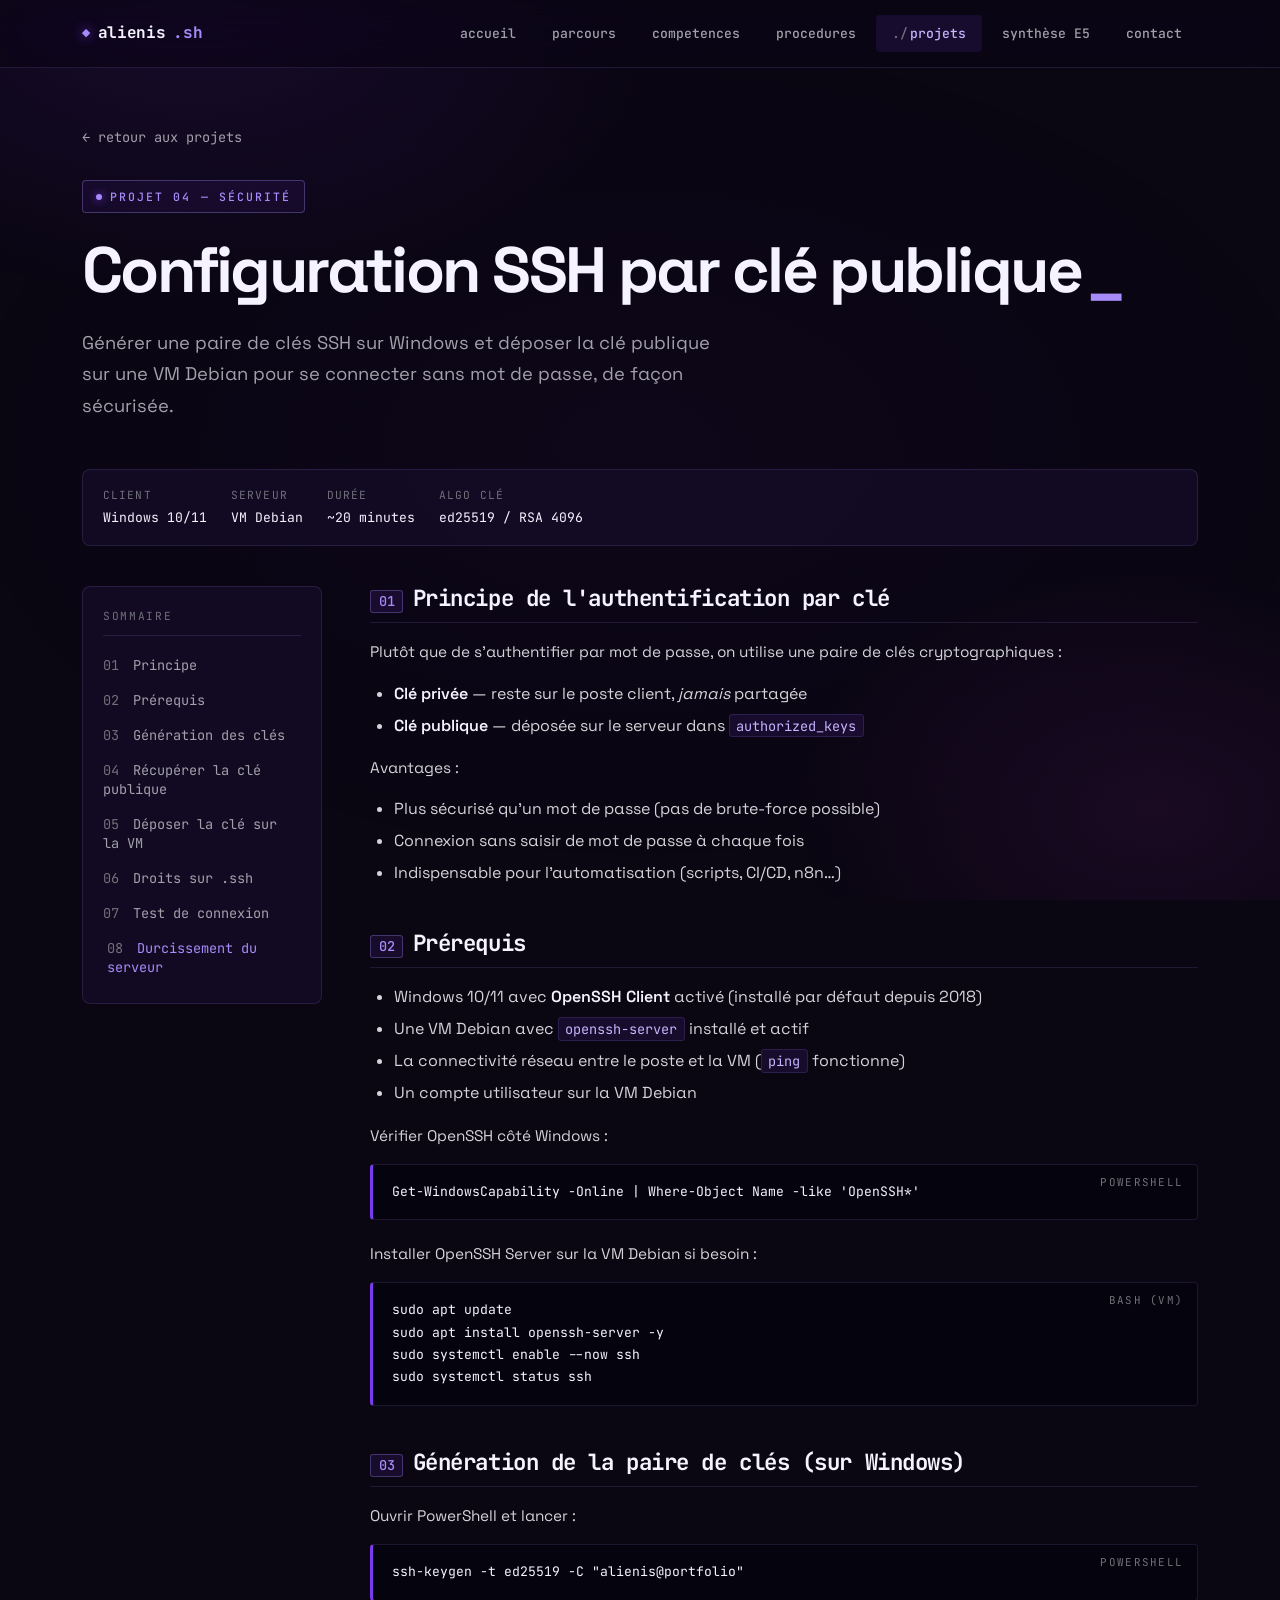
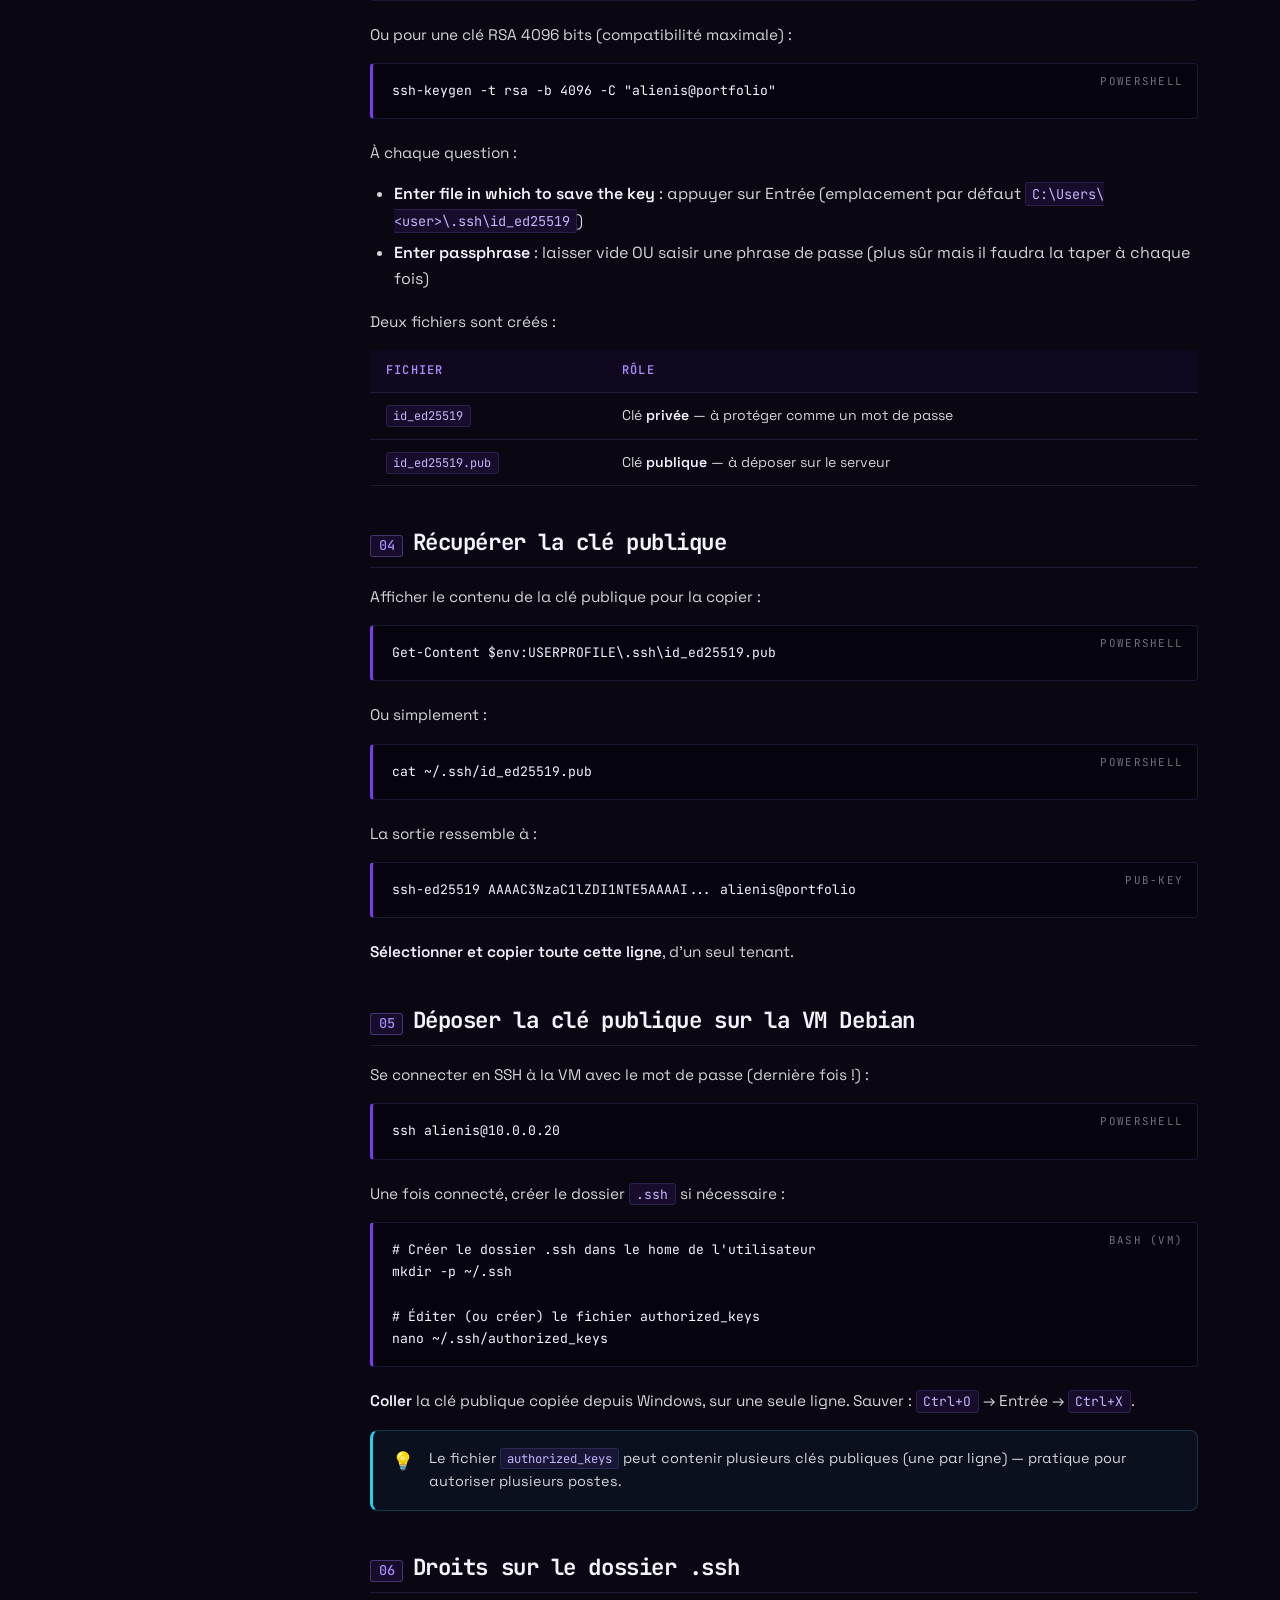
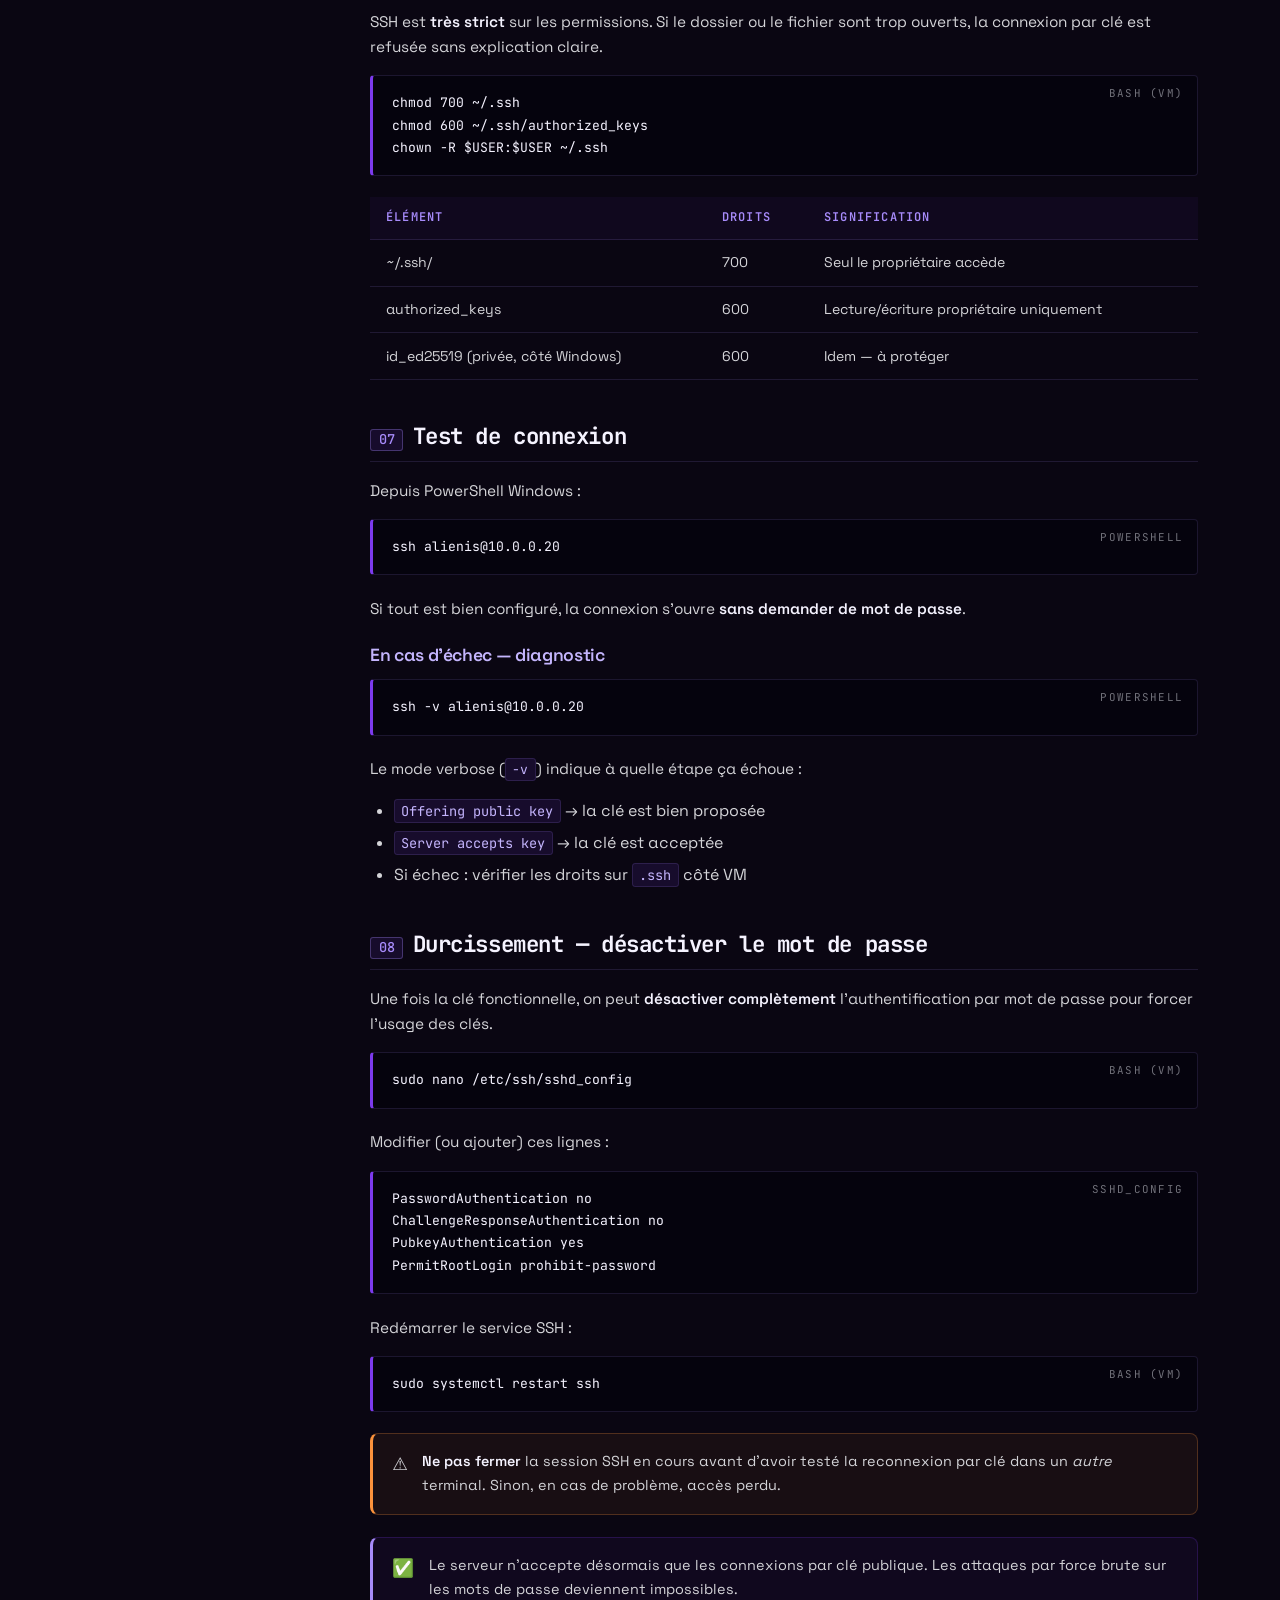
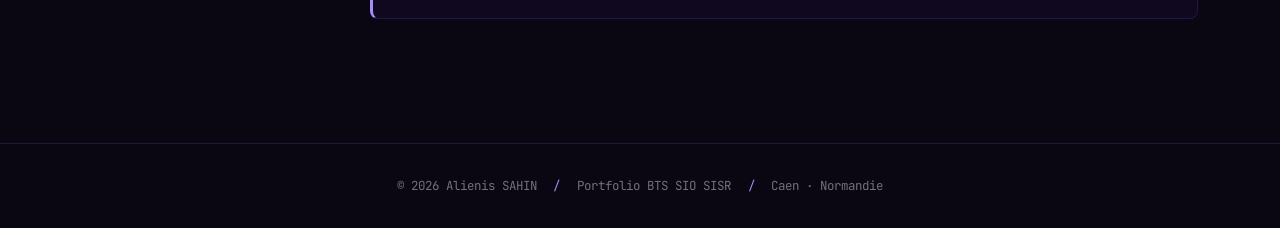
<file: projet-ssh-keys.html>
<!DOCTYPE html>
<html lang="fr">
<head>
    <meta charset="UTF-8">
    <meta name="viewport" content="width=device-width, initial-scale=1.0">
    <title>Configuration SSH par clé publique | Alienis SAHIN</title>
    <link rel="stylesheet" href="style.css">
</head>
<body>
    <nav>
        <div class="nav-container">
            <a href="index.html" class="logo">alienis<span class="suffix">.sh</span></a>
            <button class="hamburger" id="hamburger-btn" aria-label="Menu"><span></span><span></span><span></span></button>
            <ul class="nav-links" id="nav-links">
                <li><a href="index.html">accueil</a></li>
                <li><a href="parcours.html">parcours</a></li>
                <li><a href="competences.html">competences</a></li>
                <li><a href="procedures.html">procedures</a></li>
                <li><a href="projets.html" class="active">projets</a></li>
                <li><a href="synthese-e5.html">synthèse E5</a></li>
                <li><a href="contact.html">contact</a></li>
            </ul>
        </div>
    </nav>
    <div class="nav-overlay" id="nav-overlay"></div>

    <main>
        <div class="container">
            <a href="projets.html" class="back-link">← retour aux projets</a>

            <section class="section-header animate-in">
                <span class="label">Projet 04 — Sécurité</span>
                <h1>Configuration SSH par clé publique</h1>
                <p class="subtitle">
                    Générer une paire de clés SSH sur Windows et déposer la clé publique sur une VM Debian
                    pour se connecter sans mot de passe, de façon sécurisée.
                </p>
            </section>

            <div class="procedure-meta animate-in delay-1">
                <div class="meta-item"><span class="meta-label">Client</span><span class="meta-value">Windows 10/11</span></div>
                <div class="meta-item"><span class="meta-label">Serveur</span><span class="meta-value">VM Debian</span></div>
                <div class="meta-item"><span class="meta-label">Durée</span><span class="meta-value">~20 minutes</span></div>
                <div class="meta-item"><span class="meta-label">Algo clé</span><span class="meta-value">ed25519 / RSA 4096</span></div>
            </div>

            <div class="procedure-layout">
                <aside class="toc">
                    <div class="toc-title">Sommaire</div>
                    <ol>
                        <li><a href="#principe">Principe</a></li>
                        <li><a href="#prerequis">Prérequis</a></li>
                        <li><a href="#generer">Génération des clés</a></li>
                        <li><a href="#recup-publique">Récupérer la clé publique</a></li>
                        <li><a href="#deposer">Déposer la clé sur la VM</a></li>
                        <li><a href="#permissions">Droits sur .ssh</a></li>
                        <li><a href="#test">Test de connexion</a></li>
                        <li><a href="#hardening">Durcissement du serveur</a></li>
                    </ol>
                </aside>

                <div class="procedure-content">
                    <section id="principe">
                        <h2 data-step="01">Principe de l'authentification par clé</h2>
                        <p>
                            Plutôt que de s'authentifier par mot de passe, on utilise une paire de clés
                            cryptographiques :
                        </p>
                        <ul>
                            <li><strong>Clé privée</strong> — reste sur le poste client, <em>jamais</em> partagée</li>
                            <li><strong>Clé publique</strong> — déposée sur le serveur dans <code>authorized_keys</code></li>
                        </ul>
                        <p>Avantages :</p>
                        <ul>
                            <li>Plus sécurisé qu'un mot de passe (pas de brute-force possible)</li>
                            <li>Connexion sans saisir de mot de passe à chaque fois</li>
                            <li>Indispensable pour l'automatisation (scripts, CI/CD, n8n…)</li>
                        </ul>
                    </section>

                    <section id="prerequis">
                        <h2 data-step="02">Prérequis</h2>
                        <ul>
                            <li>Windows 10/11 avec <strong>OpenSSH Client</strong> activé (installé par défaut depuis 2018)</li>
                            <li>Une VM Debian avec <code>openssh-server</code> installé et actif</li>
                            <li>La connectivité réseau entre le poste et la VM (<code>ping</code> fonctionne)</li>
                            <li>Un compte utilisateur sur la VM Debian</li>
                        </ul>
                        <p>Vérifier OpenSSH côté Windows :</p>
                        <pre data-lang="PowerShell"><code>Get-WindowsCapability -Online | Where-Object Name -like 'OpenSSH*'</code></pre>

                        <p>Installer OpenSSH Server sur la VM Debian si besoin :</p>
                        <pre data-lang="bash (VM)"><code>sudo apt update
sudo apt install openssh-server -y
sudo systemctl enable --now ssh
sudo systemctl status ssh</code></pre>
                    </section>

                    <section id="generer">
                        <h2 data-step="03">Génération de la paire de clés (sur Windows)</h2>
                        <p>Ouvrir PowerShell et lancer :</p>
                        <pre data-lang="PowerShell"><code>ssh-keygen -t ed25519 -C "alienis@portfolio"</code></pre>
                        <p>
                            Ou pour une clé RSA 4096 bits (compatibilité maximale) :
                        </p>
                        <pre data-lang="PowerShell"><code>ssh-keygen -t rsa -b 4096 -C "alienis@portfolio"</code></pre>
                        <p>À chaque question :</p>
                        <ul>
                            <li><strong>Enter file in which to save the key</strong> : appuyer sur Entrée (emplacement par défaut <code>C:\Users\&lt;user&gt;\.ssh\id_ed25519</code>)</li>
                            <li><strong>Enter passphrase</strong> : laisser vide OU saisir une phrase de passe (plus sûr mais il faudra la taper à chaque fois)</li>
                        </ul>

                        <p>Deux fichiers sont créés :</p>
                        <table>
                            <thead><tr><th>Fichier</th><th>Rôle</th></tr></thead>
                            <tbody>
                                <tr><td><code>id_ed25519</code></td><td>Clé <strong>privée</strong> — à protéger comme un mot de passe</td></tr>
                                <tr><td><code>id_ed25519.pub</code></td><td>Clé <strong>publique</strong> — à déposer sur le serveur</td></tr>
                            </tbody>
                        </table>
                    </section>

                    <section id="recup-publique">
                        <h2 data-step="04">Récupérer la clé publique</h2>
                        <p>Afficher le contenu de la clé publique pour la copier :</p>
                        <pre data-lang="PowerShell"><code>Get-Content $env:USERPROFILE\.ssh\id_ed25519.pub</code></pre>
                        <p>Ou simplement :</p>
                        <pre data-lang="PowerShell"><code>cat ~/.ssh/id_ed25519.pub</code></pre>
                        <p>La sortie ressemble à :</p>
                        <pre data-lang="pub-key"><code>ssh-ed25519 AAAAC3NzaC1lZDI1NTE5AAAAI... alienis@portfolio</code></pre>
                        <p><strong>Sélectionner et copier toute cette ligne</strong>, d'un seul tenant.</p>
                    </section>

                    <section id="deposer">
                        <h2 data-step="05">Déposer la clé publique sur la VM Debian</h2>
                        <p>Se connecter en SSH à la VM avec le mot de passe (dernière fois !) :</p>
                        <pre data-lang="PowerShell"><code>ssh alienis@10.0.0.20</code></pre>

                        <p>Une fois connecté, créer le dossier <code>.ssh</code> si nécessaire :</p>
                        <pre data-lang="bash (VM)"><code># Créer le dossier .ssh dans le home de l'utilisateur
mkdir -p ~/.ssh

# Éditer (ou créer) le fichier authorized_keys
nano ~/.ssh/authorized_keys</code></pre>
                        <p>
                            <strong>Coller</strong> la clé publique copiée depuis Windows, sur une seule ligne.
                            Sauver : <code>Ctrl+O</code> → Entrée → <code>Ctrl+X</code>.
                        </p>

                        <div class="callout callout-tip">
                            <span class="icon">💡</span>
                            <p>Le fichier <code>authorized_keys</code> peut contenir plusieurs clés publiques (une par ligne) — pratique pour autoriser plusieurs postes.</p>
                        </div>
                    </section>

                    <section id="permissions">
                        <h2 data-step="06">Droits sur le dossier .ssh</h2>
                        <p>
                            SSH est <strong>très strict</strong> sur les permissions. Si le dossier ou le fichier
                            sont trop ouverts, la connexion par clé est refusée sans explication claire.
                        </p>
                        <pre data-lang="bash (VM)"><code>chmod 700 ~/.ssh
chmod 600 ~/.ssh/authorized_keys
chown -R $USER:$USER ~/.ssh</code></pre>

                        <table>
                            <thead><tr><th>Élément</th><th>Droits</th><th>Signification</th></tr></thead>
                            <tbody>
                                <tr><td>~/.ssh/</td><td>700</td><td>Seul le propriétaire accède</td></tr>
                                <tr><td>authorized_keys</td><td>600</td><td>Lecture/écriture propriétaire uniquement</td></tr>
                                <tr><td>id_ed25519 (privée, côté Windows)</td><td>600</td><td>Idem — à protéger</td></tr>
                            </tbody>
                        </table>
                    </section>

                    <section id="test">
                        <h2 data-step="07">Test de connexion</h2>
                        <p>Depuis PowerShell Windows :</p>
                        <pre data-lang="PowerShell"><code>ssh alienis@10.0.0.20</code></pre>
                        <p>
                            Si tout est bien configuré, la connexion s'ouvre <strong>sans demander de mot de passe</strong>.
                        </p>

                        <h3>En cas d'échec — diagnostic</h3>
                        <pre data-lang="PowerShell"><code>ssh -v alienis@10.0.0.20</code></pre>
                        <p>Le mode verbose (<code>-v</code>) indique à quelle étape ça échoue :</p>
                        <ul>
                            <li><code>Offering public key</code> → la clé est bien proposée</li>
                            <li><code>Server accepts key</code> → la clé est acceptée</li>
                            <li>Si échec : vérifier les droits sur <code>.ssh</code> côté VM</li>
                        </ul>
                    </section>

                    <section id="hardening">
                        <h2 data-step="08">Durcissement — désactiver le mot de passe</h2>
                        <p>
                            Une fois la clé fonctionnelle, on peut <strong>désactiver complètement</strong> l'authentification
                            par mot de passe pour forcer l'usage des clés.
                        </p>
                        <pre data-lang="bash (VM)"><code>sudo nano /etc/ssh/sshd_config</code></pre>
                        <p>Modifier (ou ajouter) ces lignes :</p>
                        <pre data-lang="sshd_config"><code>PasswordAuthentication no
ChallengeResponseAuthentication no
PubkeyAuthentication yes
PermitRootLogin prohibit-password</code></pre>

                        <p>Redémarrer le service SSH :</p>
                        <pre data-lang="bash (VM)"><code>sudo systemctl restart ssh</code></pre>

                        <div class="callout callout-warn">
                            <span class="icon">⚠️</span>
                            <p><strong>Ne pas fermer</strong> la session SSH en cours avant d'avoir testé la reconnexion par clé dans un <em>autre</em> terminal. Sinon, en cas de problème, accès perdu.</p>
                        </div>

                        <div class="callout">
                            <span class="icon">✅</span>
                            <p>Le serveur n'accepte désormais que les connexions par clé publique. Les attaques par force brute sur les mots de passe deviennent impossibles.</p>
                        </div>
                    </section>
                </div>
            </div>
        </div>
    </main>

    <footer>
        <span>© 2026 Alienis SAHIN</span>
        <span class="sep">/</span>
        <span>Portfolio BTS SIO SISR</span>
        <span class="sep">/</span>
        <span>Caen · Normandie</span>
    </footer>

    <script src="app.js"></script>
</body>
</html>
</file>
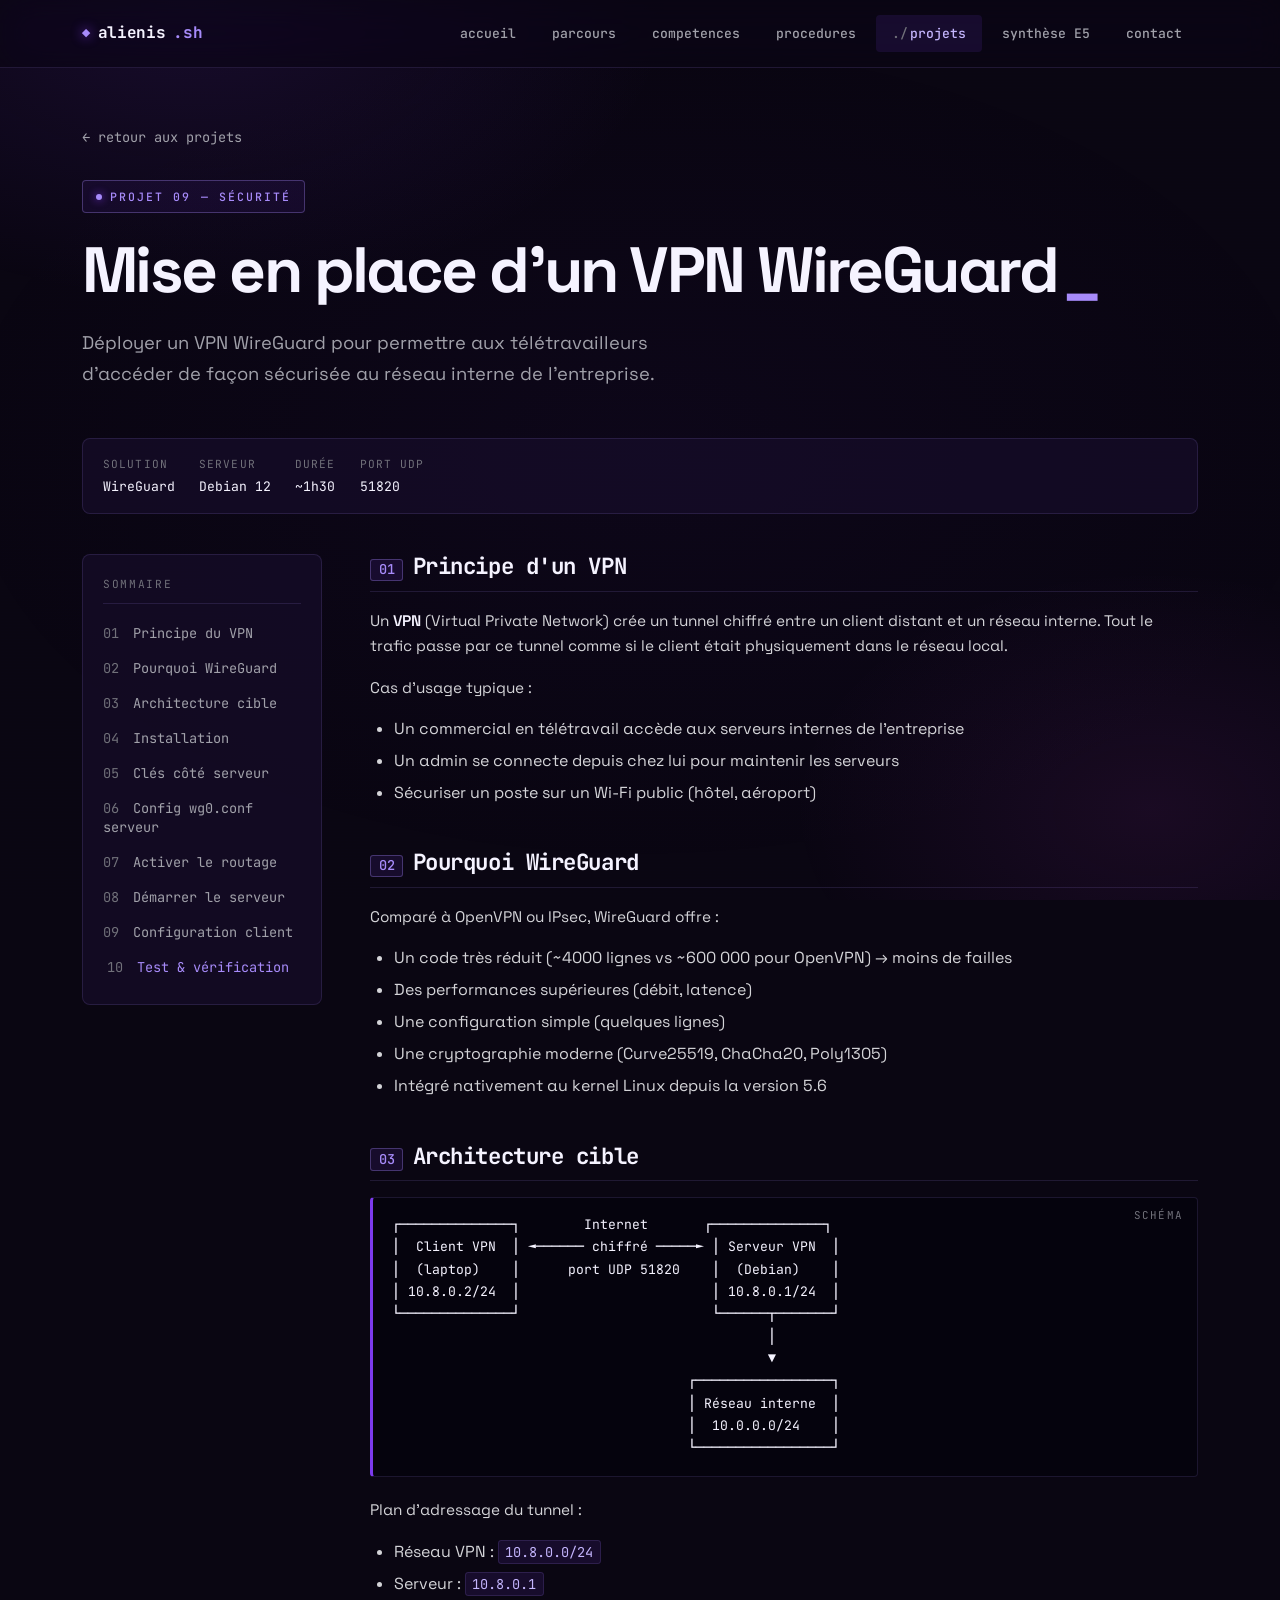
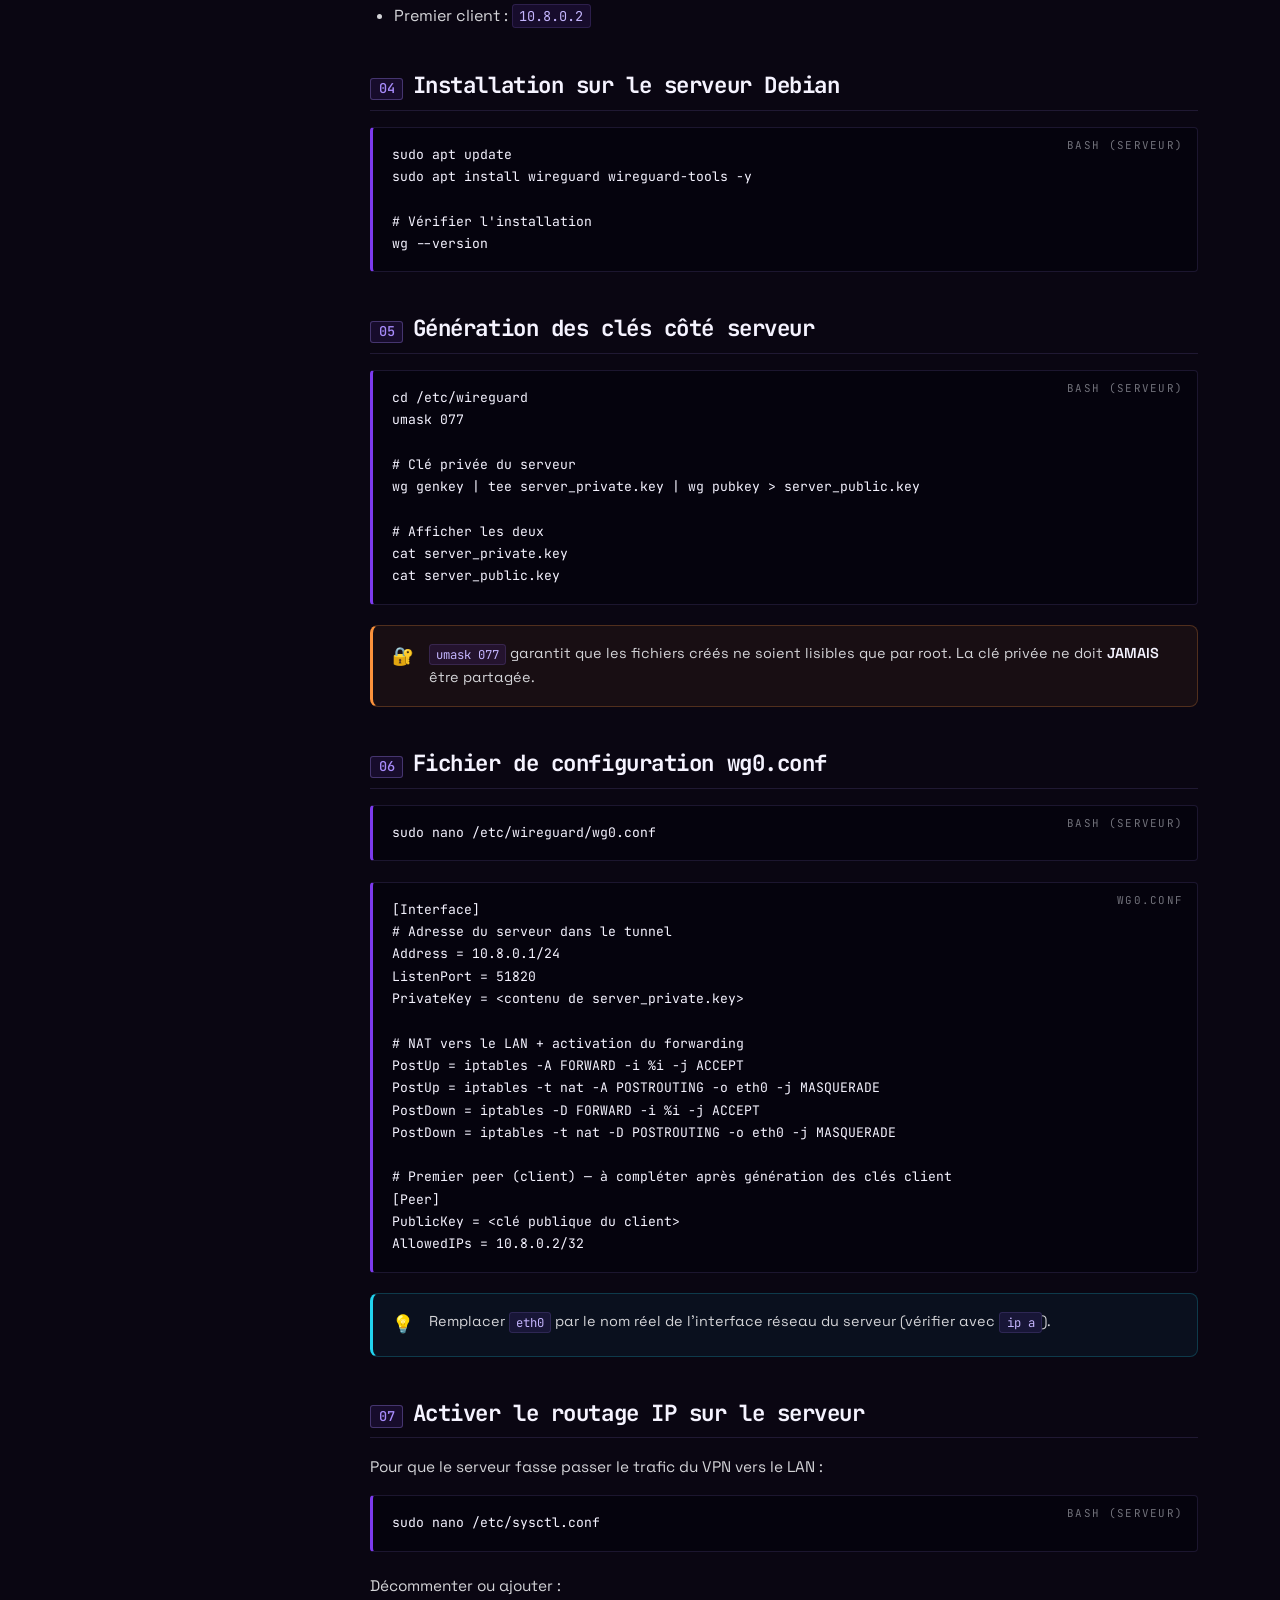
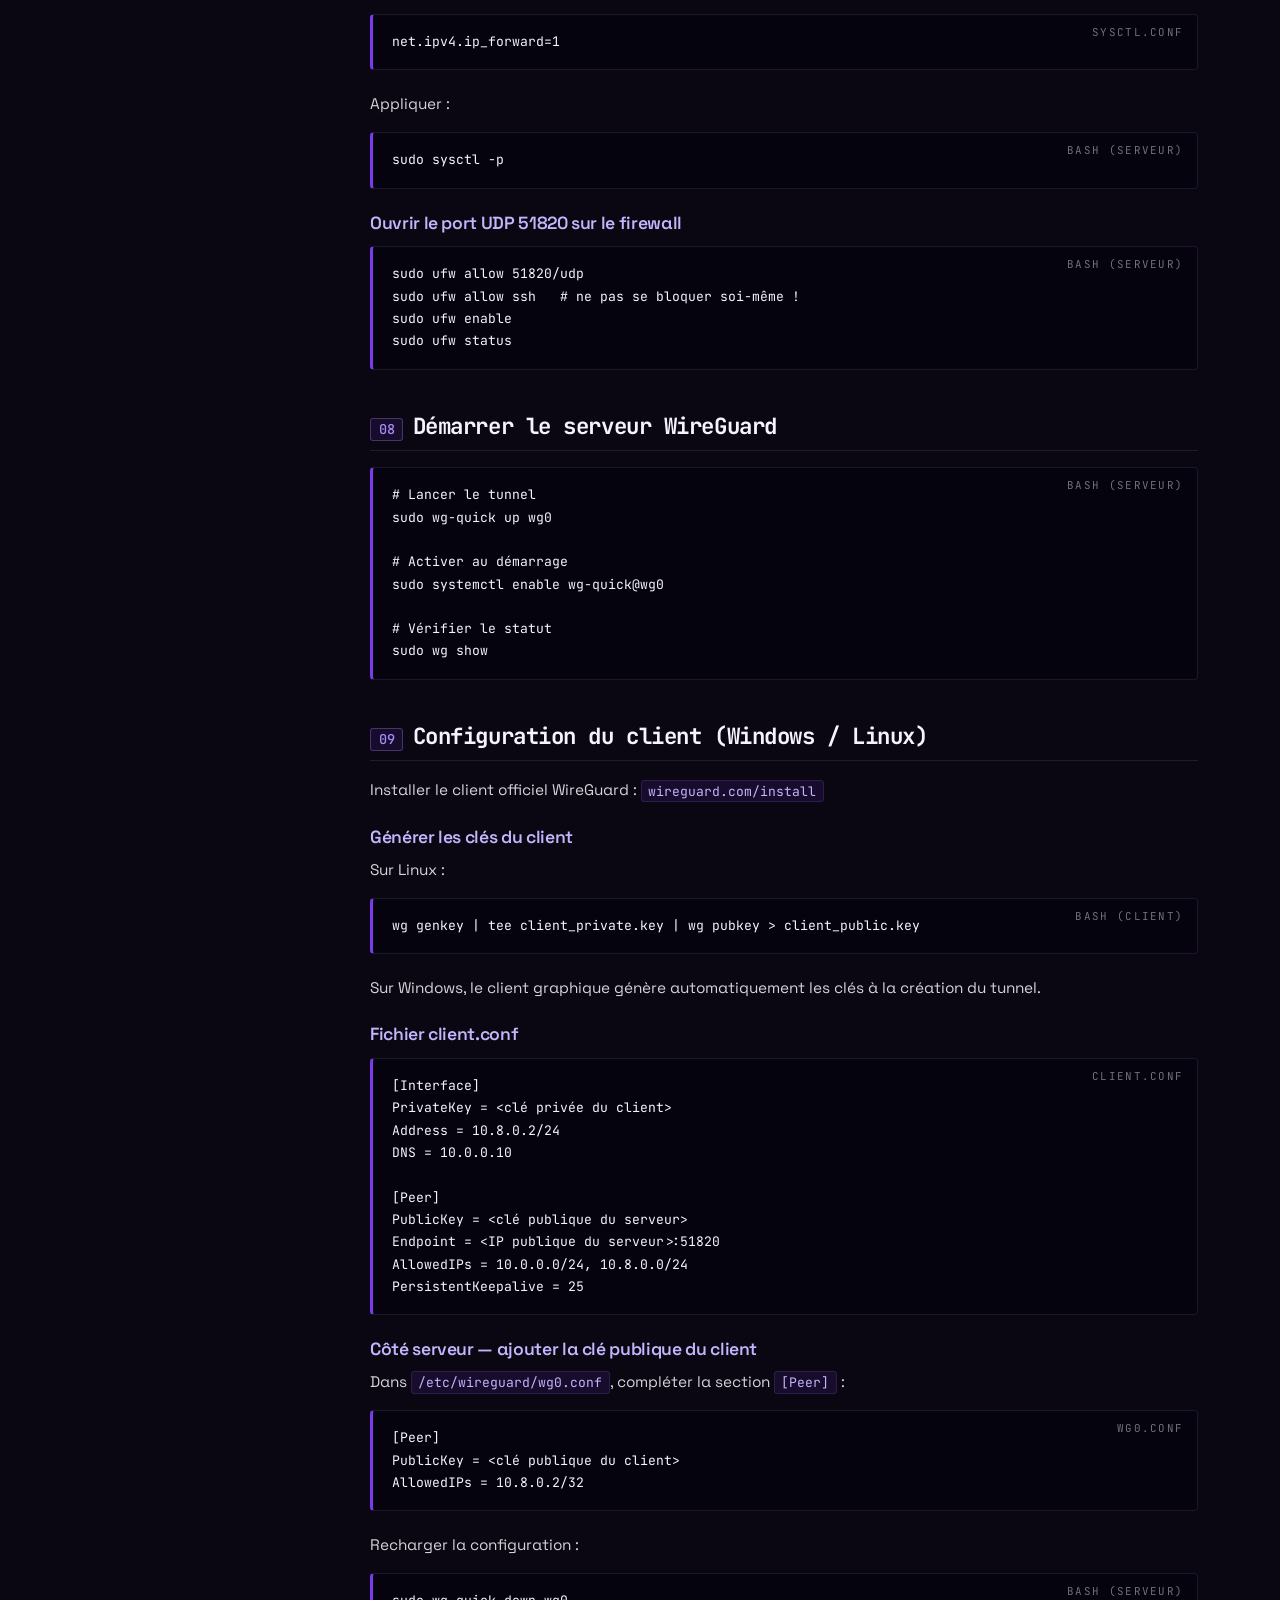
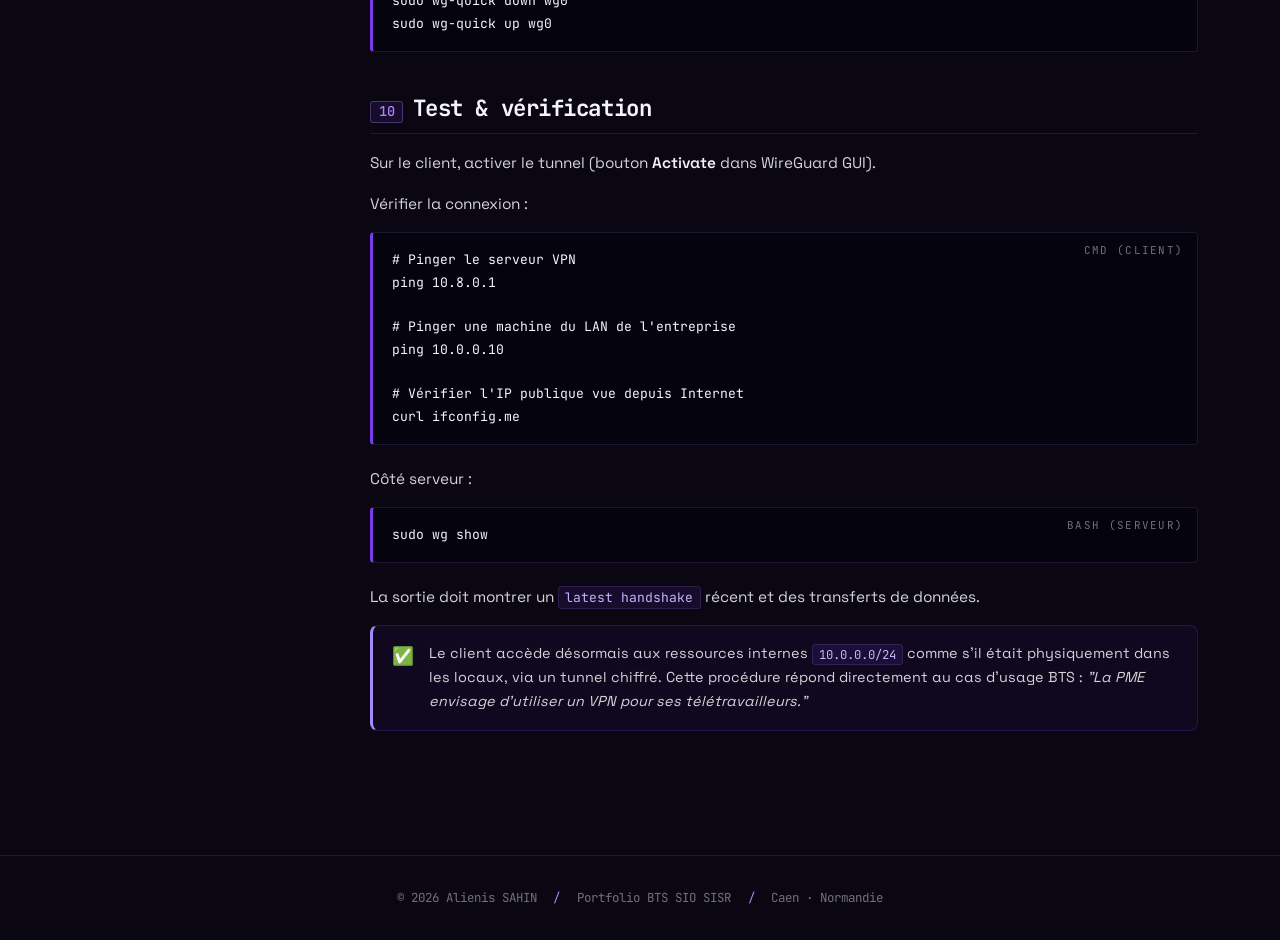
<file: projet-vpn.html>
<!DOCTYPE html>
<html lang="fr">
<head>
    <meta charset="UTF-8">
    <meta name="viewport" content="width=device-width, initial-scale=1.0">
    <title>Mise en place d'un VPN WireGuard | Alienis SAHIN</title>
    <link rel="stylesheet" href="style.css">
</head>
<body>
    <nav>
        <div class="nav-container">
            <a href="index.html" class="logo">alienis<span class="suffix">.sh</span></a>
            <button class="hamburger" id="hamburger-btn" aria-label="Menu"><span></span><span></span><span></span></button>
            <ul class="nav-links" id="nav-links">
                <li><a href="index.html">accueil</a></li>
                <li><a href="parcours.html">parcours</a></li>
                <li><a href="competences.html">competences</a></li>
                <li><a href="procedures.html">procedures</a></li>
                <li><a href="projets.html" class="active">projets</a></li>
                <li><a href="synthese-e5.html">synthèse E5</a></li>
                <li><a href="contact.html">contact</a></li>
            </ul>
        </div>
    </nav>
    <div class="nav-overlay" id="nav-overlay"></div>

    <main>
        <div class="container">
            <a href="projets.html" class="back-link">← retour aux projets</a>

            <section class="section-header animate-in">
                <span class="label">Projet 09 — Sécurité</span>
                <h1>Mise en place d'un VPN WireGuard</h1>
                <p class="subtitle">
                    Déployer un VPN WireGuard pour permettre aux télétravailleurs d'accéder de façon
                    sécurisée au réseau interne de l'entreprise.
                </p>
            </section>

            <div class="procedure-meta animate-in delay-1">
                <div class="meta-item"><span class="meta-label">Solution</span><span class="meta-value">WireGuard</span></div>
                <div class="meta-item"><span class="meta-label">Serveur</span><span class="meta-value">Debian 12</span></div>
                <div class="meta-item"><span class="meta-label">Durée</span><span class="meta-value">~1h30</span></div>
                <div class="meta-item"><span class="meta-label">Port UDP</span><span class="meta-value">51820</span></div>
            </div>

            <div class="procedure-layout">
                <aside class="toc">
                    <div class="toc-title">Sommaire</div>
                    <ol>
                        <li><a href="#principe">Principe du VPN</a></li>
                        <li><a href="#pourquoi-wg">Pourquoi WireGuard</a></li>
                        <li><a href="#archi">Architecture cible</a></li>
                        <li><a href="#install">Installation</a></li>
                        <li><a href="#keys-serveur">Clés côté serveur</a></li>
                        <li><a href="#conf-serveur">Config wg0.conf serveur</a></li>
                        <li><a href="#routage">Activer le routage</a></li>
                        <li><a href="#start">Démarrer le serveur</a></li>
                        <li><a href="#client">Configuration client</a></li>
                        <li><a href="#test">Test &amp; vérification</a></li>
                    </ol>
                </aside>

                <div class="procedure-content">
                    <section id="principe">
                        <h2 data-step="01">Principe d'un VPN</h2>
                        <p>
                            Un <strong>VPN</strong> (Virtual Private Network) crée un tunnel chiffré entre un
                            client distant et un réseau interne. Tout le trafic passe par ce tunnel comme si
                            le client était physiquement dans le réseau local.
                        </p>
                        <p>Cas d'usage typique :</p>
                        <ul>
                            <li>Un commercial en télétravail accède aux serveurs internes de l'entreprise</li>
                            <li>Un admin se connecte depuis chez lui pour maintenir les serveurs</li>
                            <li>Sécuriser un poste sur un Wi-Fi public (hôtel, aéroport)</li>
                        </ul>
                    </section>

                    <section id="pourquoi-wg">
                        <h2 data-step="02">Pourquoi WireGuard</h2>
                        <p>Comparé à OpenVPN ou IPsec, WireGuard offre :</p>
                        <ul>
                            <li>Un code très réduit (~4000 lignes vs ~600 000 pour OpenVPN) → moins de failles</li>
                            <li>Des performances supérieures (débit, latence)</li>
                            <li>Une configuration simple (quelques lignes)</li>
                            <li>Une cryptographie moderne (Curve25519, ChaCha20, Poly1305)</li>
                            <li>Intégré nativement au kernel Linux depuis la version 5.6</li>
                        </ul>
                    </section>

                    <section id="archi">
                        <h2 data-step="03">Architecture cible</h2>
                        <pre data-lang="schéma"><code>┌──────────────┐        Internet       ┌──────────────┐
│  Client VPN  │ ◄────── chiffré ─────► │ Serveur VPN  │
│  (laptop)    │      port UDP 51820    │  (Debian)    │
│ 10.8.0.2/24  │                        │ 10.8.0.1/24  │
└──────────────┘                        └──────┬───────┘
                                               │
                                               ▼
                                     ┌─────────────────┐
                                     │ Réseau interne  │
                                     │  10.0.0.0/24    │
                                     └─────────────────┘</code></pre>
                        <p>Plan d'adressage du tunnel :</p>
                        <ul>
                            <li>Réseau VPN : <code>10.8.0.0/24</code></li>
                            <li>Serveur : <code>10.8.0.1</code></li>
                            <li>Premier client : <code>10.8.0.2</code></li>
                        </ul>
                    </section>

                    <section id="install">
                        <h2 data-step="04">Installation sur le serveur Debian</h2>
                        <pre data-lang="bash (serveur)"><code>sudo apt update
sudo apt install wireguard wireguard-tools -y

# Vérifier l'installation
wg --version</code></pre>
                    </section>

                    <section id="keys-serveur">
                        <h2 data-step="05">Génération des clés côté serveur</h2>
                        <pre data-lang="bash (serveur)"><code>cd /etc/wireguard
umask 077

# Clé privée du serveur
wg genkey | tee server_private.key | wg pubkey > server_public.key

# Afficher les deux
cat server_private.key
cat server_public.key</code></pre>

                        <div class="callout callout-warn">
                            <span class="icon">🔐</span>
                            <p><code>umask 077</code> garantit que les fichiers créés ne soient lisibles que par root. La clé privée ne doit <strong>JAMAIS</strong> être partagée.</p>
                        </div>
                    </section>

                    <section id="conf-serveur">
                        <h2 data-step="06">Fichier de configuration wg0.conf</h2>
                        <pre data-lang="bash (serveur)"><code>sudo nano /etc/wireguard/wg0.conf</code></pre>

                        <pre data-lang="wg0.conf"><code>[Interface]
# Adresse du serveur dans le tunnel
Address = 10.8.0.1/24
ListenPort = 51820
PrivateKey = &lt;contenu de server_private.key&gt;

# NAT vers le LAN + activation du forwarding
PostUp = iptables -A FORWARD -i %i -j ACCEPT
PostUp = iptables -t nat -A POSTROUTING -o eth0 -j MASQUERADE
PostDown = iptables -D FORWARD -i %i -j ACCEPT
PostDown = iptables -t nat -D POSTROUTING -o eth0 -j MASQUERADE

# Premier peer (client) — à compléter après génération des clés client
[Peer]
PublicKey = &lt;clé publique du client&gt;
AllowedIPs = 10.8.0.2/32</code></pre>

                        <div class="callout callout-tip">
                            <span class="icon">💡</span>
                            <p>Remplacer <code>eth0</code> par le nom réel de l'interface réseau du serveur (vérifier avec <code>ip a</code>).</p>
                        </div>
                    </section>

                    <section id="routage">
                        <h2 data-step="07">Activer le routage IP sur le serveur</h2>
                        <p>Pour que le serveur fasse passer le trafic du VPN vers le LAN :</p>
                        <pre data-lang="bash (serveur)"><code>sudo nano /etc/sysctl.conf</code></pre>
                        <p>Décommenter ou ajouter :</p>
                        <pre data-lang="sysctl.conf"><code>net.ipv4.ip_forward=1</code></pre>
                        <p>Appliquer :</p>
                        <pre data-lang="bash (serveur)"><code>sudo sysctl -p</code></pre>

                        <h3>Ouvrir le port UDP 51820 sur le firewall</h3>
                        <pre data-lang="bash (serveur)"><code>sudo ufw allow 51820/udp
sudo ufw allow ssh   # ne pas se bloquer soi-même !
sudo ufw enable
sudo ufw status</code></pre>
                    </section>

                    <section id="start">
                        <h2 data-step="08">Démarrer le serveur WireGuard</h2>
                        <pre data-lang="bash (serveur)"><code># Lancer le tunnel
sudo wg-quick up wg0

# Activer au démarrage
sudo systemctl enable wg-quick@wg0

# Vérifier le statut
sudo wg show</code></pre>
                    </section>

                    <section id="client">
                        <h2 data-step="09">Configuration du client (Windows / Linux)</h2>
                        <p>Installer le client officiel WireGuard : <code>wireguard.com/install</code></p>

                        <h3>Générer les clés du client</h3>
                        <p>Sur Linux :</p>
                        <pre data-lang="bash (client)"><code>wg genkey | tee client_private.key | wg pubkey > client_public.key</code></pre>
                        <p>
                            Sur Windows, le client graphique génère automatiquement les clés à la création
                            du tunnel.
                        </p>

                        <h3>Fichier client.conf</h3>
                        <pre data-lang="client.conf"><code>[Interface]
PrivateKey = &lt;clé privée du client&gt;
Address = 10.8.0.2/24
DNS = 10.0.0.10

[Peer]
PublicKey = &lt;clé publique du serveur&gt;
Endpoint = &lt;IP publique du serveur&gt;:51820
AllowedIPs = 10.0.0.0/24, 10.8.0.0/24
PersistentKeepalive = 25</code></pre>

                        <h3>Côté serveur — ajouter la clé publique du client</h3>
                        <p>Dans <code>/etc/wireguard/wg0.conf</code>, compléter la section <code>[Peer]</code> :</p>
                        <pre data-lang="wg0.conf"><code>[Peer]
PublicKey = &lt;clé publique du client&gt;
AllowedIPs = 10.8.0.2/32</code></pre>
                        <p>Recharger la configuration :</p>
                        <pre data-lang="bash (serveur)"><code>sudo wg-quick down wg0
sudo wg-quick up wg0</code></pre>
                    </section>

                    <section id="test">
                        <h2 data-step="10">Test &amp; vérification</h2>
                        <p>Sur le client, activer le tunnel (bouton <strong>Activate</strong> dans WireGuard GUI).</p>

                        <p>Vérifier la connexion :</p>
                        <pre data-lang="cmd (client)"><code># Pinger le serveur VPN
ping 10.8.0.1

# Pinger une machine du LAN de l'entreprise
ping 10.0.0.10

# Vérifier l'IP publique vue depuis Internet
curl ifconfig.me</code></pre>

                        <p>Côté serveur :</p>
                        <pre data-lang="bash (serveur)"><code>sudo wg show</code></pre>
                        <p>La sortie doit montrer un <code>latest handshake</code> récent et des transferts de données.</p>

                        <div class="callout">
                            <span class="icon">✅</span>
                            <p>Le client accède désormais aux ressources internes <code>10.0.0.0/24</code> comme s'il était physiquement dans les locaux, via un tunnel chiffré. Cette procédure répond directement au cas d'usage BTS : <em>"La PME envisage d'utiliser un VPN pour ses télétravailleurs."</em></p>
                        </div>
                    </section>
                </div>
            </div>
        </div>
    </main>

    <footer>
        <span>© 2026 Alienis SAHIN</span>
        <span class="sep">/</span>
        <span>Portfolio BTS SIO SISR</span>
        <span class="sep">/</span>
        <span>Caen · Normandie</span>
    </footer>

    <script src="app.js"></script>
</body>
</html>
</file>
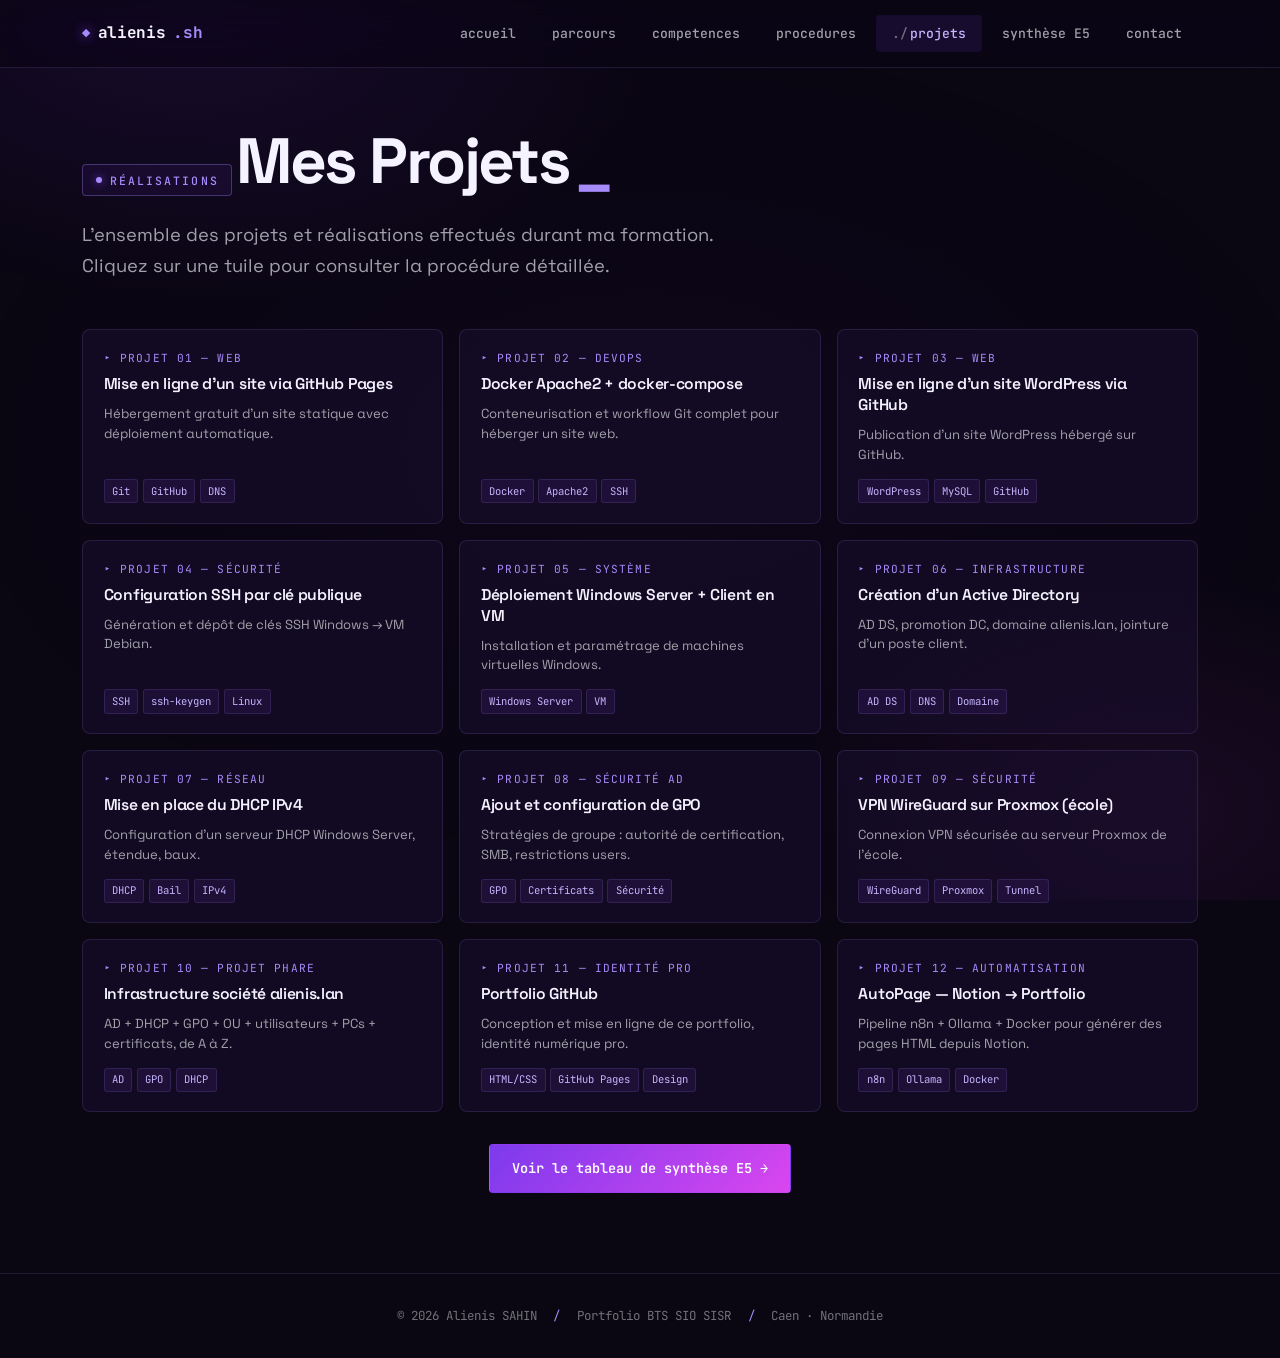
<file: projets.html>
<!DOCTYPE html>
<html lang="fr">
<head>
    <meta charset="UTF-8">
    <meta name="viewport" content="width=device-width, initial-scale=1.0">
    <title>Projets | Alienis SAHIN</title>
    <meta name="description" content="Projets techniques réalisés par Alienis SAHIN en BTS SIO SISR.">
    <link rel="stylesheet" href="style.css">
    <style>
        /* Projets en tuiles compactes */
        .projects-grid {
            display: grid;
            grid-template-columns: repeat(auto-fit, minmax(280px, 1fr));
            gap: 1rem;
            margin-top: 1.5rem;
        }
        .project-tile {
            padding: 1.2rem 1.3rem;
            background: var(--bg-card);
            border: 1px solid var(--border);
            border-radius: var(--radius-lg);
            transition: all var(--t-med);
            display: flex;
            flex-direction: column;
            gap: 0.4rem;
            text-decoration: none;
            color: inherit;
            position: relative;
            overflow: hidden;
        }
        .project-tile::before {
            content: '';
            position: absolute;
            top: 0;
            left: 0;
            width: 3px;
            height: 0;
            background: linear-gradient(180deg, var(--violet-light), var(--magenta));
            transition: height var(--t-med);
        }
        .project-tile:hover {
            border-color: var(--violet-light);
            background: var(--bg-card-hover);
            transform: translateY(-2px);
        }
        .project-tile:hover::before { height: 100%; }
        .project-tile .proj-num {
            font-family: var(--font-mono);
            font-size: 0.7rem;
            color: var(--violet-light);
            text-transform: uppercase;
            letter-spacing: 0.1em;
        }
        .project-tile h4 {
            color: var(--text-0);
            font-size: 0.98rem;
            line-height: 1.35;
            margin-bottom: 0.15rem;
        }
        .project-tile p {
            font-size: 0.82rem;
            color: var(--text-2);
            margin-bottom: 0.5rem;
            line-height: 1.5;
        }
        .project-tile .mini-tags {
            display: flex;
            flex-wrap: wrap;
            gap: 0.3rem;
            margin-top: auto;
        }
        .project-tile .mini-tag {
            font-family: var(--font-mono);
            font-size: 0.66rem;
            color: var(--violet-glow);
            background: rgba(124, 58, 237, 0.1);
            padding: 0.15rem 0.45rem;
            border-radius: 3px;
            border: 1px solid rgba(167, 139, 250, 0.15);
        }
        .project-tile.no-link { cursor: default; }
        .project-tile.no-link:hover { transform: none; }

    </style>
</head>
<body>
    <nav>
        <div class="nav-container">
            <a href="index.html" class="logo">alienis<span class="suffix">.sh</span></a>
            <button class="hamburger" id="hamburger-btn" aria-label="Menu"><span></span><span></span><span></span></button>
            <ul class="nav-links" id="nav-links">
                <li><a href="index.html">accueil</a></li>
                <li><a href="parcours.html">parcours</a></li>
                <li><a href="competences.html">competences</a></li>
                <li><a href="procedures.html">procedures</a></li>
                <li><a href="projets.html" class="active">projets</a></li>
                <li><a href="synthese-e5.html">synthèse E5</a></li>
                <li><a href="contact.html">contact</a></li>
            </ul>
        </div>
    </nav>
    <div class="nav-overlay" id="nav-overlay"></div>

    <main>
        <div class="container">
            <section class="section-header animate-in">
                <span class="label">Réalisations</span>
                <h1>Mes Projets</h1>
                <p class="subtitle">
                    L'ensemble des projets et réalisations effectués durant ma formation.
                    Cliquez sur une tuile pour consulter la procédure détaillée.
                </p>
            </section>

            <div class="projects-grid">
                <a href="projet-github-pages.html" class="project-tile">
                    <span class="proj-num">▸ projet 01 — web</span>
                    <h4>Mise en ligne d'un site via GitHub Pages</h4>
                    <p>Hébergement gratuit d'un site statique avec déploiement automatique.</p>
                    <div class="mini-tags">
                        <span class="mini-tag">Git</span>
                        <span class="mini-tag">GitHub</span>
                        <span class="mini-tag">DNS</span>
                    </div>
                </a>

                <a href="projet-docker-apache.html" class="project-tile">
                    <span class="proj-num">▸ projet 02 — devops</span>
                    <h4>Docker Apache2 + docker-compose</h4>
                    <p>Conteneurisation et workflow Git complet pour héberger un site web.</p>
                    <div class="mini-tags">
                        <span class="mini-tag">Docker</span>
                        <span class="mini-tag">Apache2</span>
                        <span class="mini-tag">SSH</span>
                    </div>
                </a>

                <a href="#" class="project-tile no-link" title="Procédure à venir">
                    <span class="proj-num">▸ projet 03 — web</span>
                    <h4>Mise en ligne d'un site WordPress via GitHub</h4>
                    <p>Publication d'un site WordPress hébergé sur GitHub.</p>
                    <div class="mini-tags">
                        <span class="mini-tag">WordPress</span>
                        <span class="mini-tag">MySQL</span>
                        <span class="mini-tag">GitHub</span>
                    </div>
                </a>

                <a href="projet-ssh-keys.html" class="project-tile">
                    <span class="proj-num">▸ projet 04 — sécurité</span>
                    <h4>Configuration SSH par clé publique</h4>
                    <p>Génération et dépôt de clés SSH Windows → VM Debian.</p>
                    <div class="mini-tags">
                        <span class="mini-tag">SSH</span>
                        <span class="mini-tag">ssh-keygen</span>
                        <span class="mini-tag">Linux</span>
                    </div>
                </a>

                <a href="#" class="project-tile no-link" title="Procédure à venir">
                    <span class="proj-num">▸ projet 05 — système</span>
                    <h4>Déploiement Windows Server + Client en VM</h4>
                    <p>Installation et paramétrage de machines virtuelles Windows.</p>
                    <div class="mini-tags">
                        <span class="mini-tag">Windows Server</span>
                        <span class="mini-tag">VM</span>
                    </div>
                </a>

                <a href="projet-active-directory.html" class="project-tile">
                    <span class="proj-num">▸ projet 06 — infrastructure</span>
                    <h4>Création d'un Active Directory</h4>
                    <p>AD DS, promotion DC, domaine alienis.lan, jointure d'un poste client.</p>
                    <div class="mini-tags">
                        <span class="mini-tag">AD DS</span>
                        <span class="mini-tag">DNS</span>
                        <span class="mini-tag">Domaine</span>
                    </div>
                </a>

                <a href="projet-dhcp.html" class="project-tile">
                    <span class="proj-num">▸ projet 07 — réseau</span>
                    <h4>Mise en place du DHCP IPv4</h4>
                    <p>Configuration d'un serveur DHCP Windows Server, étendue, baux.</p>
                    <div class="mini-tags">
                        <span class="mini-tag">DHCP</span>
                        <span class="mini-tag">Bail</span>
                        <span class="mini-tag">IPv4</span>
                    </div>
                </a>

                <a href="#" class="project-tile no-link" title="Procédure à venir">
                    <span class="proj-num">▸ projet 08 — sécurité AD</span>
                    <h4>Ajout et configuration de GPO</h4>
                    <p>Stratégies de groupe : autorité de certification, SMB, restrictions users.</p>
                    <div class="mini-tags">
                        <span class="mini-tag">GPO</span>
                        <span class="mini-tag">Certificats</span>
                        <span class="mini-tag">Sécurité</span>
                    </div>
                </a>

                <a href="projet-vpn.html" class="project-tile">
                    <span class="proj-num">▸ projet 09 — sécurité</span>
                    <h4>VPN WireGuard sur Proxmox (école)</h4>
                    <p>Connexion VPN sécurisée au serveur Proxmox de l'école.</p>
                    <div class="mini-tags">
                        <span class="mini-tag">WireGuard</span>
                        <span class="mini-tag">Proxmox</span>
                        <span class="mini-tag">Tunnel</span>
                    </div>
                </a>

                <a href="projet-societe-alienis.html" class="project-tile">
                    <span class="proj-num">▸ projet 10 — projet phare</span>
                    <h4>Infrastructure société alienis.lan</h4>
                    <p>AD + DHCP + GPO + OU + utilisateurs + PCs + certificats, de A à Z.</p>
                    <div class="mini-tags">
                        <span class="mini-tag">AD</span>
                        <span class="mini-tag">GPO</span>
                        <span class="mini-tag">DHCP</span>
                    </div>
                </a>

                <a href="projet-github-pages.html" class="project-tile">
                    <span class="proj-num">▸ projet 11 — identité pro</span>
                    <h4>Portfolio GitHub</h4>
                    <p>Conception et mise en ligne de ce portfolio, identité numérique pro.</p>
                    <div class="mini-tags">
                        <span class="mini-tag">HTML/CSS</span>
                        <span class="mini-tag">GitHub Pages</span>
                        <span class="mini-tag">Design</span>
                    </div>
                </a>

                <a href="projet-autopage.html" class="project-tile">
                    <span class="proj-num">▸ projet 12 — automatisation</span>
                    <h4>AutoPage — Notion → Portfolio</h4>
                    <p>Pipeline n8n + Ollama + Docker pour générer des pages HTML depuis Notion.</p>
                    <div class="mini-tags">
                        <span class="mini-tag">n8n</span>
                        <span class="mini-tag">Ollama</span>
                        <span class="mini-tag">Docker</span>
                    </div>
                </a>
            </div>

            <div class="text-center mt-4">
                <a href="synthese-e5.html" class="btn btn-primary">
                    Voir le tableau de synthèse E5 <span class="arrow">→</span>
                </a>
            </div>
        </div>
    </main>

    <footer>
        <span>© 2026 Alienis SAHIN</span>
        <span class="sep">/</span>
        <span>Portfolio BTS SIO SISR</span>
        <span class="sep">/</span>
        <span>Caen · Normandie</span>
    </footer>

    <script src="app.js"></script>
</body>
</html>
</file>
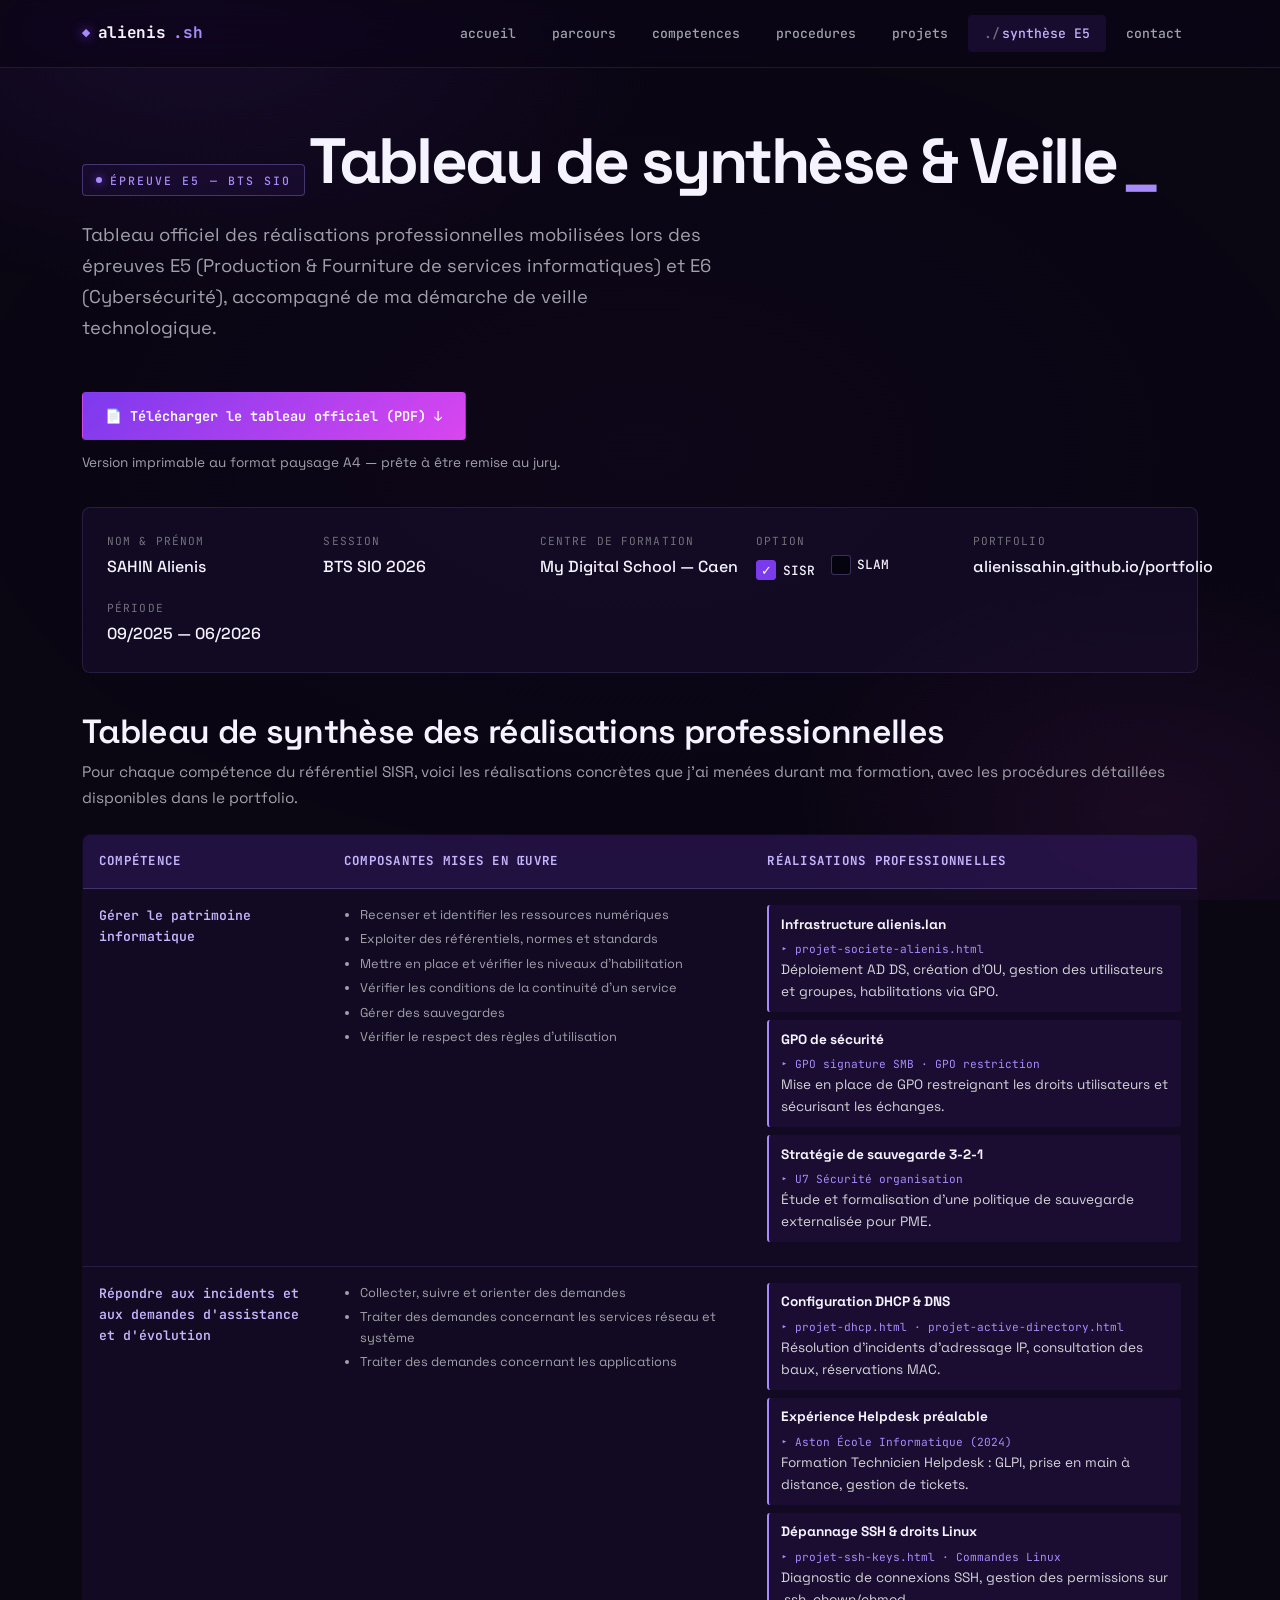
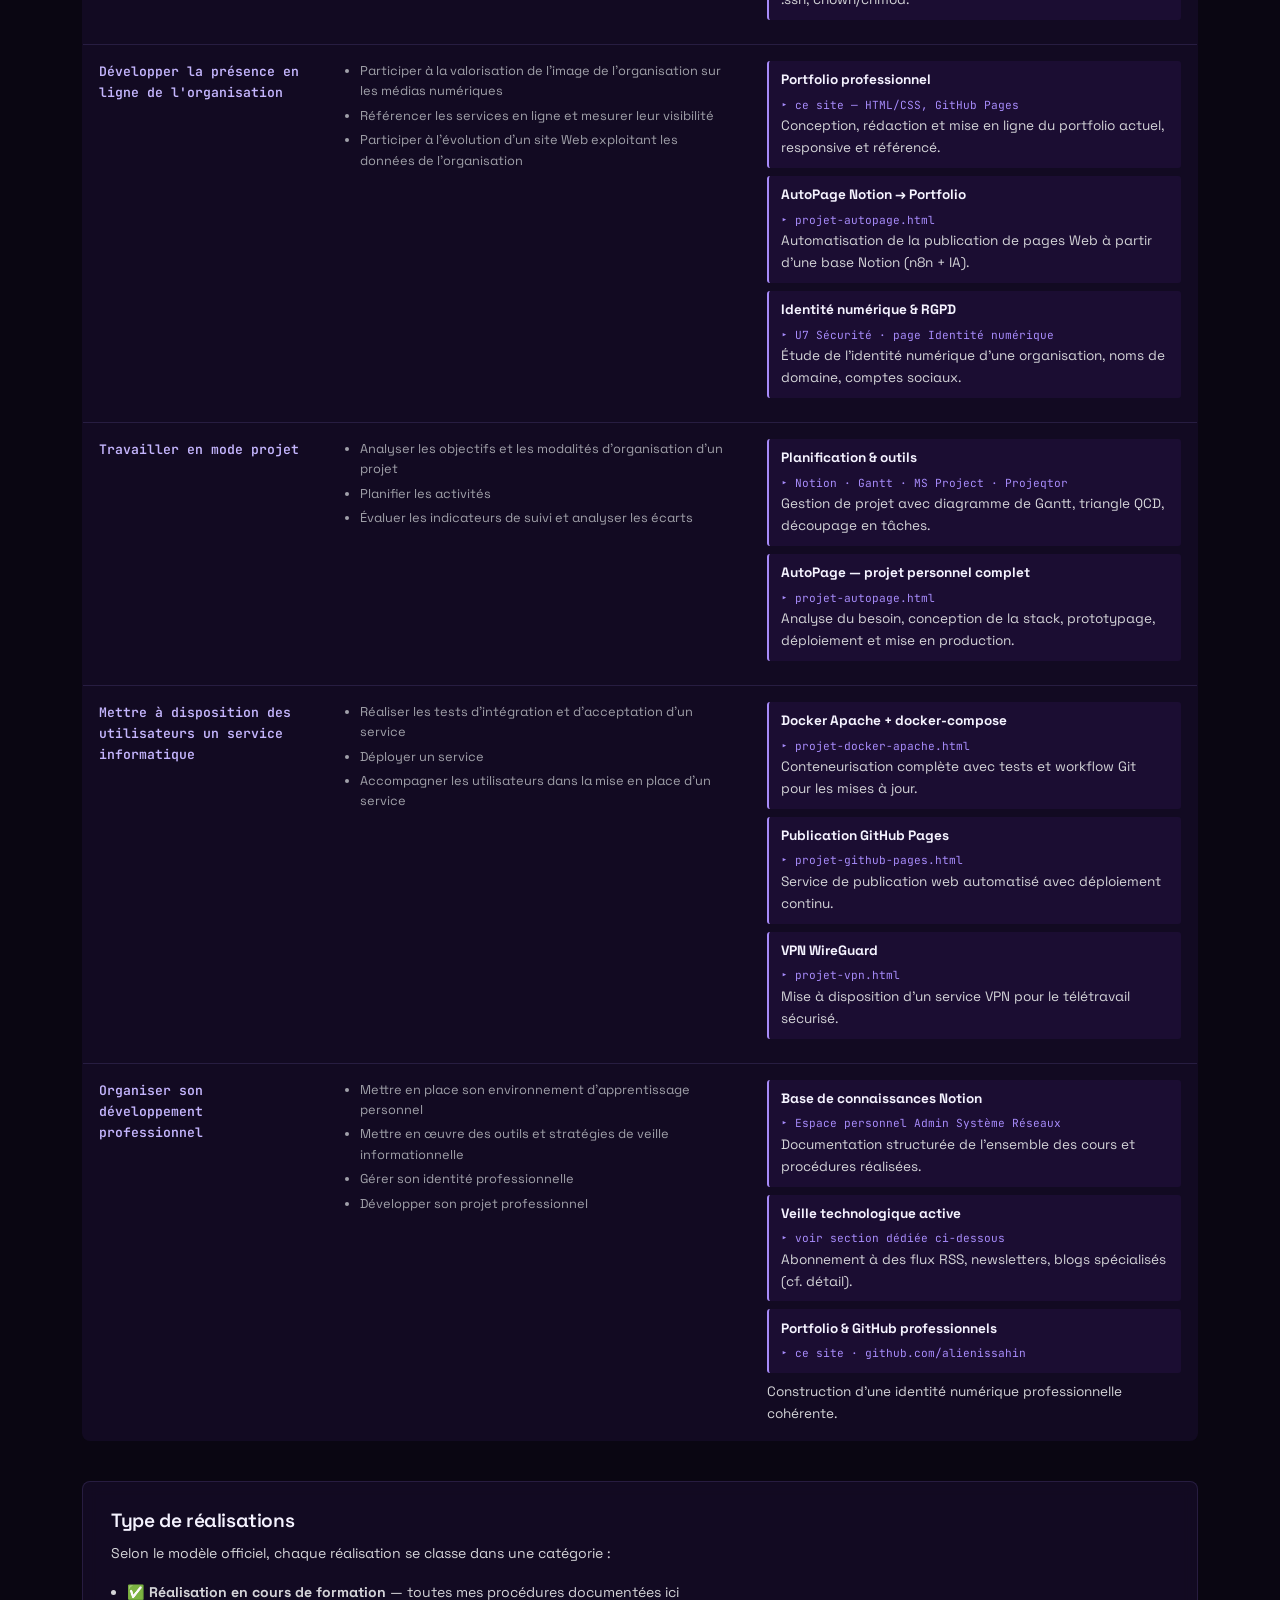
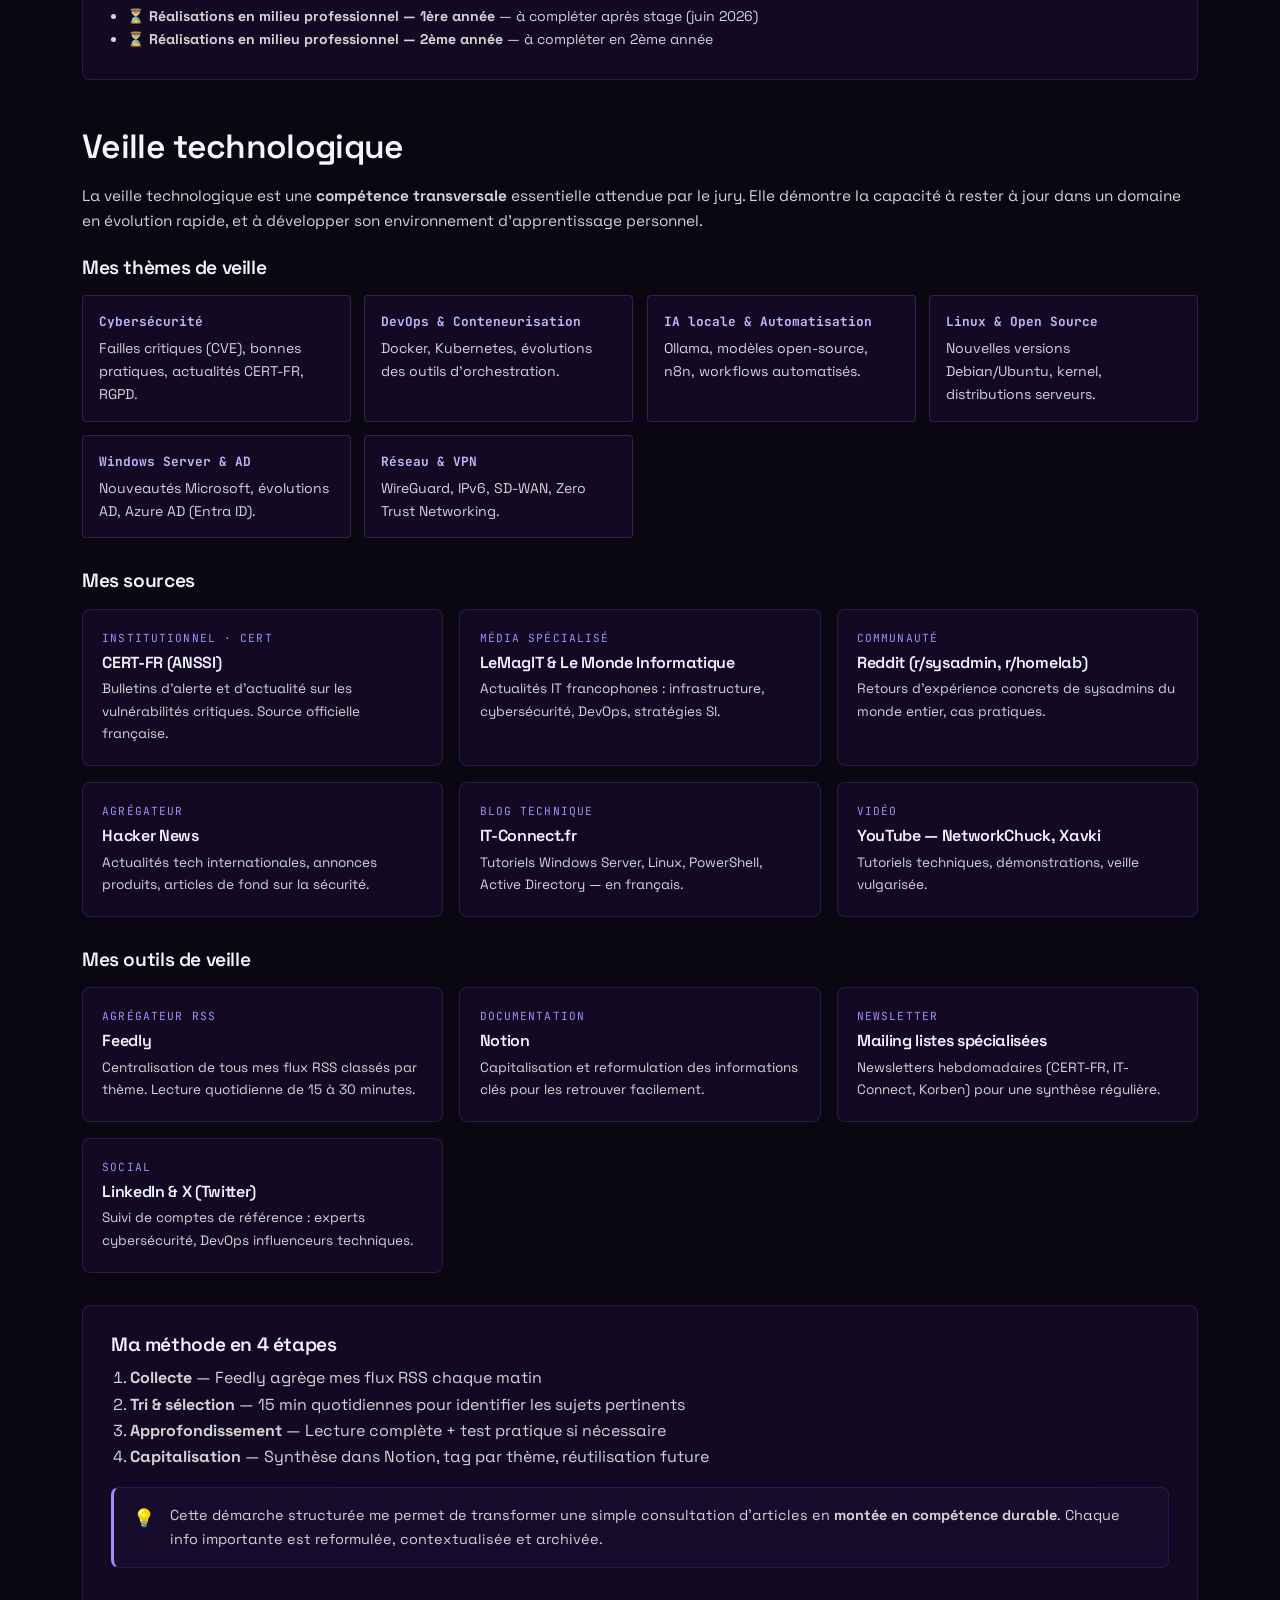
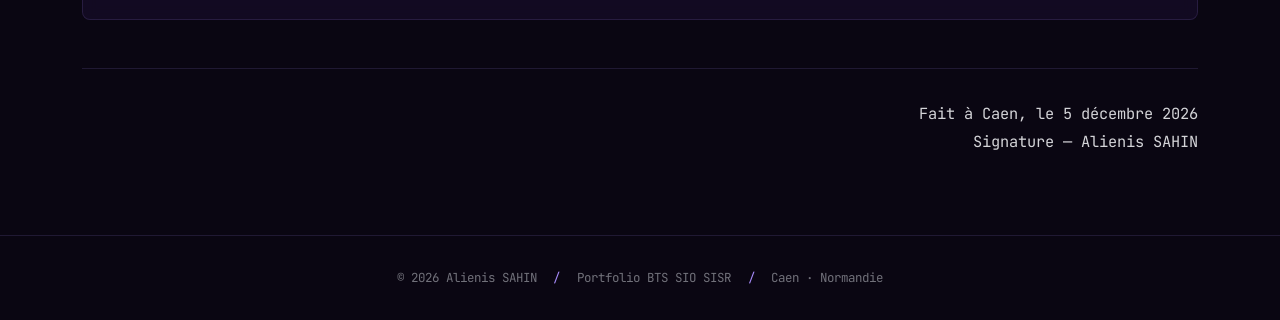
<file: synthese-e5.html>
<!DOCTYPE html>
<html lang="fr">
<head>
    <meta charset="UTF-8">
    <meta name="viewport" content="width=device-width, initial-scale=1.0">
    <title>Synthèse E5 | Alienis SAHIN</title>
    <meta name="description" content="Tableau de synthèse des réalisations professionnelles E5 et veille technologique — BTS SIO SISR.">
    <link rel="stylesheet" href="style.css">
    <style>
        /* Table E5 spécifique */
        .synthese-table {
            width: 100%;
            border-collapse: collapse;
            font-size: 0.85rem;
            margin: 1.5rem 0 2.5rem;
            background: var(--bg-card);
            border: 1px solid var(--border);
            border-radius: var(--radius-lg);
            overflow: hidden;
        }
        .synthese-table th {
            background: rgba(124, 58, 237, 0.15);
            color: var(--violet-glow);
            font-family: var(--font-mono);
            font-size: 0.78rem;
            text-transform: uppercase;
            letter-spacing: 0.1em;
            padding: 1rem 1rem;
            text-align: left;
            border-bottom: 1px solid var(--border-strong);
            vertical-align: top;
        }
        .synthese-table td {
            padding: 1rem 1rem;
            border-bottom: 1px solid var(--border);
            vertical-align: top;
            color: var(--text-1);
            line-height: 1.6;
        }
        .synthese-table tr:last-child td {
            border-bottom: none;
        }
        .synthese-table .competence-name {
            font-weight: 600;
            color: var(--violet-glow);
            font-family: var(--font-mono);
            font-size: 0.82rem;
            width: 22%;
        }
        .synthese-table .competence-list {
            width: 38%;
            font-size: 0.8rem;
            color: var(--text-2);
        }
        .synthese-table .competence-list ul {
            margin: 0;
            padding-left: 1rem;
        }
        .synthese-table .competence-list li {
            margin-bottom: 0.25rem;
        }
        .synthese-table .realisations {
            width: 40%;
        }
        .realisation-item {
            padding: 0.55rem 0.75rem;
            background: rgba(124, 58, 237, 0.08);
            border-left: 2px solid var(--violet-light);
            border-radius: 3px;
            margin-bottom: 0.5rem;
            font-size: 0.85rem;
        }
        .realisation-item strong {
            color: var(--text-0);
            display: block;
            margin-bottom: 0.15rem;
        }
        .realisation-item .ref {
            font-family: var(--font-mono);
            font-size: 0.7rem;
            color: var(--violet-light);
        }

        .synthese-header-block {
            display: grid;
            grid-template-columns: repeat(auto-fit, minmax(200px, 1fr));
            gap: 1rem;
            padding: 1.5rem;
            background: var(--bg-card);
            border: 1px solid var(--border);
            border-radius: var(--radius-lg);
            margin-bottom: 2rem;
        }
        .synthese-header-block .hb-item {
            display: flex;
            flex-direction: column;
            gap: 0.25rem;
        }
        .synthese-header-block .hb-label {
            font-family: var(--font-mono);
            font-size: 0.7rem;
            text-transform: uppercase;
            letter-spacing: 0.1em;
            color: var(--text-3);
        }
        .synthese-header-block .hb-value {
            color: var(--text-0);
            font-weight: 500;
        }

        .option-check {
            display: inline-flex;
            align-items: center;
            gap: 0.4rem;
            font-family: var(--font-mono);
            font-size: 0.8rem;
        }
        .option-check .box {
            display: inline-flex;
            align-items: center;
            justify-content: center;
            width: 20px;
            height: 20px;
            border: 1px solid var(--border-strong);
            border-radius: 3px;
            background: var(--bg-code);
        }
        .option-check.checked .box {
            background: var(--violet);
            border-color: var(--violet);
            color: white;
        }

        /* Veille */
        .veille-grid {
            display: grid;
            grid-template-columns: repeat(auto-fit, minmax(280px, 1fr));
            gap: 1rem;
            margin-top: 1rem;
        }
        .veille-source {
            padding: 1.2rem;
            background: var(--bg-card);
            border: 1px solid var(--border);
            border-radius: var(--radius-lg);
            transition: all var(--t-med);
        }
        .veille-source:hover {
            border-color: var(--violet-light);
            transform: translateY(-2px);
        }
        .veille-source .vs-type {
            font-family: var(--font-mono);
            font-size: 0.7rem;
            color: var(--violet-light);
            text-transform: uppercase;
            letter-spacing: 0.1em;
            margin-bottom: 0.4rem;
        }
        .veille-source h4 {
            margin-bottom: 0.4rem;
            color: var(--text-0);
        }
        .veille-source p {
            font-size: 0.85rem;
            margin-bottom: 0;
        }

        .theme-veille-grid {
            display: grid;
            grid-template-columns: repeat(auto-fit, minmax(220px, 1fr));
            gap: 0.85rem;
            margin-top: 1rem;
        }
        .theme-veille {
            padding: 0.9rem 1rem;
            background: rgba(124, 58, 237, 0.08);
            border: 1px solid rgba(167, 139, 250, 0.2);
            border-radius: var(--radius);
            font-size: 0.88rem;
        }
        .theme-veille strong {
            color: var(--violet-glow);
            display: block;
            font-family: var(--font-mono);
            font-size: 0.8rem;
            margin-bottom: 0.3rem;
        }

        @media (max-width: 900px) {
            .synthese-table {
                display: block;
                overflow-x: auto;
                white-space: normal;
            }
            .synthese-table .competence-name,
            .synthese-table .competence-list,
            .synthese-table .realisations {
                min-width: 200px;
            }
        }
    </style>
</head>
<body>
    <nav>
        <div class="nav-container">
            <a href="index.html" class="logo">alienis<span class="suffix">.sh</span></a>
            <button class="hamburger" id="hamburger-btn" aria-label="Menu"><span></span><span></span><span></span></button>
            <ul class="nav-links" id="nav-links">
                <li><a href="index.html">accueil</a></li>
                <li><a href="parcours.html">parcours</a></li>
                <li><a href="competences.html">competences</a></li>
                <li><a href="procedures.html">procedures</a></li>
                <li><a href="projets.html">projets</a></li>
                <li><a href="synthese-e5.html" class="active">synthèse E5</a></li>
                <li><a href="contact.html">contact</a></li>
            </ul>
        </div>
    </nav>
    <div class="nav-overlay" id="nav-overlay"></div>

    <main>
        <div class="container">
            <section class="section-header animate-in">
                <span class="label">Épreuve E5 — BTS SIO</span>
                <h1>Tableau de synthèse &amp; Veille</h1>
                <p class="subtitle">
                    Tableau officiel des réalisations professionnelles mobilisées lors des épreuves
                    E5 (Production &amp; Fourniture de services informatiques) et E6 (Cybersécurité),
                    accompagné de ma démarche de veille technologique.
                </p>
            </section>

            <!-- Bouton téléchargement PDF -->
            <div class="animate-in delay-1" style="margin-bottom: 2rem;">
                <a href="synthese-e5-alienis.pdf" download class="btn btn-primary">
                    📄 Télécharger le tableau officiel (PDF) <span class="arrow">↓</span>
                </a>
                <p style="margin-top: 0.75rem; font-size: 0.85rem; color: var(--text-2);">
                    Version imprimable au format paysage A4 — prête à être remise au jury.
                </p>
            </div>

            <!-- En-tête administratif du tableau E5 -->
            <div class="synthese-header-block animate-in delay-1">
                <div class="hb-item">
                    <span class="hb-label">Nom &amp; Prénom</span>
                    <span class="hb-value">SAHIN Alienis</span>
                </div>
                <div class="hb-item">
                    <span class="hb-label">Session</span>
                    <span class="hb-value">BTS SIO 2026</span>
                </div>
                <div class="hb-item">
                    <span class="hb-label">Centre de formation</span>
                    <span class="hb-value">My Digital School — Caen</span>
                </div>
                <div class="hb-item">
                    <span class="hb-label">Option</span>
                    <span class="hb-value">
                        <span class="option-check checked"><span class="box">✓</span> SISR</span>
                        &nbsp;&nbsp;
                        <span class="option-check"><span class="box"></span> SLAM</span>
                    </span>
                </div>
                <div class="hb-item">
                    <span class="hb-label">Portfolio</span>
                    <span class="hb-value">alienissahin.github.io/portfolio</span>
                </div>
                <div class="hb-item">
                    <span class="hb-label">Période</span>
                    <span class="hb-value">09/2025 — 06/2026</span>
                </div>
            </div>

            <!-- ================= TABLEAU DE SYNTHÈSE ================= -->
            <h2 style="margin-top: 2.5rem; margin-bottom: 0.5rem;" class="animate-in delay-2">Tableau de synthèse des réalisations professionnelles</h2>
            <p class="animate-in delay-2" style="color: var(--text-2); margin-bottom: 1rem;">
                Pour chaque compétence du référentiel SISR, voici les réalisations concrètes que j'ai
                menées durant ma formation, avec les procédures détaillées disponibles dans le portfolio.
            </p>

            <table class="synthese-table animate-in delay-3">
                <thead>
                    <tr>
                        <th>Compétence</th>
                        <th>Composantes mises en œuvre</th>
                        <th>Réalisations professionnelles</th>
                    </tr>
                </thead>
                <tbody>
                    <!-- Gérer le patrimoine informatique -->
                    <tr>
                        <td class="competence-name">Gérer le patrimoine informatique</td>
                        <td class="competence-list">
                            <ul>
                                <li>Recenser et identifier les ressources numériques</li>
                                <li>Exploiter des référentiels, normes et standards</li>
                                <li>Mettre en place et vérifier les niveaux d'habilitation</li>
                                <li>Vérifier les conditions de la continuité d'un service</li>
                                <li>Gérer des sauvegardes</li>
                                <li>Vérifier le respect des règles d'utilisation</li>
                            </ul>
                        </td>
                        <td class="realisations">
                            <div class="realisation-item">
                                <strong>Infrastructure alienis.lan</strong>
                                <span class="ref">▸ projet-societe-alienis.html</span>
                                <div>Déploiement AD DS, création d'OU, gestion des utilisateurs et groupes, habilitations via GPO.</div>
                            </div>
                            <div class="realisation-item">
                                <strong>GPO de sécurité</strong>
                                <span class="ref">▸ GPO signature SMB · GPO restriction</span>
                                <div>Mise en place de GPO restreignant les droits utilisateurs et sécurisant les échanges.</div>
                            </div>
                            <div class="realisation-item">
                                <strong>Stratégie de sauvegarde 3-2-1</strong>
                                <span class="ref">▸ U7 Sécurité organisation</span>
                                <div>Étude et formalisation d'une politique de sauvegarde externalisée pour PME.</div>
                            </div>
                        </td>
                    </tr>

                    <!-- Répondre aux incidents -->
                    <tr>
                        <td class="competence-name">Répondre aux incidents et aux demandes d'assistance et d'évolution</td>
                        <td class="competence-list">
                            <ul>
                                <li>Collecter, suivre et orienter des demandes</li>
                                <li>Traiter des demandes concernant les services réseau et système</li>
                                <li>Traiter des demandes concernant les applications</li>
                            </ul>
                        </td>
                        <td class="realisations">
                            <div class="realisation-item">
                                <strong>Configuration DHCP &amp; DNS</strong>
                                <span class="ref">▸ projet-dhcp.html · projet-active-directory.html</span>
                                <div>Résolution d'incidents d'adressage IP, consultation des baux, réservations MAC.</div>
                            </div>
                            <div class="realisation-item">
                                <strong>Expérience Helpdesk préalable</strong>
                                <span class="ref">▸ Aston École Informatique (2024)</span>
                                <div>Formation Technicien Helpdesk : GLPI, prise en main à distance, gestion de tickets.</div>
                            </div>
                            <div class="realisation-item">
                                <strong>Dépannage SSH &amp; droits Linux</strong>
                                <span class="ref">▸ projet-ssh-keys.html · Commandes Linux</span>
                                <div>Diagnostic de connexions SSH, gestion des permissions sur .ssh, chown/chmod.</div>
                            </div>
                        </td>
                    </tr>

                    <!-- Développer la présence en ligne -->
                    <tr>
                        <td class="competence-name">Développer la présence en ligne de l'organisation</td>
                        <td class="competence-list">
                            <ul>
                                <li>Participer à la valorisation de l'image de l'organisation sur les médias numériques</li>
                                <li>Référencer les services en ligne et mesurer leur visibilité</li>
                                <li>Participer à l'évolution d'un site Web exploitant les données de l'organisation</li>
                            </ul>
                        </td>
                        <td class="realisations">
                            <div class="realisation-item">
                                <strong>Portfolio professionnel</strong>
                                <span class="ref">▸ ce site — HTML/CSS, GitHub Pages</span>
                                <div>Conception, rédaction et mise en ligne du portfolio actuel, responsive et référencé.</div>
                            </div>
                            <div class="realisation-item">
                                <strong>AutoPage Notion → Portfolio</strong>
                                <span class="ref">▸ projet-autopage.html</span>
                                <div>Automatisation de la publication de pages Web à partir d'une base Notion (n8n + IA).</div>
                            </div>
                            <div class="realisation-item">
                                <strong>Identité numérique &amp; RGPD</strong>
                                <span class="ref">▸ U7 Sécurité · page Identité numérique</span>
                                <div>Étude de l'identité numérique d'une organisation, noms de domaine, comptes sociaux.</div>
                            </div>
                        </td>
                    </tr>

                    <!-- Travailler en mode projet -->
                    <tr>
                        <td class="competence-name">Travailler en mode projet</td>
                        <td class="competence-list">
                            <ul>
                                <li>Analyser les objectifs et les modalités d'organisation d'un projet</li>
                                <li>Planifier les activités</li>
                                <li>Évaluer les indicateurs de suivi et analyser les écarts</li>
                            </ul>
                        </td>
                        <td class="realisations">
                            <div class="realisation-item">
                                <strong>Planification &amp; outils</strong>
                                <span class="ref">▸ Notion · Gantt · MS Project · Projeqtor</span>
                                <div>Gestion de projet avec diagramme de Gantt, triangle QCD, découpage en tâches.</div>
                            </div>
                            <div class="realisation-item">
                                <strong>AutoPage — projet personnel complet</strong>
                                <span class="ref">▸ projet-autopage.html</span>
                                <div>Analyse du besoin, conception de la stack, prototypage, déploiement et mise en production.</div>
                            </div>
                        </td>
                    </tr>

                    <!-- Mettre à disposition un service -->
                    <tr>
                        <td class="competence-name">Mettre à disposition des utilisateurs un service informatique</td>
                        <td class="competence-list">
                            <ul>
                                <li>Réaliser les tests d'intégration et d'acceptation d'un service</li>
                                <li>Déployer un service</li>
                                <li>Accompagner les utilisateurs dans la mise en place d'un service</li>
                            </ul>
                        </td>
                        <td class="realisations">
                            <div class="realisation-item">
                                <strong>Docker Apache + docker-compose</strong>
                                <span class="ref">▸ projet-docker-apache.html</span>
                                <div>Conteneurisation complète avec tests et workflow Git pour les mises à jour.</div>
                            </div>
                            <div class="realisation-item">
                                <strong>Publication GitHub Pages</strong>
                                <span class="ref">▸ projet-github-pages.html</span>
                                <div>Service de publication web automatisé avec déploiement continu.</div>
                            </div>
                            <div class="realisation-item">
                                <strong>VPN WireGuard</strong>
                                <span class="ref">▸ projet-vpn.html</span>
                                <div>Mise à disposition d'un service VPN pour le télétravail sécurisé.</div>
                            </div>
                        </td>
                    </tr>

                    <!-- Organiser son développement pro -->
                    <tr>
                        <td class="competence-name">Organiser son développement professionnel</td>
                        <td class="competence-list">
                            <ul>
                                <li>Mettre en place son environnement d'apprentissage personnel</li>
                                <li>Mettre en œuvre des outils et stratégies de veille informationnelle</li>
                                <li>Gérer son identité professionnelle</li>
                                <li>Développer son projet professionnel</li>
                            </ul>
                        </td>
                        <td class="realisations">
                            <div class="realisation-item">
                                <strong>Base de connaissances Notion</strong>
                                <span class="ref">▸ Espace personnel Admin Système Réseaux</span>
                                <div>Documentation structurée de l'ensemble des cours et procédures réalisées.</div>
                            </div>
                            <div class="realisation-item">
                                <strong>Veille technologique active</strong>
                                <span class="ref">▸ voir section dédiée ci-dessous</span>
                                <div>Abonnement à des flux RSS, newsletters, blogs spécialisés (cf. détail).</div>
                            </div>
                            <div class="realisation-item">
                                <strong>Portfolio &amp; GitHub professionnels</strong>
                                <span class="ref">▸ ce site · github.com/alienissahin</div>
                                <div>Construction d'une identité numérique professionnelle cohérente.</div>
                            </div>
                        </td>
                    </tr>
                </tbody>
            </table>

            <!-- Légende type de réalisation -->
            <div class="card animate-in delay-4" style="margin-bottom: 2.5rem;">
                <h3>Type de réalisations</h3>
                <p style="font-size: 0.88rem;">Selon le modèle officiel, chaque réalisation se classe dans une catégorie :</p>
                <ul style="font-size: 0.88rem; margin-left: 1rem;">
                    <li>✅ <strong>Réalisation en cours de formation</strong> — toutes mes procédures documentées ici</li>
                    <li>⏳ <strong>Réalisations en milieu professionnel — 1ère année</strong> — à compléter après stage (juin 2026)</li>
                    <li>⏳ <strong>Réalisations en milieu professionnel — 2ème année</strong> — à compléter en 2ème année</li>
                </ul>
            </div>

            <!-- ================= VEILLE TECHNOLOGIQUE ================= -->
            <section style="margin-top: 3rem;" class="animate-in delay-5">
                <h2>Veille technologique</h2>
                <p>
                    La veille technologique est une <strong>compétence transversale</strong> essentielle
                    attendue par le jury. Elle démontre la capacité à rester à jour dans un domaine en
                    évolution rapide, et à développer son environnement d'apprentissage personnel.
                </p>
            </section>

            <!-- Thèmes de veille -->
            <h3 style="margin-top: 1.5rem;" class="animate-in delay-5">Mes thèmes de veille</h3>
            <div class="theme-veille-grid animate-in delay-5">
                <div class="theme-veille">
                    <strong>Cybersécurité</strong>
                    Failles critiques (CVE), bonnes pratiques, actualités CERT-FR, RGPD.
                </div>
                <div class="theme-veille">
                    <strong>DevOps &amp; Conteneurisation</strong>
                    Docker, Kubernetes, évolutions des outils d'orchestration.
                </div>
                <div class="theme-veille">
                    <strong>IA locale &amp; Automatisation</strong>
                    Ollama, modèles open-source, n8n, workflows automatisés.
                </div>
                <div class="theme-veille">
                    <strong>Linux &amp; Open Source</strong>
                    Nouvelles versions Debian/Ubuntu, kernel, distributions serveurs.
                </div>
                <div class="theme-veille">
                    <strong>Windows Server &amp; AD</strong>
                    Nouveautés Microsoft, évolutions AD, Azure AD (Entra ID).
                </div>
                <div class="theme-veille">
                    <strong>Réseau &amp; VPN</strong>
                    WireGuard, IPv6, SD-WAN, Zero Trust Networking.
                </div>
            </div>

            <!-- Sources -->
            <h3 style="margin-top: 2rem;" class="animate-in delay-6">Mes sources</h3>
            <div class="veille-grid animate-in delay-6">
                <div class="veille-source">
                    <div class="vs-type">Institutionnel · CERT</div>
                    <h4>CERT-FR (ANSSI)</h4>
                    <p>Bulletins d'alerte et d'actualité sur les vulnérabilités critiques. Source officielle française.</p>
                </div>

                <div class="veille-source">
                    <div class="vs-type">Média spécialisé</div>
                    <h4>LeMagIT &amp; Le Monde Informatique</h4>
                    <p>Actualités IT francophones : infrastructure, cybersécurité, DevOps, stratégies SI.</p>
                </div>

                <div class="veille-source">
                    <div class="vs-type">Communauté</div>
                    <h4>Reddit (r/sysadmin, r/homelab)</h4>
                    <p>Retours d'expérience concrets de sysadmins du monde entier, cas pratiques.</p>
                </div>

                <div class="veille-source">
                    <div class="vs-type">Agrégateur</div>
                    <h4>Hacker News</h4>
                    <p>Actualités tech internationales, annonces produits, articles de fond sur la sécurité.</p>
                </div>

                <div class="veille-source">
                    <div class="vs-type">Blog technique</div>
                    <h4>IT-Connect.fr</h4>
                    <p>Tutoriels Windows Server, Linux, PowerShell, Active Directory — en français.</p>
                </div>

                <div class="veille-source">
                    <div class="vs-type">Vidéo</div>
                    <h4>YouTube — NetworkChuck, Xavki</h4>
                    <p>Tutoriels techniques, démonstrations, veille vulgarisée.</p>
                </div>
            </div>

            <!-- Outils de veille -->
            <h3 style="margin-top: 2rem;" class="animate-in delay-6">Mes outils de veille</h3>
            <div class="veille-grid animate-in delay-6">
                <div class="veille-source">
                    <div class="vs-type">Agrégateur RSS</div>
                    <h4>Feedly</h4>
                    <p>Centralisation de tous mes flux RSS classés par thème. Lecture quotidienne de 15 à 30 minutes.</p>
                </div>

                <div class="veille-source">
                    <div class="vs-type">Documentation</div>
                    <h4>Notion</h4>
                    <p>Capitalisation et reformulation des informations clés pour les retrouver facilement.</p>
                </div>

                <div class="veille-source">
                    <div class="vs-type">Newsletter</div>
                    <h4>Mailing listes spécialisées</h4>
                    <p>Newsletters hebdomadaires (CERT-FR, IT-Connect, Korben) pour une synthèse régulière.</p>
                </div>

                <div class="veille-source">
                    <div class="vs-type">Social</div>
                    <h4>LinkedIn &amp; X (Twitter)</h4>
                    <p>Suivi de comptes de référence : experts cybersécurité, DevOps influenceurs techniques.</p>
                </div>
            </div>

            <!-- Méthode de veille -->
            <div class="card animate-in delay-6" style="margin-top: 2rem;">
                <h3>Ma méthode en 4 étapes</h3>
                <ol style="margin-left: 1.2rem; margin-top: 0.5rem;">
                    <li><strong>Collecte</strong> — Feedly agrège mes flux RSS chaque matin</li>
                    <li><strong>Tri &amp; sélection</strong> — 15 min quotidiennes pour identifier les sujets pertinents</li>
                    <li><strong>Approfondissement</strong> — Lecture complète + test pratique si nécessaire</li>
                    <li><strong>Capitalisation</strong> — Synthèse dans Notion, tag par thème, réutilisation future</li>
                </ol>
                <div class="callout" style="margin-top: 1rem;">
                    <span class="icon">💡</span>
                    <p>Cette démarche structurée me permet de transformer une simple consultation d'articles en <strong>montée en compétence durable</strong>. Chaque info importante est reformulée, contextualisée et archivée.</p>
                </div>
            </div>

            <!-- Signature -->
            <div style="margin-top: 3rem; padding-top: 2rem; border-top: 1px solid var(--border); text-align: right; font-family: var(--font-mono); font-size: 0.85rem; color: var(--text-2);">
                <p style="margin-bottom: 0.2rem;">Fait à Caen, le <span id="today-date"></span></p>
                <p style="margin-bottom: 0;">Signature — Alienis SAHIN</p>
            </div>
        </div>
    </main>

    <footer>
        <span>© 2026 Alienis SAHIN</span>
        <span class="sep">/</span>
        <span>Portfolio BTS SIO SISR</span>
        <span class="sep">/</span>
        <span>Caen · Normandie</span>
    </footer>

    <script src="app.js"></script>
    <script>
        // Date du jour auto
        const today = new Date().toLocaleDateString('fr-FR', { year: 'numeric', month: 'long', day: 'numeric' });
        const el = document.getElementById('today-date');
        if (el) el.textContent = today;
    </script>
</body>
</html>
</file>
<file: style.css>
/* ============================================================
   PORTFOLIO v3 — Alienis SAHIN
   Aesthetic : Terminal premium · Deep violet · Brutalist grid
   ============================================================ */

/* ---- Fonts ---- */
@import url('https://fonts.googleapis.com/css2?family=JetBrains+Mono:wght@400;500;600;700;800&family=Space+Grotesk:wght@300;400;500;600;700&display=swap');

/* ---- Reset ---- */
*, *::before, *::after {
    margin: 0;
    padding: 0;
    box-sizing: border-box;
}

/* ---- Design tokens ---- */
:root {
    /* Palette — deep violet terminal */
    --bg-0: #0a0612;
    --bg-1: #120a22;
    --bg-2: #1a0f30;
    --bg-card: rgba(26, 15, 48, 0.55);
    --bg-card-hover: rgba(38, 22, 70, 0.75);
    --bg-code: #05030d;

    --violet-deep: #4c1d95;
    --violet: #7c3aed;
    --violet-light: #a78bfa;
    --violet-glow: #c4b5fd;
    --magenta: #d946ef;
    --cyan: #22d3ee;
    --green: #4ade80;

    --text-0: #f5f3ff;
    --text-1: #d4d4d8;
    --text-2: #a1a1aa;
    --text-3: #71717a;

    --border: rgba(167, 139, 250, 0.14);
    --border-strong: rgba(167, 139, 250, 0.32);

    /* Typography */
    --font-mono: 'JetBrains Mono', 'Fira Code', ui-monospace, monospace;
    --font-sans: 'Space Grotesk', system-ui, -apple-system, sans-serif;

    /* Layout */
    --max-w: 1180px;
    --nav-h: 68px;
    --radius: 4px;
    --radius-lg: 8px;

    /* Transitions */
    --t-fast: 0.18s cubic-bezier(0.4, 0, 0.2, 1);
    --t-med: 0.35s cubic-bezier(0.4, 0, 0.2, 1);
}

html {
    scroll-behavior: smooth;
}

body {
    font-family: var(--font-sans);
    background: var(--bg-0);
    color: var(--text-1);
    line-height: 1.65;
    min-height: 100vh;
    display: flex;
    flex-direction: column;
    overflow-x: hidden;
    -webkit-font-smoothing: antialiased;
    font-feature-settings: "ss01", "cv11";
}

/* ---- Global ambient background ---- */
body::before {
    content: '';
    position: fixed;
    inset: 0;
    background:
        radial-gradient(ellipse 800px 500px at 15% 0%, rgba(124, 58, 237, 0.12), transparent 60%),
        radial-gradient(ellipse 600px 400px at 90% 90%, rgba(217, 70, 239, 0.08), transparent 60%),
        radial-gradient(ellipse 1000px 600px at 50% 50%, rgba(76, 29, 149, 0.05), transparent 70%);
    pointer-events: none;
    z-index: 0;
}

/* Subtle scanline grain */
body::after {
    content: '';
    position: fixed;
    inset: 0;
    background-image:
        linear-gradient(rgba(167, 139, 250, 0.012) 50%, transparent 50%);
    background-size: 100% 3px;
    pointer-events: none;
    z-index: 1;
    mix-blend-mode: overlay;
}

/* ---- Typography ---- */
h1, h2, h3, h4, h5 {
    font-family: var(--font-sans);
    font-weight: 600;
    color: var(--text-0);
    letter-spacing: -0.02em;
    line-height: 1.15;
}

h1 {
    font-size: clamp(2.2rem, 5.5vw, 4rem);
    font-weight: 700;
    letter-spacing: -0.04em;
    margin-bottom: 1.25rem;
}

h2 {
    font-size: clamp(1.5rem, 3vw, 2.1rem);
    margin-bottom: 1rem;
    font-weight: 600;
}

h3 {
    font-size: 1.2rem;
    margin-bottom: 0.6rem;
    font-weight: 600;
}

h4 {
    font-size: 1rem;
    font-weight: 600;
    color: var(--violet-glow);
}

p {
    color: var(--text-1);
    margin-bottom: 1rem;
    font-size: 0.96rem;
}

a { color: inherit; text-decoration: none; }

/* Mono accents */
.mono { font-family: var(--font-mono); }

.prompt::before {
    content: '> ';
    color: var(--violet-light);
    font-family: var(--font-mono);
    font-weight: 700;
}

.accent {
    color: var(--violet-glow);
    background: linear-gradient(135deg, var(--violet-light), var(--magenta));
    -webkit-background-clip: text;
    -webkit-text-fill-color: transparent;
    background-clip: text;
}

.label {
    display: inline-flex;
    align-items: center;
    gap: 0.5rem;
    font-family: var(--font-mono);
    font-size: 0.72rem;
    font-weight: 500;
    text-transform: uppercase;
    letter-spacing: 0.18em;
    color: var(--violet-light);
    padding: 0.35rem 0.8rem;
    border: 1px solid var(--border-strong);
    border-radius: var(--radius);
    background: rgba(124, 58, 237, 0.08);
    margin-bottom: 1.25rem;
}

.label::before {
    content: '';
    width: 6px;
    height: 6px;
    border-radius: 50%;
    background: var(--violet-light);
    box-shadow: 0 0 8px var(--violet);
}

.subtitle {
    font-size: clamp(1.02rem, 1.7vw, 1.15rem);
    color: var(--text-2);
    max-width: 640px;
    line-height: 1.7;
    margin-bottom: 2rem;
}

/* ---- Navigation ---- */
nav {
    position: sticky;
    top: 0;
    z-index: 100;
    background: rgba(10, 6, 18, 0.72);
    backdrop-filter: blur(18px) saturate(180%);
    -webkit-backdrop-filter: blur(18px) saturate(180%);
    border-bottom: 1px solid var(--border);
    height: var(--nav-h);
}

.nav-container {
    max-width: var(--max-w);
    height: 100%;
    margin: 0 auto;
    padding: 0 2rem;
    display: flex;
    align-items: center;
    justify-content: space-between;
}

.logo {
    font-family: var(--font-mono);
    font-weight: 700;
    font-size: 1rem;
    letter-spacing: -0.02em;
    color: var(--text-0);
    display: inline-flex;
    align-items: center;
    gap: 0.5rem;
}

.logo::before {
    content: '◆';
    color: var(--violet-light);
    font-size: 0.85rem;
    text-shadow: 0 0 12px var(--violet);
}

.logo .suffix {
    color: var(--violet-light);
}

.nav-links {
    list-style: none;
    display: flex;
    gap: 0.25rem;
}

.nav-links a {
    display: inline-block;
    padding: 0.5rem 1rem;
    color: var(--text-2);
    font-family: var(--font-mono);
    font-size: 0.82rem;
    font-weight: 500;
    border-radius: var(--radius);
    transition: color var(--t-fast), background var(--t-fast);
    position: relative;
}

.nav-links a:hover {
    color: var(--text-0);
    background: rgba(167, 139, 250, 0.06);
}

.nav-links a.active {
    color: var(--violet-glow);
    background: rgba(124, 58, 237, 0.12);
}

.nav-links a.active::before {
    content: './';
    color: var(--text-3);
    margin-right: 2px;
}

/* Hamburger */
.hamburger {
    display: none;
    flex-direction: column;
    gap: 5px;
    cursor: pointer;
    background: none;
    border: none;
    padding: 6px;
    z-index: 101;
}

.hamburger span {
    display: block;
    width: 22px;
    height: 2px;
    background: var(--text-0);
    transition: var(--t-fast);
}

/* ---- Layout ---- */
main {
    flex: 1;
    position: relative;
    z-index: 2;
}

.container {
    max-width: var(--max-w);
    margin: 0 auto;
    padding: 3.5rem 2rem 5rem;
    width: 100%;
}

.section-header {
    margin-bottom: 3rem;
    position: relative;
}

.section-header h1 {
    position: relative;
    display: inline-block;
}

.section-header h1::after {
    content: '_';
    color: var(--violet-light);
    font-family: var(--font-mono);
    animation: blink 1.2s step-end infinite;
    margin-left: 6px;
}

@keyframes blink {
    0%, 50% { opacity: 1; }
    51%, 100% { opacity: 0; }
}

/* ---- Cards ---- */
.card {
    position: relative;
    background: var(--bg-card);
    border: 1px solid var(--border);
    border-radius: var(--radius-lg);
    padding: 1.75rem;
    backdrop-filter: blur(8px);
    -webkit-backdrop-filter: blur(8px);
    transition: transform var(--t-med), border-color var(--t-med), background var(--t-med), box-shadow var(--t-med);
    overflow: hidden;
}

.card::before {
    content: '';
    position: absolute;
    top: 0;
    left: 0;
    width: 100%;
    height: 1px;
    background: linear-gradient(90deg, transparent, var(--violet-light), transparent);
    opacity: 0;
    transition: opacity var(--t-med);
}

.card:hover {
    transform: translateY(-3px);
    border-color: var(--border-strong);
    background: var(--bg-card-hover);
    box-shadow: 0 20px 50px -20px rgba(124, 58, 237, 0.35);
}

.card:hover::before {
    opacity: 1;
}

/* ---- Hero (index) ---- */
.hero {
    padding: 4.5rem 0 3rem;
    position: relative;
}

.hero-grid {
    display: grid;
    grid-template-columns: 1.1fr 0.9fr;
    gap: 3rem;
    align-items: start;
}

.hero-badge {
    display: inline-flex;
    align-items: center;
    gap: 0.6rem;
    font-family: var(--font-mono);
    font-size: 0.78rem;
    color: var(--green);
    background: rgba(74, 222, 128, 0.08);
    border: 1px solid rgba(74, 222, 128, 0.2);
    padding: 0.4rem 1rem;
    border-radius: 9999px;
    margin-bottom: 1.5rem;
    animation: fadeUp 0.6s ease-out both;
}

.hero-badge .dot {
    width: 7px;
    height: 7px;
    border-radius: 50%;
    background: var(--green);
    box-shadow: 0 0 10px var(--green);
    animation: pulse 1.8s infinite;
}

@keyframes pulse {
    0%, 100% { opacity: 1; transform: scale(1); }
    50% { opacity: 0.5; transform: scale(0.85); }
}

.hero h1 {
    animation: fadeUp 0.6s 0.1s ease-out both;
}

.hero .subtitle {
    animation: fadeUp 0.6s 0.2s ease-out both;
}

/* Hero terminal card */
.terminal-card {
    background: var(--bg-code);
    border: 1px solid var(--border-strong);
    border-radius: var(--radius-lg);
    overflow: hidden;
    animation: fadeUp 0.6s 0.4s ease-out both;
    box-shadow: 0 30px 60px -20px rgba(0, 0, 0, 0.5);
}

.terminal-header {
    display: flex;
    align-items: center;
    gap: 0.4rem;
    padding: 0.75rem 1rem;
    background: rgba(255, 255, 255, 0.03);
    border-bottom: 1px solid var(--border);
}

.terminal-header .dot-red,
.terminal-header .dot-yellow,
.terminal-header .dot-green {
    width: 11px;
    height: 11px;
    border-radius: 50%;
}
.terminal-header .dot-red { background: #ff5f56; }
.terminal-header .dot-yellow { background: #ffbd2e; }
.terminal-header .dot-green { background: #27c93f; }
.terminal-header .path {
    margin-left: 0.75rem;
    font-family: var(--font-mono);
    font-size: 0.75rem;
    color: var(--text-3);
}

.terminal-body {
    padding: 1.5rem;
    font-family: var(--font-mono);
    font-size: 0.85rem;
    line-height: 1.8;
    color: var(--text-1);
}

.terminal-body .cmd { color: var(--violet-light); }
.terminal-body .cmd::before { content: '$ '; color: var(--green); }
.terminal-body .out { color: var(--text-2); padding-left: 0; }
.terminal-body .key { color: var(--magenta); }
.terminal-body .val { color: var(--cyan); }
.terminal-body .comment { color: var(--text-3); font-style: italic; }

/* Hero action row */
.hero-actions {
    display: flex;
    gap: 0.75rem;
    margin-top: 2rem;
    flex-wrap: wrap;
    animation: fadeUp 0.6s 0.3s ease-out both;
}

/* ---- Buttons ---- */
.btn {
    display: inline-flex;
    align-items: center;
    gap: 0.5rem;
    font-family: var(--font-mono);
    font-size: 0.85rem;
    font-weight: 600;
    padding: 0.75rem 1.4rem;
    border-radius: var(--radius);
    border: 1px solid transparent;
    cursor: pointer;
    transition: transform var(--t-fast), box-shadow var(--t-fast), background var(--t-fast), border-color var(--t-fast);
    text-decoration: none;
    white-space: nowrap;
}

.btn-primary {
    background: linear-gradient(135deg, var(--violet), var(--magenta));
    color: white;
    border-color: transparent;
}

.btn-primary:hover {
    transform: translateY(-2px);
    box-shadow: 0 10px 30px -8px rgba(124, 58, 237, 0.6);
}

.btn-ghost {
    background: transparent;
    border-color: var(--border-strong);
    color: var(--text-0);
}

.btn-ghost:hover {
    background: rgba(167, 139, 250, 0.08);
    border-color: var(--violet-light);
    transform: translateY(-2px);
}

.btn .arrow {
    transition: transform var(--t-fast);
}

.btn:hover .arrow {
    transform: translateX(3px);
}

/* ---- Animations ---- */
@keyframes fadeUp {
    from { opacity: 0; transform: translateY(20px); }
    to { opacity: 1; transform: translateY(0); }
}

.animate-in { animation: fadeUp 0.55s ease-out both; }
.delay-1 { animation-delay: 0.08s; }
.delay-2 { animation-delay: 0.16s; }
.delay-3 { animation-delay: 0.24s; }
.delay-4 { animation-delay: 0.32s; }
.delay-5 { animation-delay: 0.40s; }
.delay-6 { animation-delay: 0.48s; }

/* ---- Skill tags ---- */
.tags {
    display: flex;
    flex-wrap: wrap;
    gap: 0.45rem;
    margin-top: 1rem;
}

.tag {
    font-family: var(--font-mono);
    font-size: 0.72rem;
    font-weight: 500;
    color: var(--violet-glow);
    background: rgba(124, 58, 237, 0.1);
    border: 1px solid rgba(167, 139, 250, 0.2);
    padding: 0.3rem 0.7rem;
    border-radius: 3px;
    transition: background var(--t-fast), border-color var(--t-fast);
}

.tag::before {
    content: '#';
    opacity: 0.5;
    margin-right: 2px;
}

.tag:hover {
    background: rgba(124, 58, 237, 0.22);
    border-color: var(--violet-light);
}

/* ---- Timeline (parcours) ---- */
.timeline {
    position: relative;
    padding-left: 2.25rem;
    margin-top: 1.5rem;
}

.timeline::before {
    content: '';
    position: absolute;
    left: 0;
    top: 8px;
    bottom: 0;
    width: 1px;
    background: linear-gradient(to bottom, var(--violet-light), var(--violet), transparent);
}

.timeline-item {
    position: relative;
    margin-bottom: 2rem;
}

.timeline-item::before {
    content: '';
    position: absolute;
    left: -2.25rem;
    top: 14px;
    width: 11px;
    height: 11px;
    border-radius: 50%;
    background: var(--violet);
    border: 2px solid var(--bg-0);
    box-shadow: 0 0 0 1px var(--violet-light), 0 0 14px var(--violet);
    transform: translateX(-4px);
}

.timeline-date {
    font-family: var(--font-mono);
    font-size: 0.78rem;
    color: var(--violet-light);
    text-transform: uppercase;
    letter-spacing: 0.12em;
    margin-bottom: 0.5rem;
    display: block;
}

.timeline-item h2 {
    margin-bottom: 0.25rem;
}

.timeline-item .role {
    color: var(--violet-glow);
    font-weight: 500;
    font-family: var(--font-mono);
    font-size: 0.88rem;
    margin-bottom: 0.85rem;
    display: block;
}

/* ---- Competence grid ---- */
.competence-grid {
    display: grid;
    grid-template-columns: repeat(auto-fit, minmax(280px, 1fr));
    gap: 1.25rem;
}

.competence-card {
    display: flex;
    flex-direction: column;
}

.competence-card .card-num {
    font-family: var(--font-mono);
    font-size: 0.72rem;
    color: var(--text-3);
    margin-bottom: 0.6rem;
    letter-spacing: 0.1em;
}

.competence-card h3 {
    display: flex;
    align-items: center;
    gap: 0.6rem;
}

.competence-card .icon {
    font-size: 1.3rem;
    filter: grayscale(0.3);
}

/* ---- Procedure theme sections ---- */
.theme-section {
    margin-bottom: 3.5rem;
}

.theme-header {
    display: flex;
    align-items: baseline;
    gap: 1rem;
    margin-bottom: 1.5rem;
    padding-bottom: 0.75rem;
    border-bottom: 1px dashed var(--border);
}

.theme-header h2 {
    margin-bottom: 0;
    display: inline-flex;
    align-items: center;
    gap: 0.65rem;
}

.theme-header h2::before {
    content: attr(data-num);
    font-family: var(--font-mono);
    font-size: 0.9rem;
    color: var(--violet-light);
    font-weight: 500;
}

.theme-header .count {
    font-family: var(--font-mono);
    font-size: 0.8rem;
    color: var(--text-3);
    margin-left: auto;
}

.procedure-list {
    display: grid;
    grid-template-columns: repeat(auto-fit, minmax(280px, 1fr));
    gap: 1rem;
}

.procedure-item {
    padding: 1.2rem 1.3rem;
    background: var(--bg-card);
    border: 1px solid var(--border);
    border-radius: var(--radius-lg);
    transition: all var(--t-med);
    display: flex;
    flex-direction: column;
    gap: 0.4rem;
}

.procedure-item:hover {
    border-color: var(--violet-light);
    background: var(--bg-card-hover);
    transform: translateY(-2px);
}

.procedure-item .proc-type {
    font-family: var(--font-mono);
    font-size: 0.7rem;
    color: var(--violet-light);
    text-transform: uppercase;
    letter-spacing: 0.1em;
}

.procedure-item h4 {
    color: var(--text-0);
    font-size: 0.98rem;
    line-height: 1.35;
    margin-bottom: 0.15rem;
}

.procedure-item p {
    font-size: 0.85rem;
    color: var(--text-2);
    margin-bottom: 0;
}

/* ---- Project list (vertical) ---- */
.project-list {
    display: flex;
    flex-direction: column;
    gap: 1.5rem;
}

.project-card {
    display: flex;
    flex-direction: column;
    padding: 2rem;
}

.project-card .project-head {
    display: flex;
    align-items: start;
    justify-content: space-between;
    gap: 1rem;
    margin-bottom: 1rem;
    flex-wrap: wrap;
}

.project-card .project-index {
    font-family: var(--font-mono);
    font-size: 0.82rem;
    color: var(--text-3);
    letter-spacing: 0.08em;
}

.project-card h3 {
    font-size: 1.5rem;
    margin-bottom: 0.5rem;
}

.project-card .project-desc {
    color: var(--text-1);
    margin-bottom: 1.2rem;
    max-width: 68ch;
}

.project-cta {
    display: inline-flex;
    align-items: center;
    gap: 0.4rem;
    margin-top: 1rem;
    font-family: var(--font-mono);
    font-size: 0.85rem;
    color: var(--violet-light);
    font-weight: 500;
    transition: color var(--t-fast), gap var(--t-fast);
}

.project-cta:hover {
    color: var(--magenta);
    gap: 0.7rem;
}

/* ---- Project detail page (procedure) ---- */
.procedure-layout {
    display: grid;
    grid-template-columns: 240px minmax(0, 1fr);
    gap: 3rem;
    align-items: start;
}

.toc {
    position: sticky;
    top: calc(var(--nav-h) + 2rem);
    padding: 1.25rem;
    background: var(--bg-card);
    border: 1px solid var(--border);
    border-radius: var(--radius-lg);
}

.toc-title {
    font-family: var(--font-mono);
    font-size: 0.7rem;
    text-transform: uppercase;
    letter-spacing: 0.15em;
    color: var(--text-3);
    margin-bottom: 0.85rem;
    padding-bottom: 0.6rem;
    border-bottom: 1px solid var(--border);
}

.toc ol {
    list-style: none;
    counter-reset: toc;
    display: flex;
    flex-direction: column;
    gap: 0.2rem;
}

.toc li {
    counter-increment: toc;
}

.toc a {
    display: block;
    padding: 0.4rem 0;
    font-size: 0.85rem;
    color: var(--text-2);
    font-family: var(--font-mono);
    transition: color var(--t-fast), padding-left var(--t-fast);
    line-height: 1.4;
}

.toc a::before {
    content: counter(toc, decimal-leading-zero) ' ';
    color: var(--text-3);
    margin-right: 0.4rem;
}

.toc a:hover {
    color: var(--violet-light);
    padding-left: 4px;
}

.procedure-content section {
    margin-bottom: 2.75rem;
    scroll-margin-top: calc(var(--nav-h) + 1rem);
}

.procedure-content section h2 {
    font-family: var(--font-mono);
    font-size: 1.4rem;
    font-weight: 700;
    margin-bottom: 1rem;
    display: flex;
    align-items: baseline;
    gap: 0.6rem;
    padding-bottom: 0.6rem;
    border-bottom: 1px solid var(--border);
}

.procedure-content section h2::before {
    content: attr(data-step);
    font-size: 0.85rem;
    color: var(--violet-light);
    padding: 0.15rem 0.5rem;
    background: rgba(124, 58, 237, 0.12);
    border: 1px solid var(--border-strong);
    border-radius: 3px;
    font-weight: 500;
}

.procedure-content h3 {
    font-family: var(--font-sans);
    font-size: 1.1rem;
    color: var(--violet-glow);
    margin-top: 1.5rem;
    margin-bottom: 0.6rem;
}

.procedure-content ul, .procedure-content ol {
    margin-left: 1.5rem;
    margin-bottom: 1rem;
}

.procedure-content li {
    margin-bottom: 0.35rem;
    color: var(--text-1);
}

.procedure-content strong {
    color: var(--text-0);
    font-weight: 600;
}

/* Code blocks */
pre, .code-block {
    font-family: var(--font-mono);
    font-size: 0.82rem;
    background: var(--bg-code);
    border: 1px solid var(--border);
    border-left: 3px solid var(--violet);
    border-radius: var(--radius);
    padding: 1rem 1.2rem;
    overflow-x: auto;
    margin: 0.85rem 0 1.3rem;
    line-height: 1.7;
    color: var(--text-0);
    position: relative;
}

pre::before, .code-block::before {
    content: attr(data-lang);
    position: absolute;
    top: 0.5rem;
    right: 0.85rem;
    font-family: var(--font-mono);
    font-size: 0.68rem;
    color: var(--text-3);
    text-transform: uppercase;
    letter-spacing: 0.12em;
}

code {
    font-family: var(--font-mono);
    font-size: 0.85em;
    color: var(--violet-glow);
    background: rgba(124, 58, 237, 0.12);
    padding: 0.12rem 0.4rem;
    border-radius: 3px;
    border: 1px solid rgba(167, 139, 250, 0.15);
}

pre code {
    background: none;
    border: none;
    padding: 0;
    color: inherit;
    font-size: inherit;
}

/* Info callouts */
.callout {
    display: flex;
    gap: 0.9rem;
    padding: 1rem 1.2rem;
    border-radius: var(--radius-lg);
    margin: 1rem 0 1.4rem;
    background: rgba(124, 58, 237, 0.06);
    border: 1px solid rgba(124, 58, 237, 0.22);
    border-left: 3px solid var(--violet-light);
}

.callout .icon {
    font-size: 1.1rem;
    flex-shrink: 0;
}

.callout p {
    margin: 0;
    font-size: 0.9rem;
    color: var(--text-1);
}

.callout-warn {
    background: rgba(251, 146, 60, 0.06);
    border-color: rgba(251, 146, 60, 0.25);
    border-left-color: #fb923c;
}

.callout-tip {
    background: rgba(34, 211, 238, 0.05);
    border-color: rgba(34, 211, 238, 0.22);
    border-left-color: var(--cyan);
}

/* Tables */
.procedure-content table {
    width: 100%;
    margin: 1rem 0 1.5rem;
    border-collapse: collapse;
    font-size: 0.88rem;
}

.procedure-content th,
.procedure-content td {
    padding: 0.7rem 1rem;
    text-align: left;
    border-bottom: 1px solid var(--border);
}

.procedure-content th {
    font-family: var(--font-mono);
    font-size: 0.75rem;
    text-transform: uppercase;
    letter-spacing: 0.1em;
    color: var(--violet-light);
    background: rgba(124, 58, 237, 0.06);
    font-weight: 600;
}

.procedure-content td {
    color: var(--text-1);
}

.procedure-content table tr:hover td {
    background: rgba(124, 58, 237, 0.04);
}

.procedure-content td code {
    white-space: nowrap;
}

/* Back to projects */
.back-link {
    display: inline-flex;
    align-items: center;
    gap: 0.4rem;
    font-family: var(--font-mono);
    font-size: 0.85rem;
    color: var(--text-2);
    margin-bottom: 2rem;
    transition: color var(--t-fast);
}

.back-link:hover {
    color: var(--violet-light);
}

/* Meta row for procedure */
.procedure-meta {
    display: flex;
    flex-wrap: wrap;
    gap: 1.5rem;
    padding: 1rem 1.25rem;
    background: var(--bg-card);
    border: 1px solid var(--border);
    border-radius: var(--radius-lg);
    margin-bottom: 2.5rem;
    font-family: var(--font-mono);
    font-size: 0.82rem;
}

.procedure-meta .meta-item {
    display: flex;
    flex-direction: column;
    gap: 0.15rem;
}

.procedure-meta .meta-label {
    font-size: 0.7rem;
    color: var(--text-3);
    text-transform: uppercase;
    letter-spacing: 0.1em;
}

.procedure-meta .meta-value {
    color: var(--text-0);
}

/* ---- Contact ---- */
.contact-wrap {
    display: grid;
    grid-template-columns: 1.3fr 0.7fr;
    gap: 2rem;
    max-width: 980px;
}

form {
    display: grid;
    gap: 1rem;
}

.form-row {
    display: grid;
    grid-template-columns: 1fr 1fr;
    gap: 1rem;
}

.form-group {
    display: flex;
    flex-direction: column;
    gap: 0.4rem;
}

.form-group label {
    font-family: var(--font-mono);
    font-size: 0.72rem;
    text-transform: uppercase;
    letter-spacing: 0.12em;
    color: var(--text-2);
}

.form-group label::before {
    content: '// ';
    color: var(--text-3);
}

input, textarea {
    background: var(--bg-code);
    border: 1px solid var(--border);
    border-radius: var(--radius);
    padding: 0.8rem 1rem;
    color: var(--text-0);
    font-family: var(--font-mono);
    font-size: 0.9rem;
    outline: none;
    transition: border-color var(--t-fast), box-shadow var(--t-fast);
}

input:focus, textarea:focus {
    border-color: var(--violet);
    box-shadow: 0 0 0 3px rgba(124, 58, 237, 0.18);
}

input::placeholder, textarea::placeholder {
    color: var(--text-3);
}

textarea {
    resize: vertical;
    min-height: 150px;
}

.contact-info {
    display: flex;
    flex-direction: column;
    gap: 1rem;
}

.contact-info-item {
    display: flex;
    gap: 0.9rem;
    padding: 1rem;
    background: var(--bg-card);
    border: 1px solid var(--border);
    border-radius: var(--radius-lg);
}

.contact-info-item .icon {
    width: 38px;
    height: 38px;
    border-radius: var(--radius);
    background: rgba(124, 58, 237, 0.14);
    border: 1px solid var(--border-strong);
    display: flex;
    align-items: center;
    justify-content: center;
    flex-shrink: 0;
    font-size: 1.05rem;
}

.contact-info-item .info strong {
    display: block;
    font-family: var(--font-mono);
    font-size: 0.72rem;
    text-transform: uppercase;
    letter-spacing: 0.12em;
    color: var(--text-3);
    margin-bottom: 0.15rem;
}

.contact-info-item .info span {
    font-size: 0.92rem;
    color: var(--text-0);
}

#form-success {
    display: none;
    padding: 1rem;
    background: rgba(74, 222, 128, 0.08);
    border: 1px solid rgba(74, 222, 128, 0.3);
    border-left: 3px solid var(--green);
    border-radius: var(--radius);
    color: var(--green);
    font-family: var(--font-mono);
    font-size: 0.88rem;
    margin-top: 1rem;
}

/* ---- Footer ---- */
footer {
    padding: 2rem;
    border-top: 1px solid var(--border);
    text-align: center;
    font-family: var(--font-mono);
    font-size: 0.78rem;
    color: var(--text-3);
    position: relative;
    z-index: 2;
}

footer .sep {
    color: var(--violet-light);
    margin: 0 0.6rem;
}

/* ---- Mobile overlay ---- */
.nav-overlay {
    display: none;
    position: fixed;
    inset: 0;
    background: rgba(0, 0, 0, 0.65);
    z-index: 99;
}
.nav-overlay.open { display: block; }

/* ---- Responsive ---- */
@media (max-width: 960px) {
    .hero-grid {
        grid-template-columns: 1fr;
        gap: 2rem;
    }
    .procedure-layout {
        grid-template-columns: minmax(0, 1fr);
        gap: 2rem;
    }
    .toc {
        position: static;
        order: -1;
    }
    .contact-wrap {
        grid-template-columns: 1fr;
    }
}

@media (max-width: 760px) {
    .hamburger { display: flex; }

    .nav-links {
        position: fixed;
        top: 0;
        right: -100%;
        width: 280px;
        height: 100vh;
        background: var(--bg-1);
        flex-direction: column;
        padding: 5.5rem 1.5rem 2rem;
        gap: 0.15rem;
        transition: right var(--t-med);
        border-left: 1px solid var(--border);
        z-index: 100;
    }
    .nav-links.open { right: 0; }
    .nav-links a {
        padding: 0.8rem 1rem;
        font-size: 0.95rem;
    }

    .container {
        padding: 2.5rem 1.2rem 3.5rem;
    }

    .procedure-content table {
        display: block;
        overflow-x: auto;
    }

    .hero {
        padding: 2.5rem 0 2rem;
    }

    .form-row {
        grid-template-columns: 1fr;
    }

    .project-card {
        padding: 1.5rem;
    }

    .project-card h3 {
        font-size: 1.25rem;
    }
}

/* ---- Utilities ---- */
.text-center { text-align: center; }
.mt-4 { margin-top: 2rem; }
</file>
